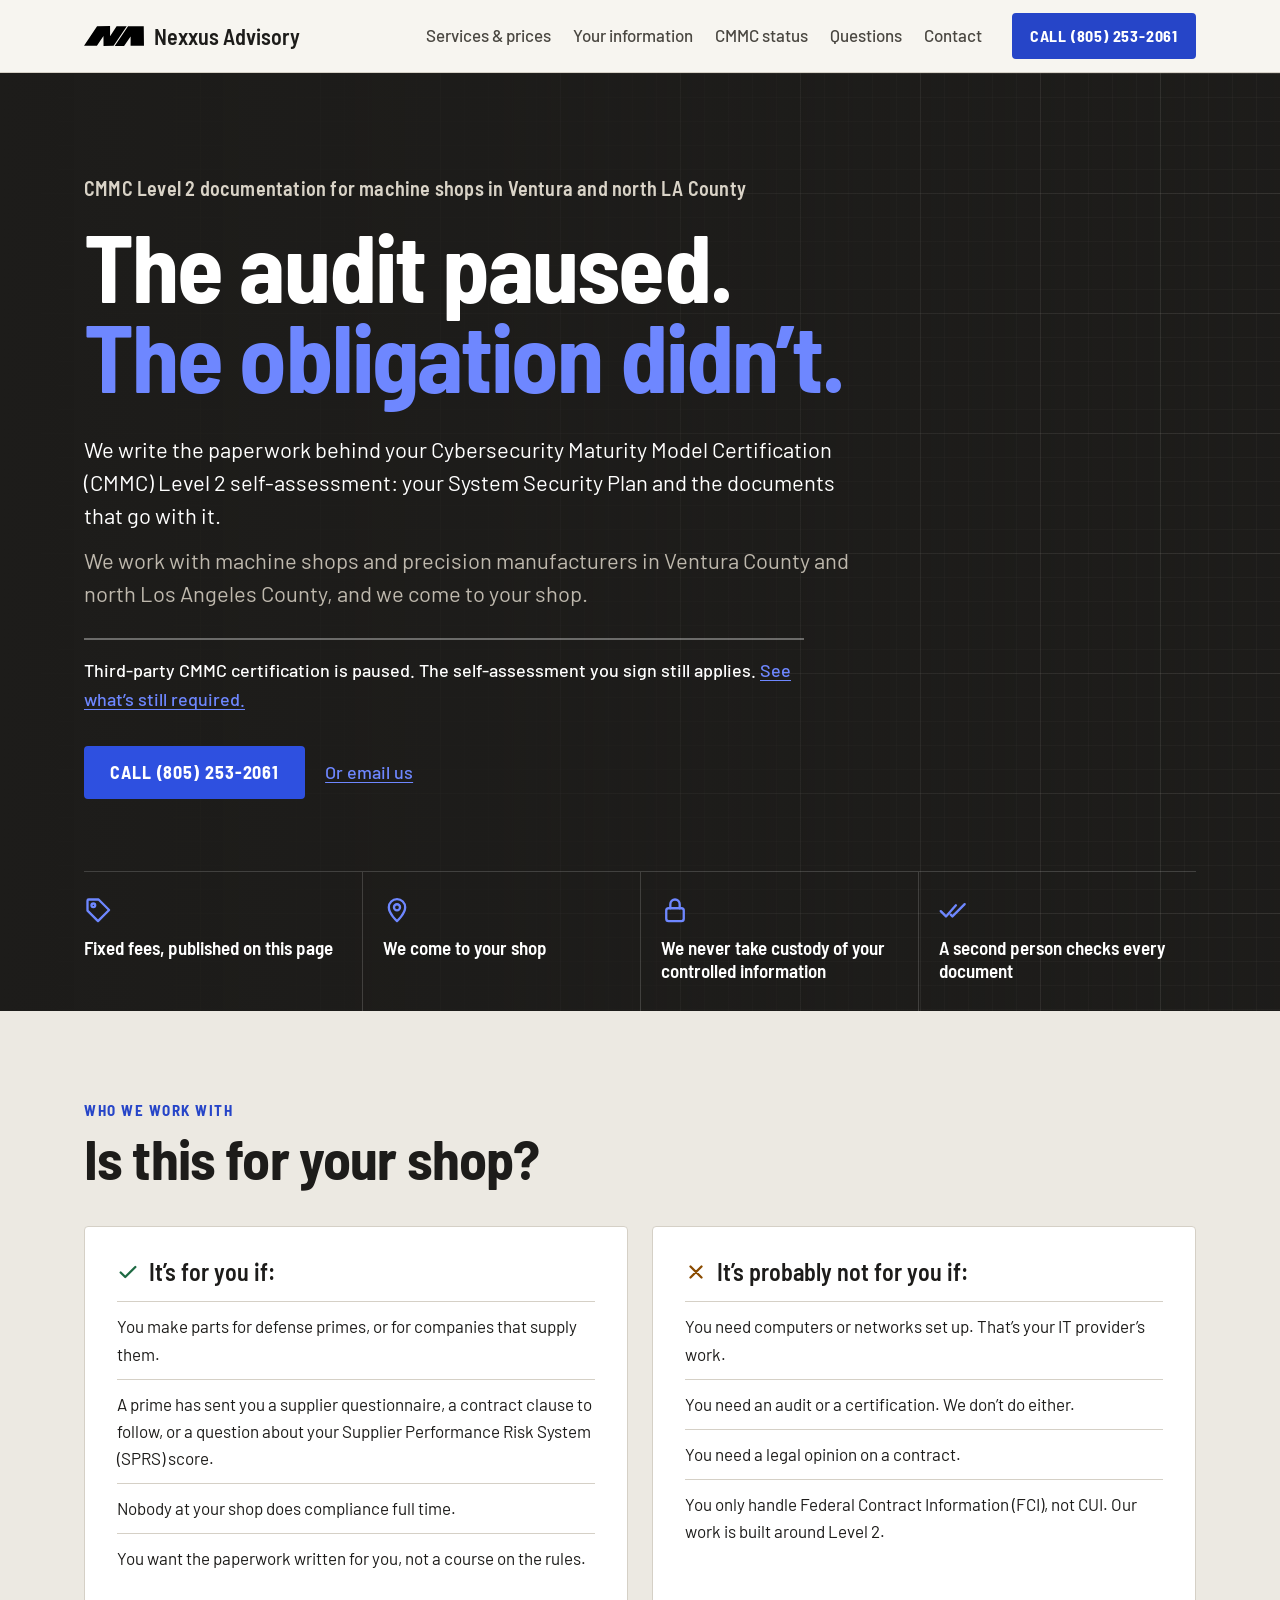
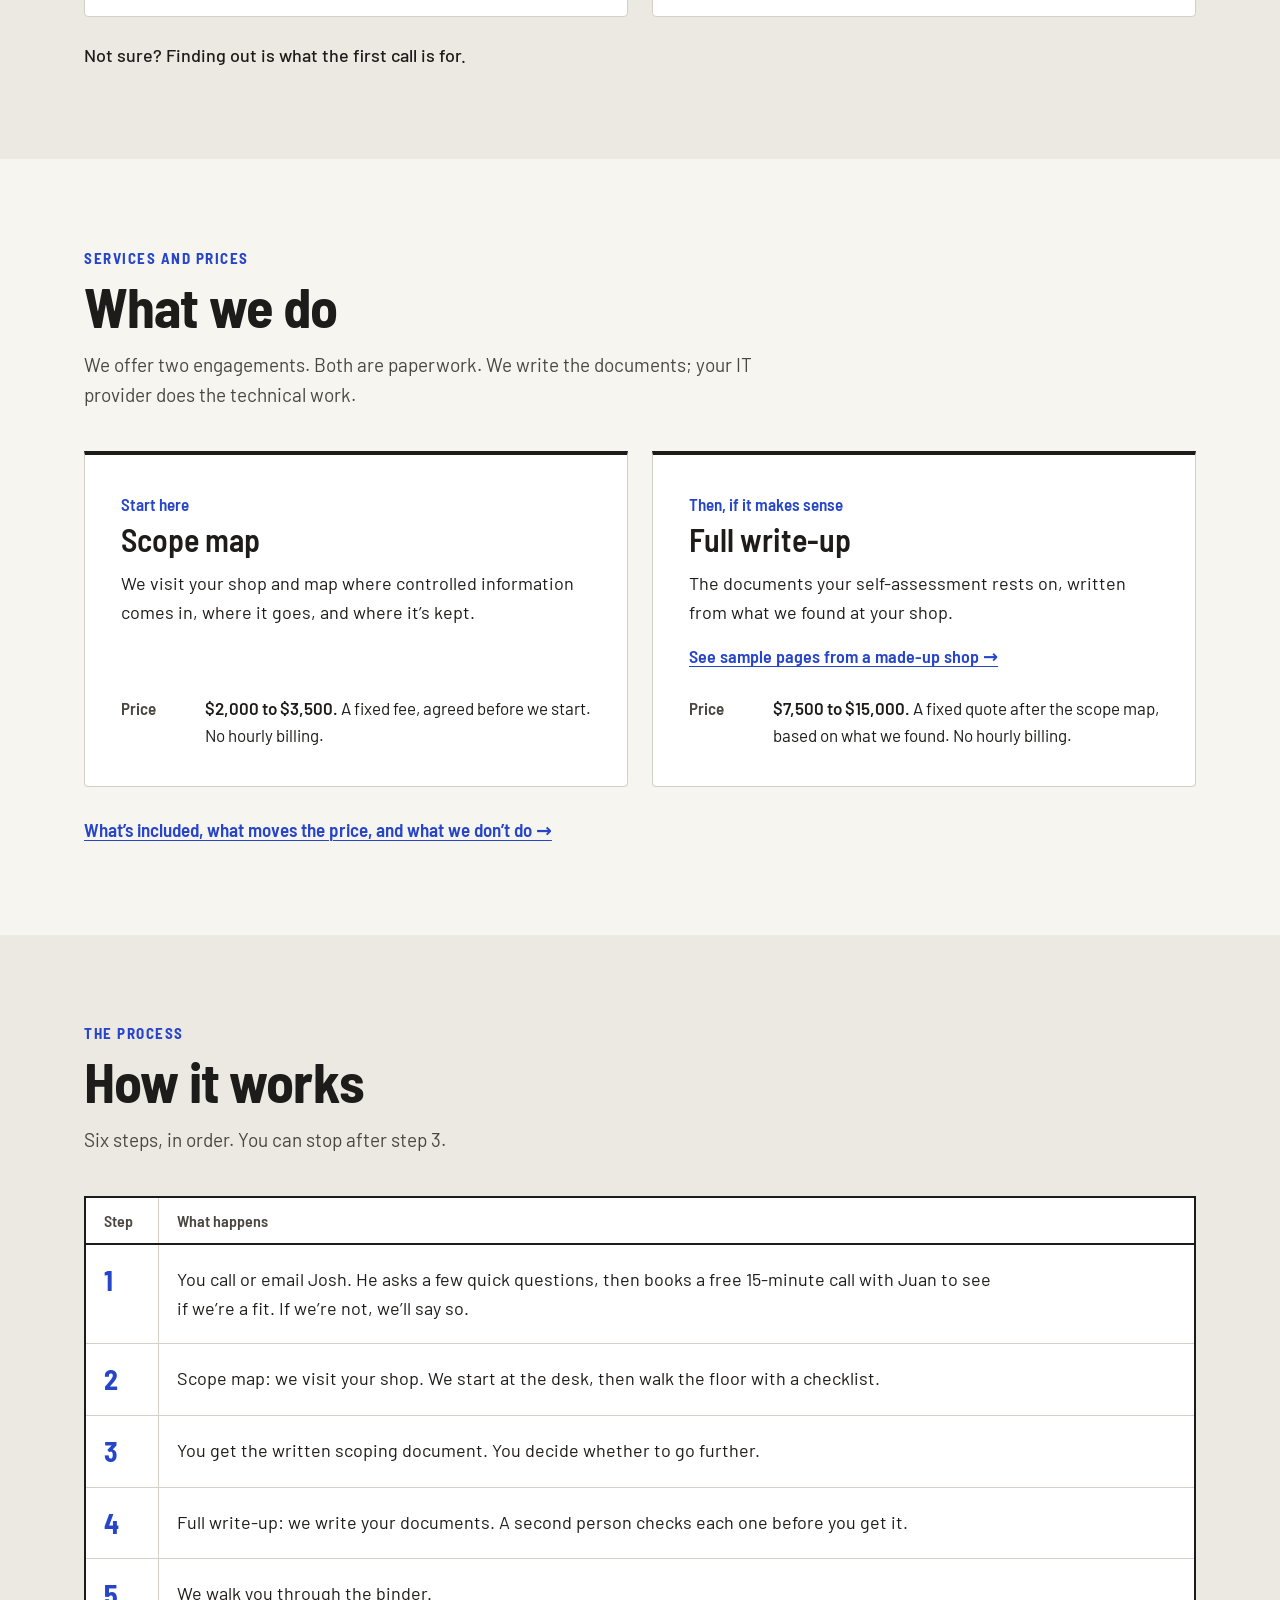
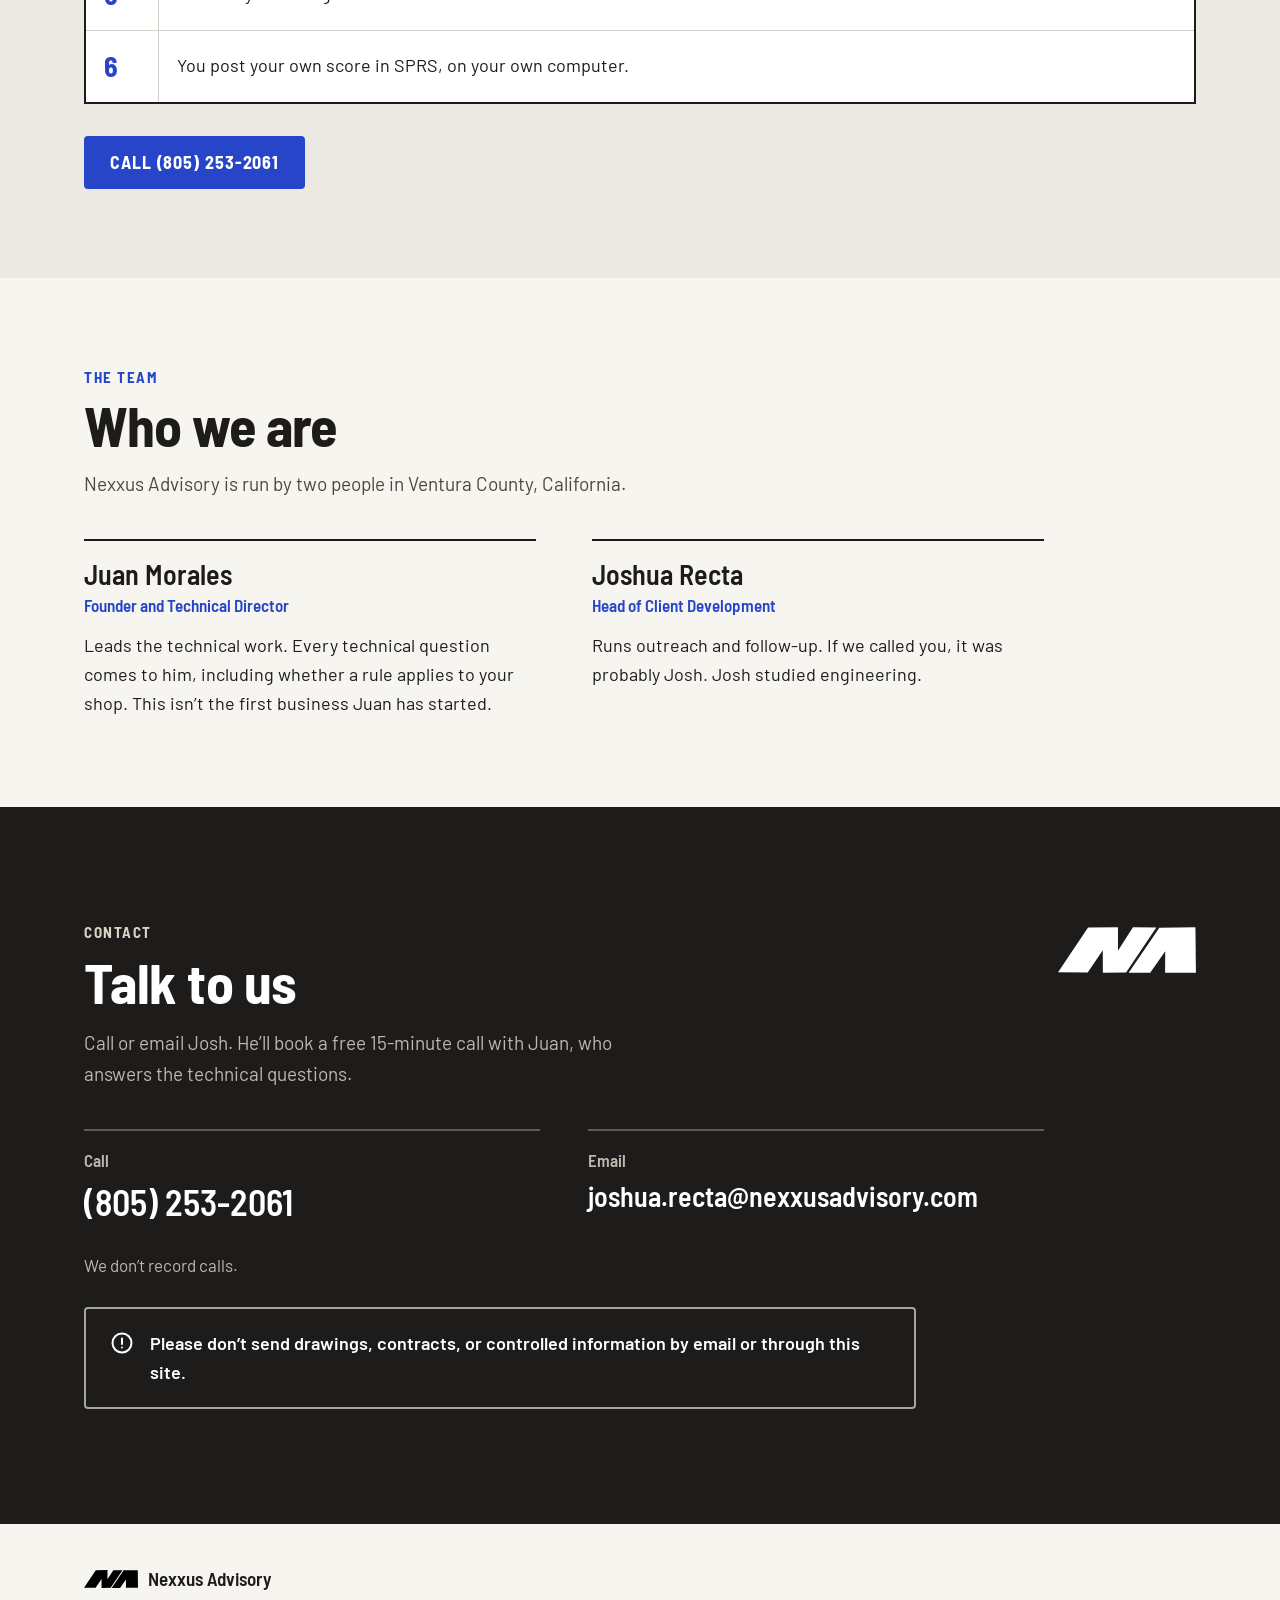
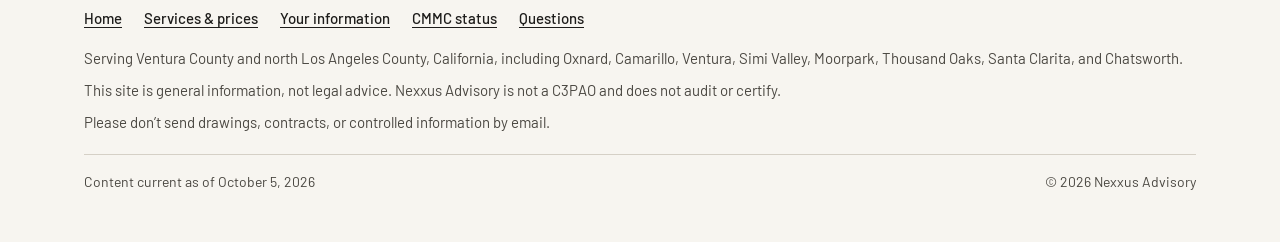
<file: index.html>
<!doctype html>
<html lang="en">
<head>
<meta charset="utf-8">
<meta name="viewport" content="width=device-width, initial-scale=1, viewport-fit=cover">
<title>CMMC Level 2 documentation for Ventura County machine shops | Nexxus Advisory</title>
<meta name="description" content="We write the System Security Plan and documents behind your CMMC Level 2 self-assessment, at your shop. For machine shops in Ventura and north LA County.">
<link rel="canonical" href="https://nexxusadvisory.com/">
<meta name="theme-color" content="#F7F5F0">
<meta property="og:type" content="website">
<meta property="og:site_name" content="Nexxus Advisory">
<meta property="og:url" content="https://nexxusadvisory.com/">
<meta property="og:title" content="The audit paused. The obligation didn’t.">
<meta property="og:description" content="We write the System Security Plan and documents behind your CMMC Level 2 self-assessment, at your shop. For machine shops in Ventura and north LA County.">
<meta property="og:image" content="https://nexxusadvisory.com/og-image.png">
<meta property="og:image:width" content="1200">
<meta property="og:image:height" content="630">
<meta property="og:image:alt" content="Nexxus Advisory: The audit paused. The obligation didn’t.">
<meta name="twitter:card" content="summary_large_image">
<link rel="icon" type="image/svg+xml" href="/favicon.svg">
<link rel="preload" href="/fonts/barlow-semi-condensed-latin-700-normal.woff2" as="font" type="font/woff2" crossorigin>
<link rel="preload" href="/fonts/barlow-latin-400-normal.woff2" as="font" type="font/woff2" crossorigin>
<link rel="stylesheet" href="/fonts.css">
<link rel="stylesheet" href="/styles.css">
<script type="application/ld+json">
{
  "@context": "https://schema.org",
  "@type": "ProfessionalService",
  "name": "Nexxus Advisory",
  "url": "https://nexxusadvisory.com/",
  "logo": "https://nexxusadvisory.com/logo.png",
  "telephone": "+1-805-253-2061",
  "email": "joshua.recta@nexxusadvisory.com",
  "description": "We write the System Security Plan and documents behind your CMMC Level 2 self-assessment, at your shop. For machine shops in Ventura and north LA County.",
  "priceRange": "$2,000–$15,000",
  "areaServed": [
    {
      "@type": "AdministrativeArea",
      "name": "Ventura County, California"
    },
    {
      "@type": "AdministrativeArea",
      "name": "Los Angeles County, California"
    },
    {
      "@type": "City",
      "name": "Oxnard, California"
    },
    {
      "@type": "City",
      "name": "Camarillo, California"
    },
    {
      "@type": "City",
      "name": "Ventura, California"
    },
    {
      "@type": "City",
      "name": "Simi Valley, California"
    },
    {
      "@type": "City",
      "name": "Moorpark, California"
    },
    {
      "@type": "City",
      "name": "Thousand Oaks, California"
    },
    {
      "@type": "City",
      "name": "Santa Clarita, California"
    },
    {
      "@type": "City",
      "name": "Chatsworth, California"
    }
  ],
  "knowsAbout": [
    "CMMC Level 2",
    "NIST SP 800-171",
    "System Security Plan",
    "Plan of action and milestones",
    "Supplier Performance Risk System"
  ],
  "employee": [
    {
      "@type": "Person",
      "name": "Juan Morales",
      "jobTitle": "Founder and Technical Director"
    },
    {
      "@type": "Person",
      "name": "Joshua Recta",
      "jobTitle": "Head of Client Development"
    }
  ],
  "hasOfferCatalog": {
    "@type": "OfferCatalog",
    "name": "CMMC Level 2 documentation",
    "itemListElement": [
      {
        "@type": "Offer",
        "itemOffered": {
          "@type": "Service",
          "name": "Scope map",
          "description": "We visit your shop and map where controlled information comes in, where it goes, and where it's kept, then give you a written scoping document."
        },
        "priceSpecification": {
          "@type": "PriceSpecification",
          "minPrice": 2000,
          "maxPrice": 3500,
          "priceCurrency": "USD"
        }
      },
      {
        "@type": "Offer",
        "itemOffered": {
          "@type": "Service",
          "name": "Full write-up",
          "description": "Your System Security Plan, score worksheet, plan of action and milestones, supporting policies, and an evidence binder, written from what we found at your shop."
        },
        "priceSpecification": {
          "@type": "PriceSpecification",
          "minPrice": 7500,
          "maxPrice": 15000,
          "priceCurrency": "USD"
        }
      }
    ]
  }
}
</script>
</head>
<body>

<a class="skip-link" href="#main">Skip to content</a>

<header class="site-header">
  <div class="wrap">
    <a class="brand" href="/" aria-label="Nexxus Advisory, home">
      <svg class="mark" viewBox="0 0 1924 638" aria-hidden="true" focusable="false"><path fill="#000" d="M1371 5 1045 3 836 328 836 1 419 6 1 629 414 632 624 323 626 637 949 634Z M1916 3 1413 9 985 636 1285 636 1495 338 1493 635 1923 635Z"></path></svg>
      <span>Nexxus Advisory</span>
    </a>
    <nav class="site-nav" aria-label="Pages">
      <ul>
        <li><a href="/services/">Services &amp; prices</a></li>
        <li><a href="/your-information/">Your information</a></li>
        <li><a href="/cmmc-status/">CMMC status</a></li>
        <li><a href="/questions/">Questions</a></li>
        <li><a href="#contact">Contact</a></li>
      </ul>
    </nav>
    <a class="btn btn-primary header-call" href="tel:+18052532061">Call (805) 253-2061</a>
    <details class="menu">
      <summary><svg viewBox="0 0 24 24" fill="none" stroke="currentColor" stroke-width="2" stroke-linecap="round" aria-hidden="true" focusable="false"><path class="menu-bars" d="M4 7h16M4 12h16M4 17h16"></path><path class="menu-x" d="M6 6l12 12M18 6L6 18"></path></svg><span>Menu</span></summary>
      <nav class="menu-panel" aria-label="Menu">
        <ul>
        <li><a href="/" aria-current="page">Home</a></li>
        <li><a href="/services/">Services &amp; prices</a></li>
        <li><a href="/your-information/">Your information</a></li>
        <li><a href="/cmmc-status/">CMMC status</a></li>
        <li><a href="/questions/">Questions</a></li>
        </ul>
      </nav>
    </details>
  </div>
</header>

<main id="main">

  <section class="hero" id="top" aria-labelledby="hero-title">
    <svg class="trace" viewBox="0 0 576 744" aria-hidden="true" focusable="false">
      <defs>
        <filter id="leak-soft" filterUnits="userSpaceOnUse" x="0" y="0" width="576" height="744"><feGaussianBlur stdDeviation="3"></feGaussianBlur></filter>
      </defs>
      <rect class="trace-shop" x="168" y="168" width="360" height="456" rx="4"></rect>
      <text class="trace-caps" x="180" y="190">YOUR SHOP</text>
      <g class="leak leak-1">
        <path class="leak-halo" filter="url(#leak-soft)" d="M312 240H576M288 216V144"></path>
        <circle class="leak-halo" filter="url(#leak-soft)" cx="528" cy="240" r="8"></circle>
        <circle class="leak-halo" filter="url(#leak-soft)" cx="288" cy="168" r="8"></circle>
        <path class="trace-grow" d="M312 240H576M288 216V144"></path>
      </g>
      <g class="leak leak-2">
        <path class="leak-halo" filter="url(#leak-soft)" d="M480 384H576"></path>
        <circle class="leak-halo" filter="url(#leak-soft)" cx="528" cy="384" r="8"></circle>
        <path class="trace-grow" d="M480 384H576"></path>
      </g>
      <g class="leak leak-3">
        <path class="leak-halo" filter="url(#leak-soft)" d="M480 528H576M432 552V576H576"></path>
        <circle class="leak-halo" filter="url(#leak-soft)" cx="528" cy="528" r="8"></circle>
        <circle class="leak-halo" filter="url(#leak-soft)" cx="528" cy="576" r="8"></circle>
        <path class="trace-grow" d="M480 528H576M432 552V576H576"></path>
      </g>
      <path class="trace-route" d="M408 96H264V384H432V528H120V24H408V96"></path>
      <path class="trace-pulse" d="M408 96H264V384H432V528H120V24H408V96"></path>
      <g class="trace-node">
        <rect x="360" y="72" width="96" height="48" rx="3"></rect>
        <rect x="216" y="216" width="96" height="48" rx="3"></rect>
        <rect x="216" y="360" width="96" height="48" rx="3"></rect>
        <rect x="384" y="360" width="96" height="48" rx="3"></rect>
        <rect x="384" y="504" width="96" height="48" rx="3"></rect>
        <rect x="216" y="504" width="96" height="48" rx="3"></rect>
      </g>
      <g class="trace-label">
        <text x="408" y="100.5">PRIME</text>
        <text x="264" y="244.5">OFFICE</text>
        <text x="264" y="388.5">FILE SERVER</text>
        <text x="432" y="388.5">CAM PC</text>
        <text x="432" y="532.5">SHOP FLOOR</text>
        <text x="264" y="532.5">QUALITY</text>
      </g>
      <g class="trace-via">
        <circle cx="264" cy="96" r="3.5"></circle>
        <circle cx="120" cy="528" r="3.5"></circle>
        <circle cx="120" cy="24" r="3.5"></circle>
        <circle cx="408" cy="24" r="3.5"></circle>
      </g>
      <g class="trace-exit">
        <circle cx="528" cy="240" r="3.5"></circle>
        <circle cx="528" cy="384" r="3.5"></circle>
        <circle cx="528" cy="528" r="3.5"></circle>
        <circle cx="528" cy="576" r="3.5"></circle>
        <circle cx="288" cy="168" r="3.5"></circle>
        <circle cx="288" cy="144" r="3.5"></circle>
      </g>
      <g class="note">
        <path class="note-line" d="M181 64H128M313 148H296M556 189V232M556 333V376M556 477V520M556 601V584"></path>
        <g class="note-balloon">
          <circle cx="192" cy="64" r="11"></circle><text x="192" y="68">4</text>
          <circle cx="324" cy="148" r="11"></circle><text x="324" y="152">3</text>
          <circle cx="556" cy="178" r="11"></circle><text x="556" y="182">2</text>
          <circle cx="556" cy="322" r="11"></circle><text x="556" y="326">1</text>
          <circle cx="556" cy="466" r="11"></circle><text x="556" y="470">6</text>
          <circle cx="556" cy="612" r="11"></circle><text x="556" y="616">5</text>
        </g>
        <path class="note-line" d="M168 630V672M528 630V672M168 664H310M386 664H528"></path>
        <path class="note-arrow" d="M168 664l9-3.5v7zM528 664l-9-3.5v7z"></path>
        <text class="note-text" x="348" y="668">SCOPE</text>
        <rect class="note-block" x="200" y="690" width="280" height="30"></rect>
        <svg class="note-mark" x="212" y="699" width="36" height="12" viewBox="0 0 1924 638"><path fill="#fff" d="M1371 5 1045 3 836 328 836 1 419 6 1 629 414 632 624 323 626 637 949 634Z M1916 3 1413 9 985 636 1285 636 1495 338 1493 635 1923 635Z"></path></svg>
        <text class="note-title" x="362" y="709.5">MAPPED BY NEXXUS ADVISORY</text>
      </g>
      <rect class="trace-hit" x="144" y="0" width="432" height="744"></rect>
    </svg>
    <div class="wrap">
      <h1 id="hero-title" class="hero-kicker">CMMC Level 2 documentation for machine shops in Ventura and north LA County</h1>
      <p class="hero-slogan"><span>The audit paused.</span> <span>The obligation didn’t.</span></p>
      <p class="lede">We write the paperwork behind your Cybersecurity Maturity Model Certification (CMMC) Level 2 self-assessment: your System Security Plan and the documents that go with it.</p>
      <p class="lede">We work with machine shops and precision manufacturers in Ventura County and north Los Angeles County, and we come to your shop.</p>
      <p class="hero-status">Third-party CMMC certification is paused. The self-assessment you sign still applies. <a href="/cmmc-status/">See what’s still required.</a></p>
      <div class="actions">
        <a class="btn btn-primary" href="tel:+18052532061">Call (805) 253-2061</a>
        <a class="text-link" href="mailto:joshua.recta@nexxusadvisory.com?subject=CMMC%20documentation">Or email us</a>
      </div>
      <ul class="facts" aria-label="At a glance">
        <li><a href="#services"><svg class="ico ico-tag" viewBox="0 0 24 24" fill="none" stroke="currentColor" stroke-width="2" stroke-linecap="round" stroke-linejoin="round" aria-hidden="true" focusable="false"><path d="M3 12.5V4a1 1 0 0 1 1-1h8.5l9 9-9.5 9.5z"></path><circle cx="8" cy="8" r="1.6"></circle></svg><span>Fixed fees, published on this page</span></a></li>
        <li><a href="#process"><svg class="ico ico-pin" viewBox="0 0 24 24" fill="none" stroke="currentColor" stroke-width="2" stroke-linecap="round" stroke-linejoin="round" aria-hidden="true" focusable="false"><path d="M12 21.5s-7-6.3-7-11.8a7 7 0 0 1 14 0c0 5.5-7 11.8-7 11.8z"></path><circle cx="12" cy="9.7" r="2.6"></circle></svg><span>We come to your shop</span></a></li>
        <li><a href="/your-information/"><svg class="ico ico-lock" viewBox="0 0 24 24" fill="none" stroke="currentColor" stroke-width="2" stroke-linecap="round" stroke-linejoin="round" aria-hidden="true" focusable="false"><rect x="4.5" y="10.5" width="15" height="11" rx="2"></rect><path class="shackle" d="M8 10.5V7a4 4 0 0 1 8 0v3.5"></path></svg><span>We never take custody of your controlled information</span></a></li>
        <li><a href="#process"><svg class="ico ico-check" viewBox="0 0 24 24" fill="none" stroke="currentColor" stroke-width="2" stroke-linecap="round" stroke-linejoin="round" aria-hidden="true" focusable="false"><path class="check-1" pathLength="1" d="M1.5 13l4.5 4.5L14.5 8"></path><path class="check-2" pathLength="1" d="M10 16l1.5 1.5L22 7"></path></svg><span>A second person checks every document</span></a></li>
      </ul>
    </div>
  </section>

  <section class="section section-alt" id="for-you" aria-labelledby="for-you-title">
    <div class="wrap">
      <div class="section-head">
        <p class="eyebrow">Who we work with</p>
        <h2 id="for-you-title">Is this for your shop?</h2>
      </div>
      <div class="fit">
        <div class="fit-col fit-yes">
          <h3><svg viewBox="0 0 24 24" fill="none" stroke="currentColor" stroke-width="2.5" stroke-linecap="round" stroke-linejoin="round" aria-hidden="true" focusable="false"><path d="M4 12.5l5 5L20 6.5"></path></svg>It’s for you if:</h3>
          <ul>
            <li>You make parts for defense primes, or for companies that supply them.</li>
            <li>A prime has sent you a supplier questionnaire, a contract clause to follow, or a question about your Supplier Performance Risk System (SPRS) score.</li>
            <li>Nobody at your shop does compliance full time.</li>
            <li>You want the paperwork written for you, not a course on the rules.</li>
          </ul>
        </div>
        <div class="fit-col fit-no">
          <h3><svg viewBox="0 0 24 24" fill="none" stroke="currentColor" stroke-width="2.5" stroke-linecap="round" stroke-linejoin="round" aria-hidden="true" focusable="false"><path d="M6 6l12 12M18 6L6 18"></path></svg>It’s probably not for you if:</h3>
          <ul>
            <li>You need computers or networks set up. That’s your IT provider’s work.</li>
            <li>You need an audit or a certification. We don’t do either.</li>
            <li>You need a legal opinion on a contract.</li>
            <li>You only handle Federal Contract Information (FCI), not CUI. Our work is built around Level 2.</li>
          </ul>
        </div>
      </div>
      <p class="fit-close">Not sure? Finding out is what the first call is for.</p>
    </div>
  </section>

  <section class="section" id="services" aria-labelledby="services-title">
    <div class="wrap">
      <div class="section-head">
        <p class="eyebrow">Services and prices</p>
        <h2 id="services-title">What we do</h2>
        <p>We offer two engagements. Both are paperwork. We write the documents; your IT provider does the technical work.</p>
      </div>
      <div class="services">
        <article class="service">
          <p class="service-when">Start here</p>
          <h3>Scope map</h3>
          <p class="service-what">We visit your shop and map where controlled information comes in, where it goes, and where it’s kept.</p>
          <dl class="service-terms">
            <dt>Price</dt>
            <dd><strong>$2,000 to $3,500.</strong> A fixed fee, agreed before we start. No hourly billing.</dd>
          </dl>
        </article>
        <article class="service">
          <p class="service-when">Then, if it makes sense</p>
          <h3>Full write-up</h3>
          <p class="service-what">The documents your self-assessment rests on, written from what we found at your shop.</p>
          <p class="service-sample"><a href="/sample-documents/">See sample pages from a made-up shop</a></p>
          <dl class="service-terms">
            <dt>Price</dt>
            <dd><strong>$7,500 to $15,000.</strong> A fixed quote after the scope map, based on what we found. No hourly billing.</dd>
          </dl>
        </article>
      </div>
      <p class="more-link"><a href="/services/">What’s included, what moves the price, and what we don’t do</a></p>
    </div>
  </section>

  <section class="section section-alt" id="process" aria-labelledby="process-title">
    <div class="wrap">
      <div class="section-head">
        <p class="eyebrow">The process</p>
        <h2 id="process-title">How it works</h2>
        <p>Six steps, in order. You can stop after step 3.</p>
      </div>
      <div class="traveler">
        <div class="traveler-head" aria-hidden="true">
          <span>Step</span>
          <span>What happens</span>
        </div>
        <ol class="ops">
          <li class="op"><p class="op-num"><span>Step</span> 1</p><p>You call or email Josh. He asks a few quick questions, then books a free 15-minute call with Juan to see if we’re a fit. If we’re not, we’ll say so.</p></li>
          <li class="op"><p class="op-num"><span>Step</span> 2</p><p>Scope map: we visit your shop. We start at the desk, then walk the floor with a checklist.</p></li>
          <li class="op"><p class="op-num"><span>Step</span> 3</p><p>You get the written scoping document. You decide whether to go further.</p></li>
          <li class="op"><p class="op-num"><span>Step</span> 4</p><p>Full write-up: we write your documents. A second person checks each one before you get it.</p></li>
          <li class="op"><p class="op-num"><span>Step</span> 5</p><p>We walk you through the binder.</p></li>
          <li class="op"><p class="op-num"><span>Step</span> 6</p><p>You post your own score in SPRS, on your own computer.</p></li>
        </ol>
      </div>
      <div class="actions">
        <a class="btn btn-primary" href="tel:+18052532061">Call (805) 253-2061</a>
      </div>
    </div>
  </section>

  <section class="section" id="about" aria-labelledby="about-title">
    <div class="wrap">
      <div class="section-head">
        <p class="eyebrow">The team</p>
        <h2 id="about-title">Who we are</h2>
        <p>Nexxus Advisory is run by two people in Ventura County, California.</p>
      </div>
      <div class="people">
        <div class="person">
          <h3>Juan Morales</h3>
          <p class="person-role">Founder and Technical Director</p>
          <p>Leads the technical work. Every technical question comes to him, including whether a rule applies to your shop. This isn’t the first business Juan has started.</p>
        </div>
        <div class="person">
          <h3>Joshua Recta</h3>
          <p class="person-role">Head of Client Development</p>
          <p>Runs outreach and follow-up. If we called you, it was probably Josh. Josh studied engineering.</p>
        </div>
      </div>
    </div>
  </section>

  <section class="contact" id="contact" aria-labelledby="contact-title">
    <div class="wrap">
      <svg class="mark mark-contact" viewBox="0 0 1924 638" aria-hidden="true" focusable="false"><path fill="#fff" d="M1371 5 1045 3 836 328 836 1 419 6 1 629 414 632 624 323 626 637 949 634Z M1916 3 1413 9 985 636 1285 636 1495 338 1493 635 1923 635Z"></path></svg>
      <p class="eyebrow">Contact</p>
      <h2 id="contact-title">Talk to us</h2>
      <p class="contact-sub">Call or email Josh. He’ll book a free 15-minute call with Juan, who answers the technical questions.</p>
      <div class="contact-grid">
        <div class="contact-item">
          <p class="contact-key">Call</p>
          <a href="tel:+18052532061">(805) 253-2061</a>
        </div>
        <div class="contact-item">
          <p class="contact-key">Email</p>
          <a class="email" href="mailto:joshua.recta@nexxusadvisory.com?subject=CMMC%20documentation">joshua.recta<wbr>@nexxusadvisory.com</a>
        </div>
      </div>
      <p class="contact-note">We don’t record calls.</p>
      <p class="warning"><svg viewBox="0 0 24 24" fill="none" stroke="currentColor" stroke-width="2" stroke-linecap="round" stroke-linejoin="round" aria-hidden="true" focusable="false"><circle cx="12" cy="12" r="9.5"></circle><path d="M12 7.5v5.5"></path><path d="M12 16.5v.01"></path></svg><span>Please don’t send drawings, contracts, or controlled information by email or through this site.</span></p>
    </div>
  </section>

</main>

<footer class="site-footer">
  <div class="wrap">
    <p class="footer-name"><svg class="mark" viewBox="0 0 1924 638" aria-hidden="true" focusable="false"><path fill="#000" d="M1371 5 1045 3 836 328 836 1 419 6 1 629 414 632 624 323 626 637 949 634Z M1916 3 1413 9 985 636 1285 636 1495 338 1493 635 1923 635Z"></path></svg><span>Nexxus Advisory</span></p>
    <ul class="footer-nav" aria-label="Pages">
      <li><a href="/">Home</a></li>
      <li><a href="/services/">Services &amp; prices</a></li>
      <li><a href="/your-information/">Your information</a></li>
      <li><a href="/cmmc-status/">CMMC status</a></li>
      <li><a href="/questions/">Questions</a></li>
    </ul>
    <p>Serving Ventura County and north Los Angeles County, California, including Oxnard, Camarillo, Ventura, Simi Valley, Moorpark, Thousand Oaks, Santa Clarita, and Chatsworth.</p>
    <p>This site is general information, not legal advice. Nexxus Advisory is not a C3PAO and does not audit or certify.</p>
    <p>Please don’t send drawings, contracts, or controlled information by email.</p>
    <div class="footer-meta">
      <span>Content current as of <time datetime="2026-10-05">October 5, 2026</time></span>
      <span>© 2026 Nexxus Advisory</span>
    </div>
  </div>
</footer>

<aside class="callbar" aria-label="Call Josh">
  <a class="btn btn-primary" href="tel:+18052532061">Call (805) 253-2061</a>
</aside>

</body>
</html>
</file>
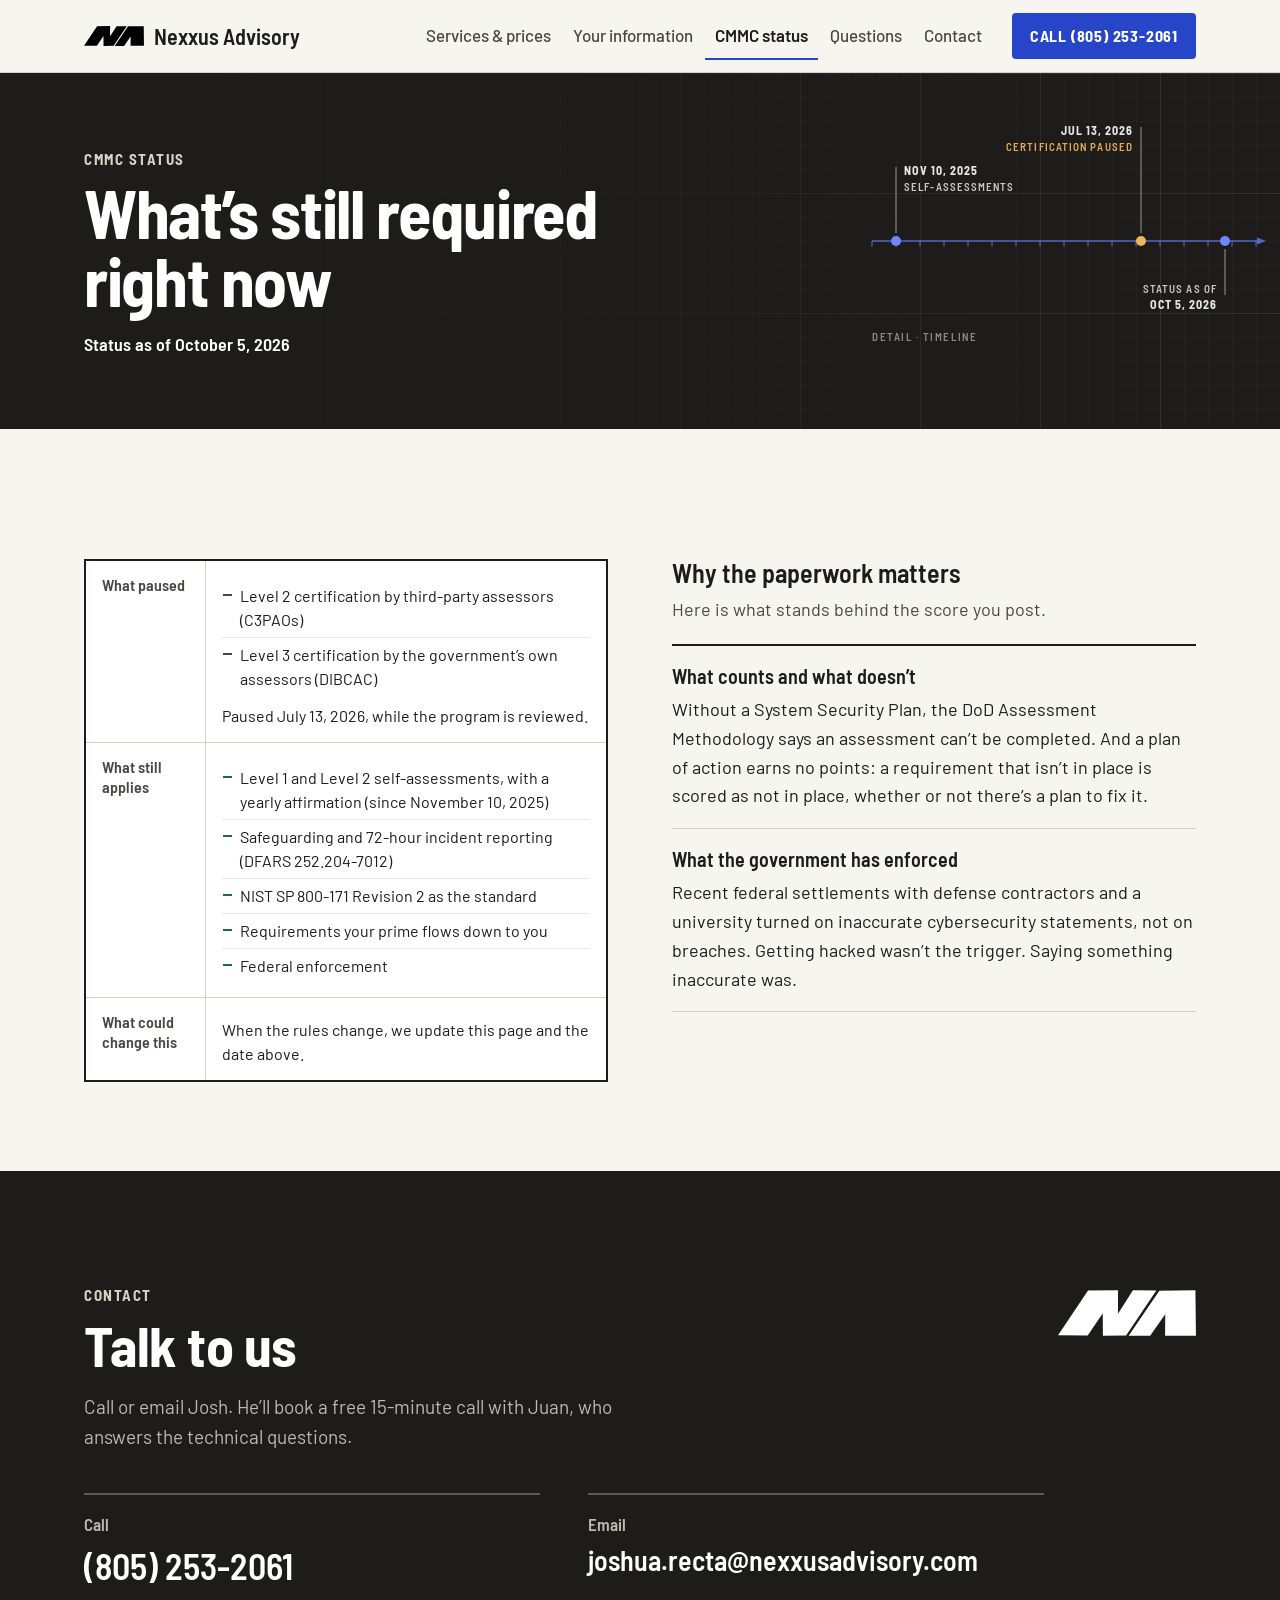
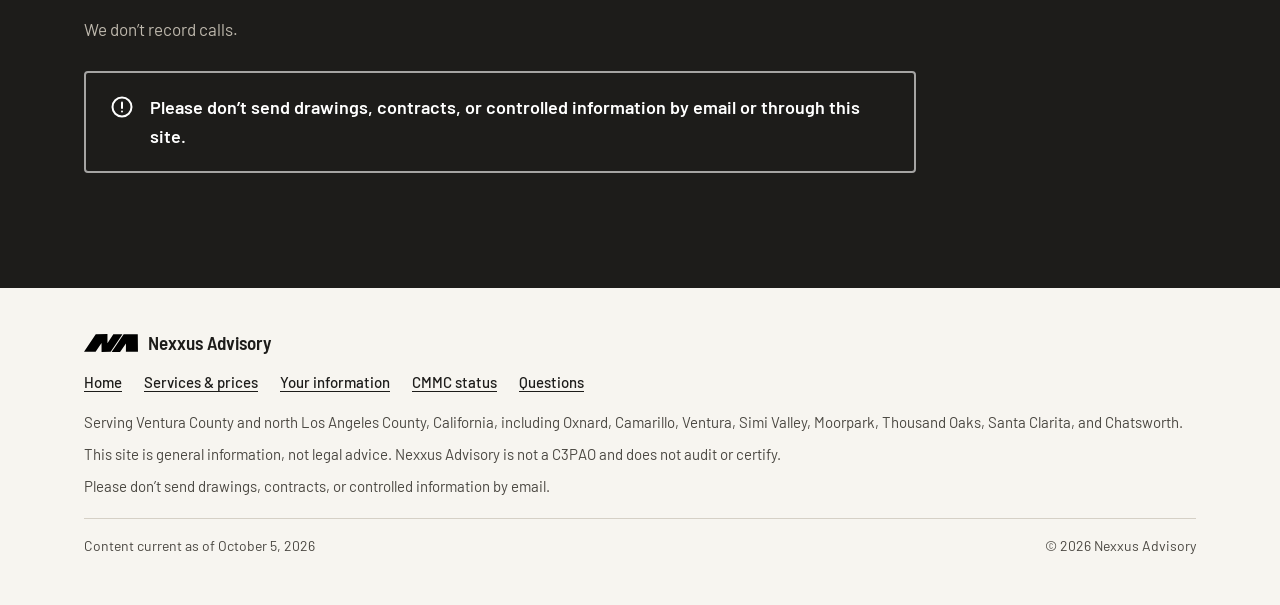
<file: cmmc-status/index.html>
<!doctype html>
<html lang="en">
<head>
<meta charset="utf-8">
<meta name="viewport" content="width=device-width, initial-scale=1, viewport-fit=cover">
<title>CMMC status: what’s still required right now | Nexxus Advisory</title>
<meta name="description" content="Third-party CMMC certification is paused. Self-assessments, safeguarding under DFARS 252.204-7012, and what your prime flows down still apply. Status as of October 5, 2026.">
<link rel="canonical" href="https://nexxusadvisory.com/cmmc-status/">
<meta name="theme-color" content="#F7F5F0">
<meta property="og:type" content="website">
<meta property="og:site_name" content="Nexxus Advisory">
<meta property="og:url" content="https://nexxusadvisory.com/cmmc-status/">
<meta property="og:title" content="CMMC status: what’s still required right now">
<meta property="og:description" content="Third-party CMMC certification is paused. Self-assessments, safeguarding under DFARS 252.204-7012, and what your prime flows down still apply. Status as of October 5, 2026.">
<meta property="og:image" content="https://nexxusadvisory.com/og-image.png">
<meta property="og:image:width" content="1200">
<meta property="og:image:height" content="630">
<meta property="og:image:alt" content="Nexxus Advisory: The audit paused. The obligation didn’t.">
<meta name="twitter:card" content="summary_large_image">
<link rel="icon" type="image/svg+xml" href="/favicon.svg">
<link rel="preload" href="/fonts/barlow-semi-condensed-latin-700-normal.woff2" as="font" type="font/woff2" crossorigin>
<link rel="preload" href="/fonts/barlow-latin-400-normal.woff2" as="font" type="font/woff2" crossorigin>
<link rel="stylesheet" href="/fonts.css">
<link rel="stylesheet" href="/styles.css">
</head>
<body>

<a class="skip-link" href="#main">Skip to content</a>

<header class="site-header">
  <div class="wrap">
    <a class="brand" href="/" aria-label="Nexxus Advisory, home">
      <svg class="mark" viewBox="0 0 1924 638" aria-hidden="true" focusable="false"><path fill="#000" d="M1371 5 1045 3 836 328 836 1 419 6 1 629 414 632 624 323 626 637 949 634Z M1916 3 1413 9 985 636 1285 636 1495 338 1493 635 1923 635Z"></path></svg>
      <span>Nexxus Advisory</span>
    </a>
    <nav class="site-nav" aria-label="Pages">
      <ul>
        <li><a href="/services/">Services &amp; prices</a></li>
        <li><a href="/your-information/">Your information</a></li>
        <li><a href="/cmmc-status/" aria-current="page">CMMC status</a></li>
        <li><a href="/questions/">Questions</a></li>
        <li><a href="#contact">Contact</a></li>
      </ul>
    </nav>
    <a class="btn btn-primary header-call" href="tel:+18052532061">Call (805) 253-2061</a>
    <details class="menu">
      <summary><svg viewBox="0 0 24 24" fill="none" stroke="currentColor" stroke-width="2" stroke-linecap="round" aria-hidden="true" focusable="false"><path class="menu-bars" d="M4 7h16M4 12h16M4 17h16"></path><path class="menu-x" d="M6 6l12 12M18 6L6 18"></path></svg><span>Menu</span></summary>
      <nav class="menu-panel" aria-label="Menu">
        <ul>
        <li><a href="/">Home</a></li>
        <li><a href="/services/">Services &amp; prices</a></li>
        <li><a href="/your-information/">Your information</a></li>
        <li><a href="/cmmc-status/" aria-current="page">CMMC status</a></li>
        <li><a href="/questions/">Questions</a></li>
        </ul>
      </nav>
    </details>
  </div>
</header>

<main id="main">

  <section class="hero page-hero" aria-labelledby="page-title">
    <svg class="detail" viewBox="0 0 432 264" aria-hidden="true" focusable="false">
      <path class="trace-route" d="M24 144H410"></path>
      <path class="trace-arrow" d="M418 144l-9-3.5v7z"></path>
      <path class="detail-tick" d="M24 144V150M48 144V150M72 144V150M96 144V150M120 144V150M144 144V150M168 144V150M192 144V150M216 144V150M240 144V150M264 144V150M288 144V150M312 144V150M336 144V150M360 144V150M384 144V150M408 144V150"></path>
      <path class="note-line" d="M48 136V70M293 136V30M377 152V198"></path>
      <circle class="detail-dot" cx="48" cy="144" r="5"></circle>
      <circle class="detail-dot-hold" cx="293" cy="144" r="5"></circle>
      <circle class="detail-dot" cx="377" cy="144" r="5"></circle>
      <text class="detail-date" x="56" y="78">NOV 10, 2025</text>
      <text class="detail-what" x="56" y="94">SELF-ASSESSMENTS</text>
      <text class="detail-date detail-end" x="285" y="38">JUL 13, 2026</text>
      <text class="detail-what detail-hold detail-end" x="285" y="54">CERTIFICATION PAUSED</text>
      <text class="detail-what detail-end" x="369" y="196">STATUS AS OF</text>
      <text class="detail-date detail-end" x="369" y="212">OCT 5, 2026</text>
      <text class="trace-caps" x="24" y="244">DETAIL · TIMELINE</text>
    </svg>
    <div class="wrap">
      <p class="eyebrow">CMMC status</p>
      <h1 id="page-title">What’s still required right now</h1>
      <p class="date-line">Status as of <time datetime="2026-10-05">October 5, 2026</time></p>
    </div>
  </section>

  <section class="section" id="status" aria-label="Status details">
    <div class="wrap">
      <div class="status-grid">
        <div class="notice">
          <div class="notice-row">
            <h2 class="notice-key">What paused</h2>
            <div class="notice-val">
              <ul>
                <li>Level 2 certification by third-party assessors (C3PAOs)</li>
                <li>Level 3 certification by the government’s own assessors (DIBCAC)</li>
              </ul>
              <p>Paused July 13, 2026, while the program is reviewed.</p>
            </div>
          </div>
          <div class="notice-row">
            <h2 class="notice-key">What still applies</h2>
            <div class="notice-val">
              <ul class="applies">
                <li>Level 1 and Level 2 self-assessments, with a yearly affirmation (since November 10, 2025)</li>
                <li>Safeguarding and 72-hour incident reporting (DFARS 252.204-7012)</li>
                <li>NIST SP 800-171 Revision 2 as the standard</li>
                <li>Requirements your prime flows down to you</li>
                <li>Federal enforcement</li>
              </ul>
            </div>
          </div>
          <div class="notice-row">
            <h2 class="notice-key">What could change this</h2>
            <div class="notice-val">
              <p>When the rules change, we update this page and the date above.</p>
            </div>
          </div>
        </div>

        <div class="matters">
          <h2>Why the paperwork matters</h2>
          <p>Here is what stands behind the score you post.</p>
          <div class="matters-list">
            <div class="matters-item">
              <h3>What counts and what doesn’t</h3>
              <p>Without a System Security Plan, the DoD Assessment Methodology says an assessment can’t be completed. And a plan of action earns no points: a requirement that isn’t in place is scored as not in place, whether or not there’s a plan to fix it.</p>
            </div>
            <div class="matters-item">
              <h3>What the government has enforced</h3>
              <p>Recent federal settlements with defense contractors and a university turned on inaccurate cybersecurity statements, not on breaches. Getting hacked wasn’t the trigger. Saying something inaccurate was.</p>
            </div>
          </div>
        </div>
      </div>
    </div>
  </section>

  <section class="contact" id="contact" aria-labelledby="contact-title">
    <div class="wrap">
      <svg class="mark mark-contact" viewBox="0 0 1924 638" aria-hidden="true" focusable="false"><path fill="#fff" d="M1371 5 1045 3 836 328 836 1 419 6 1 629 414 632 624 323 626 637 949 634Z M1916 3 1413 9 985 636 1285 636 1495 338 1493 635 1923 635Z"></path></svg>
      <p class="eyebrow">Contact</p>
      <h2 id="contact-title">Talk to us</h2>
      <p class="contact-sub">Call or email Josh. He’ll book a free 15-minute call with Juan, who answers the technical questions.</p>
      <div class="contact-grid">
        <div class="contact-item">
          <p class="contact-key">Call</p>
          <a href="tel:+18052532061">(805) 253-2061</a>
        </div>
        <div class="contact-item">
          <p class="contact-key">Email</p>
          <a class="email" href="mailto:joshua.recta@nexxusadvisory.com?subject=CMMC%20documentation">joshua.recta<wbr>@nexxusadvisory.com</a>
        </div>
      </div>
      <p class="contact-note">We don’t record calls.</p>
      <p class="warning"><svg viewBox="0 0 24 24" fill="none" stroke="currentColor" stroke-width="2" stroke-linecap="round" stroke-linejoin="round" aria-hidden="true" focusable="false"><circle cx="12" cy="12" r="9.5"></circle><path d="M12 7.5v5.5"></path><path d="M12 16.5v.01"></path></svg><span>Please don’t send drawings, contracts, or controlled information by email or through this site.</span></p>
    </div>
  </section>

</main>

<footer class="site-footer">
  <div class="wrap">
    <p class="footer-name"><svg class="mark" viewBox="0 0 1924 638" aria-hidden="true" focusable="false"><path fill="#000" d="M1371 5 1045 3 836 328 836 1 419 6 1 629 414 632 624 323 626 637 949 634Z M1916 3 1413 9 985 636 1285 636 1495 338 1493 635 1923 635Z"></path></svg><span>Nexxus Advisory</span></p>
    <ul class="footer-nav" aria-label="Pages">
      <li><a href="/">Home</a></li>
      <li><a href="/services/">Services &amp; prices</a></li>
      <li><a href="/your-information/">Your information</a></li>
      <li><a href="/cmmc-status/">CMMC status</a></li>
      <li><a href="/questions/">Questions</a></li>
    </ul>
    <p>Serving Ventura County and north Los Angeles County, California, including Oxnard, Camarillo, Ventura, Simi Valley, Moorpark, Thousand Oaks, Santa Clarita, and Chatsworth.</p>
    <p>This site is general information, not legal advice. Nexxus Advisory is not a C3PAO and does not audit or certify.</p>
    <p>Please don’t send drawings, contracts, or controlled information by email.</p>
    <div class="footer-meta">
      <span>Content current as of <time datetime="2026-10-05">October 5, 2026</time></span>
      <span>© 2026 Nexxus Advisory</span>
    </div>
  </div>
</footer>

<aside class="callbar" aria-label="Call Josh">
  <a class="btn btn-primary" href="tel:+18052532061">Call (805) 253-2061</a>
</aside>

</body>
</html>
</file>
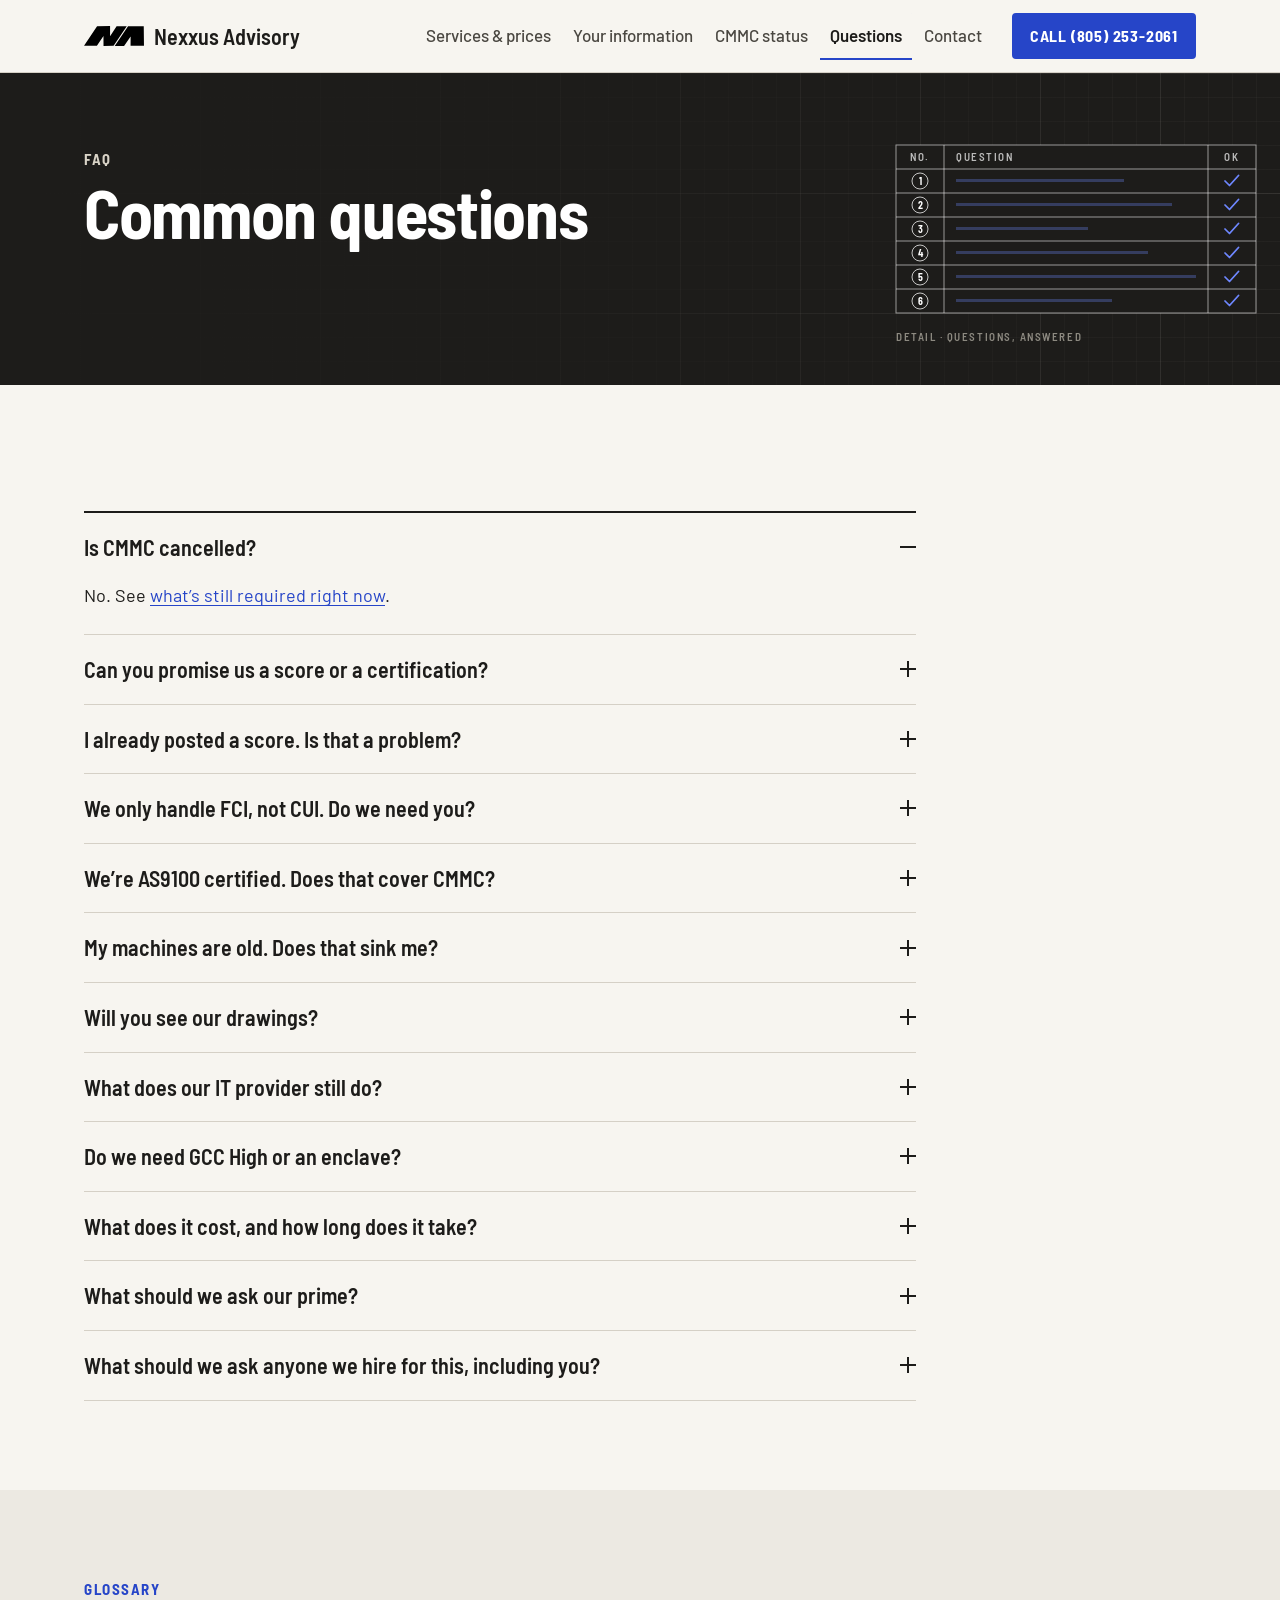
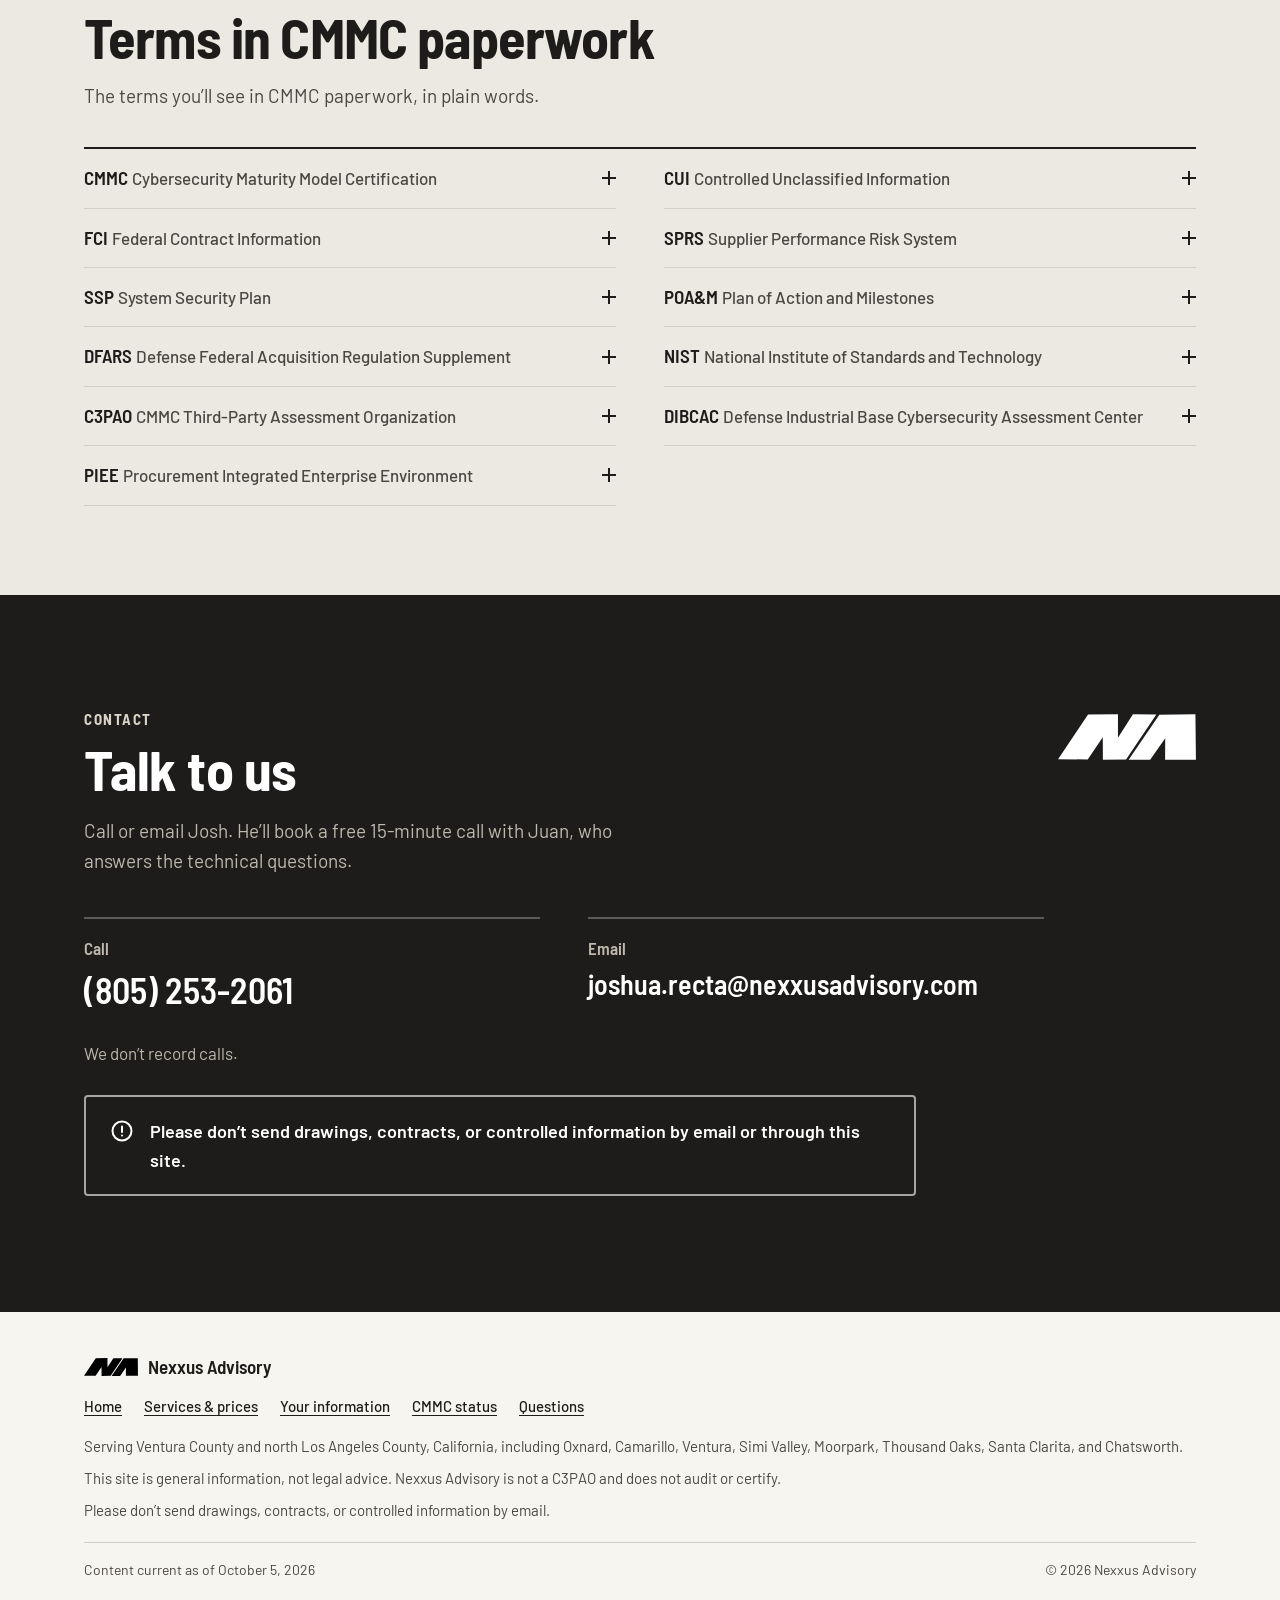
<file: questions/index.html>
<!doctype html>
<html lang="en">
<head>
<meta charset="utf-8">
<meta name="viewport" content="width=device-width, initial-scale=1, viewport-fit=cover">
<title>CMMC questions from machine shops | Nexxus Advisory</title>
<meta name="description" content="Plain answers on CMMC Level 2 for machine shops: cost, AS9100, GCC High, old machines, what to ask your prime, and a glossary of terms.">
<link rel="canonical" href="https://nexxusadvisory.com/questions/">
<meta name="theme-color" content="#F7F5F0">
<meta property="og:type" content="website">
<meta property="og:site_name" content="Nexxus Advisory">
<meta property="og:url" content="https://nexxusadvisory.com/questions/">
<meta property="og:title" content="CMMC questions from machine shops | Nexxus Advisory">
<meta property="og:description" content="Plain answers on CMMC Level 2 for machine shops: cost, AS9100, GCC High, old machines, what to ask your prime, and a glossary of terms.">
<meta property="og:image" content="https://nexxusadvisory.com/og-image.png">
<meta property="og:image:width" content="1200">
<meta property="og:image:height" content="630">
<meta property="og:image:alt" content="Nexxus Advisory: The audit paused. The obligation didn’t.">
<meta name="twitter:card" content="summary_large_image">
<link rel="icon" type="image/svg+xml" href="/favicon.svg">
<link rel="preload" href="/fonts/barlow-semi-condensed-latin-700-normal.woff2" as="font" type="font/woff2" crossorigin>
<link rel="preload" href="/fonts/barlow-latin-400-normal.woff2" as="font" type="font/woff2" crossorigin>
<link rel="stylesheet" href="/fonts.css">
<link rel="stylesheet" href="/styles.css">
</head>
<body>

<a class="skip-link" href="#main">Skip to content</a>

<header class="site-header">
  <div class="wrap">
    <a class="brand" href="/" aria-label="Nexxus Advisory, home">
      <svg class="mark" viewBox="0 0 1924 638" aria-hidden="true" focusable="false"><path fill="#000" d="M1371 5 1045 3 836 328 836 1 419 6 1 629 414 632 624 323 626 637 949 634Z M1916 3 1413 9 985 636 1285 636 1495 338 1493 635 1923 635Z"></path></svg>
      <span>Nexxus Advisory</span>
    </a>
    <nav class="site-nav" aria-label="Pages">
      <ul>
        <li><a href="/services/">Services &amp; prices</a></li>
        <li><a href="/your-information/">Your information</a></li>
        <li><a href="/cmmc-status/">CMMC status</a></li>
        <li><a href="/questions/" aria-current="page">Questions</a></li>
        <li><a href="#contact">Contact</a></li>
      </ul>
    </nav>
    <a class="btn btn-primary header-call" href="tel:+18052532061">Call (805) 253-2061</a>
    <details class="menu">
      <summary><svg viewBox="0 0 24 24" fill="none" stroke="currentColor" stroke-width="2" stroke-linecap="round" aria-hidden="true" focusable="false"><path class="menu-bars" d="M4 7h16M4 12h16M4 17h16"></path><path class="menu-x" d="M6 6l12 12M18 6L6 18"></path></svg><span>Menu</span></summary>
      <nav class="menu-panel" aria-label="Menu">
        <ul>
        <li><a href="/">Home</a></li>
        <li><a href="/services/">Services &amp; prices</a></li>
        <li><a href="/your-information/">Your information</a></li>
        <li><a href="/cmmc-status/">CMMC status</a></li>
        <li><a href="/questions/" aria-current="page">Questions</a></li>
        </ul>
      </nav>
    </details>
  </div>
</header>

<main id="main">

  <section class="hero page-hero" aria-labelledby="page-title">
    <svg class="detail" viewBox="0 0 432 264" aria-hidden="true" focusable="false">
      <rect class="note-block" x="48" y="48" width="360" height="168"></rect>
      <path class="note-line" d="M48 72H408M96 48V216M360 48V216M48 96H408M48 120H408M48 144H408M48 168H408M48 192H408"></path>
      <text class="note-text" x="72" y="64">NO.</text>
      <text class="note-text detail-start" x="108" y="64">QUESTION</text>
      <text class="note-text" x="384" y="64">OK</text>
      <g class="note-balloon note-balloon-sm">
        <circle cx="72" cy="84" r="8"></circle><text x="72" y="87.5">1</text>
        <circle cx="72" cy="108" r="8"></circle><text x="72" y="111.5">2</text>
        <circle cx="72" cy="132" r="8"></circle><text x="72" y="135.5">3</text>
        <circle cx="72" cy="156" r="8"></circle><text x="72" y="159.5">4</text>
        <circle cx="72" cy="180" r="8"></circle><text x="72" y="183.5">5</text>
        <circle cx="72" cy="204" r="8"></circle><text x="72" y="207.5">6</text>
      </g>
      <g class="detail-bar">
        <rect x="108" y="82" width="168" height="3"></rect>
        <rect x="108" y="106" width="216" height="3"></rect>
        <rect x="108" y="130" width="132" height="3"></rect>
        <rect x="108" y="154" width="192" height="3"></rect>
        <rect x="108" y="178" width="240" height="3"></rect>
        <rect x="108" y="202" width="156" height="3"></rect>
      </g>
      <path class="detail-check" d="M377 84l4.5 4.5 9-10M377 108l4.5 4.5 9-10M377 132l4.5 4.5 9-10M377 156l4.5 4.5 9-10M377 180l4.5 4.5 9-10M377 204l4.5 4.5 9-10"></path>
      <text class="trace-caps" x="48" y="244">DETAIL · QUESTIONS, ANSWERED</text>
    </svg>
    <div class="wrap">
      <p class="eyebrow">FAQ</p>
      <h1 id="page-title">Common questions</h1>
    </div>
  </section>

  <section class="section" id="questions" aria-label="Questions and answers">
    <div class="wrap">
      <div class="faq">
        <details open>
          <summary>Is CMMC cancelled?</summary>
          <div class="faq-answer"><p>No. See <a href="/cmmc-status/">what’s still required right now</a>.</p></div>
        </details>
        <details>
          <summary>Can you promise us a score or a certification?</summary>
          <div class="faq-answer"><p>No. We don’t predict results, and we don’t certify anyone. Our fee never depends on your score.</p></div>
        </details>
        <details>
          <summary>I already posted a score. Is that a problem?</summary>
          <div class="faq-answer"><p>Not necessarily. If you’re not sure your posted score matches your documents, it’s worth checking. We’ll show you the posted score next to what your documents support. If they don’t match, we’ll suggest you talk with your attorney.</p></div>
        </details>
        <details>
          <summary>We only handle FCI, not CUI. Do we need you?</summary>
          <div class="faq-answer"><p>Probably not. Our work is built around Level 2. One thing worth knowing either way: at Level 1, a plan of action isn’t allowed at any time. All 15 requirements need to be met before the yearly affirmation is signed.</p></div>
        </details>
        <details>
          <summary>We’re AS9100 certified. Does that cover CMMC?</summary>
          <div class="faq-answer"><p>No. AS9100 is a quality management standard: it shows how you control the quality of your work. CMMC Level 2 is about protecting controlled unclassified information, measured against the 110 requirements in NIST SP 800-171. One doesn’t count toward the other.</p><p>What AS9100 does give you is the habit of written procedures, document control and records. Documentation you already have is one of the things that can bring the price down: <a href="/services/#price">see what moves the price</a>.</p></div>
        </details>
        <details>
          <summary>My machines are old. Does that sink me?</summary>
          <div class="faq-answer"><p>No. Equipment that can’t meet a requirement, like an older machine controller, can be documented as an enduring exception: isolated, and described in your System Security Plan with its mitigations. Age alone isn’t a barrier.</p></div>
        </details>
        <details>
          <summary>Will you see our drawings?</summary>
          <div class="faq-answer"><p>No. We look at where information goes, not at the information itself. We don’t open, copy, or take drawings or files.</p></div>
        </details>
        <details>
          <summary>What does our IT provider still do?</summary>
          <div class="faq-answer"><p>All the technical work: installing, setting up, and running your systems. The plan of action we write gives them a list of what’s left to do.</p></div>
        </details>
        <details>
          <summary>Do we need GCC High or an enclave?</summary>
          <div class="faq-answer"><p>That’s a decision for you and your IT provider. GCC High is Microsoft’s government cloud. An enclave keeps defense work on a separate, smaller set of computers.</p><p>The right choice depends on where your controlled information actually goes, and the scope map shows exactly that. Whichever setup you choose, we document it. We don’t sell either one.</p></div>
        </details>
        <details>
          <summary>What does it cost, and how long does it take?</summary>
          <div class="faq-answer"><p>The 15-minute call with Juan is free. The scope map is $2,000 to $3,500, and the full write-up is $7,500 to $15,000. Both are fixed fees; <a href="/services/#price">here’s what moves the price</a>. The site visit takes two to four hours, and we agree on a schedule for the rest before we start.</p></div>
        </details>
        <details>
          <summary>What should we ask our prime?</summary>
          <div class="faq-answer"><p>These questions settle most of what you need to know:</p><ul><li>Which cybersecurity clauses are in our contracts and purchase orders?</li><li>Will you send us controlled unclassified information (CUI), and how will it be marked?</li><li>Which CMMC level will you require of us, and by when?</li><li>Is any of the technical data export-controlled (ITAR or EAR)?</li><li>How will drawings reach us: by email, through a portal, or some other way?</li></ul><p>Bring the answers to the first call.</p></div>
        </details>
        <details>
          <summary>What should we ask anyone we hire for this, including you?</summary>
          <div class="faq-answer"><ul class="qa-list"><li><strong>Will you take our drawings or files?</strong> We don’t.</li><li><strong>Will you need our SPRS or PIEE logins?</strong> We don’t.</li><li><strong>Do you promise a score or a certification?</strong> We don’t, and no one can honestly promise either.</li><li><strong>Is the price fixed, and what’s included?</strong> Ours is fixed and published on our <a href="/services/">services and prices page</a>.</li><li><strong>Do you also sell IT services, software or licenses?</strong> We don’t.</li><li><strong>Who checks the documents before we get them?</strong> A second person checks every one.</li><li><strong>Could you also be the one who certifies us later?</strong> Under the CMMC rule, anyone who helped prepare you can’t take part in your Level 2 certification assessment for three years. We don’t certify anyone.</li></ul></div>
        </details>
      </div>
    </div>
  </section>

  <section class="section section-alt" id="terms" aria-labelledby="terms-title">
    <div class="wrap">
      <div class="section-head">
        <p class="eyebrow">Glossary</p>
        <h2 id="terms-title">Terms in CMMC paperwork</h2>
        <p>The terms you’ll see in CMMC paperwork, in plain words.</p>
      </div>
      <div class="glossary">
        <details>
          <summary><span class="g-name"><span class="g-term">CMMC</span> <span class="g-full">Cybersecurity Maturity Model Certification</span></span></summary>
          <p>The Defense Department program that checks whether contractors and subcontractors have put required cybersecurity requirements in place. <a href="https://www.ecfr.gov/current/title-32/subtitle-A/chapter-I/subchapter-G/part-170/subpart-A/section-170.1">32 CFR 170.1</a></p>
        </details>
        <details>
          <summary><span class="g-name"><span class="g-term">CUI</span> <span class="g-full">Controlled Unclassified Information</span></span></summary>
          <p>Information the government creates or has, or that someone creates or has for the government, that must be handled with safeguarding or sharing controls. It isn’t classified. <a href="https://www.ecfr.gov/current/title-32/subtitle-B/chapter-XX/part-2002/subpart-A/section-2002.4">32 CFR 2002.4(h)</a></p>
        </details>
        <details>
          <summary><span class="g-name"><span class="g-term">FCI</span> <span class="g-full">Federal Contract Information</span></span></summary>
          <p>Information made for or given by the government under a contract, not meant for the public. It doesn’t include public information or simple payment details. <a href="https://www.ecfr.gov/current/title-48/chapter-1/subchapter-A/part-4/subpart-4.19/section-4.1901">48 CFR 4.1901</a></p>
        </details>
        <details>
          <summary><span class="g-name"><span class="g-term">SPRS</span> <span class="g-full">Supplier Performance Risk System</span></span></summary>
          <p>The Defense Department’s system for supplier performance information, where your summary self-assessment score is posted. <a href="https://www.sprs.csd.disa.mil/">SPRS</a></p>
        </details>
        <details>
          <summary><span class="g-name"><span class="g-term">SSP</span> <span class="g-full">System Security Plan</span></span></summary>
          <p>The formal document that gives an overview of the security requirements for your information system. <a href="https://www.ecfr.gov/current/title-32/subtitle-A/chapter-I/subchapter-G/part-170/subpart-A/section-170.4">32 CFR 170.4</a></p>
        </details>
        <details>
          <summary><span class="g-name"><span class="g-term">POA&amp;M</span> <span class="g-full">Plan of Action and Milestones</span></span></summary>
          <p>A document listing the tasks still to do, what they need, the milestones, and planned completion dates. <a href="https://www.ecfr.gov/current/title-32/subtitle-A/chapter-I/subchapter-G/part-170/subpart-A/section-170.4">32 CFR 170.4</a></p>
        </details>
        <details>
          <summary><span class="g-name"><span class="g-term">DFARS</span> <span class="g-full">Defense Federal Acquisition Regulation Supplement</span></span></summary>
          <p>The Defense Department’s additions to the federal buying rules. Its clauses, like 252.204-7012, go into defense contracts. <a href="https://www.acquisition.gov/dfars">acquisition.gov</a></p>
        </details>
        <details>
          <summary><span class="g-name"><span class="g-term">NIST</span> <span class="g-full">National Institute of Standards and Technology</span></span></summary>
          <p>The federal agency that publishes SP 800-171, the standard your score is measured against. <a href="https://www.nist.gov/">nist.gov</a></p>
        </details>
        <details>
          <summary><span class="g-name"><span class="g-term">C3PAO</span> <span class="g-full">CMMC Third-Party Assessment Organization</span></span></summary>
          <p>A firm authorized or accredited to conduct Level 2 certification assessments. <a href="https://www.ecfr.gov/current/title-32/subtitle-A/chapter-I/subchapter-G/part-170/subpart-A/section-170.4">32 CFR 170.4</a></p>
        </details>
        <details>
          <summary><span class="g-name"><span class="g-term">DIBCAC</span> <span class="g-full">Defense Industrial Base Cybersecurity Assessment Center</span></span></summary>
          <p>The government’s own assessment team, part of the Defense Contract Management Agency. <a href="https://www.ecfr.gov/current/title-32/subtitle-A/chapter-I/subchapter-G/part-170/subpart-A/section-170.4">32 CFR 170.4</a></p>
        </details>
        <details>
          <summary><span class="g-name"><span class="g-term">PIEE</span> <span class="g-full">Procurement Integrated Enterprise Environment</span></span></summary>
          <p>The Defense Department portal you log in through to reach SPRS. <a href="https://www.sprs.csd.disa.mil/">SPRS</a></p>
        </details>
      </div>
    </div>
  </section>

  <section class="contact" id="contact" aria-labelledby="contact-title">
    <div class="wrap">
      <svg class="mark mark-contact" viewBox="0 0 1924 638" aria-hidden="true" focusable="false"><path fill="#fff" d="M1371 5 1045 3 836 328 836 1 419 6 1 629 414 632 624 323 626 637 949 634Z M1916 3 1413 9 985 636 1285 636 1495 338 1493 635 1923 635Z"></path></svg>
      <p class="eyebrow">Contact</p>
      <h2 id="contact-title">Talk to us</h2>
      <p class="contact-sub">Call or email Josh. He’ll book a free 15-minute call with Juan, who answers the technical questions.</p>
      <div class="contact-grid">
        <div class="contact-item">
          <p class="contact-key">Call</p>
          <a href="tel:+18052532061">(805) 253-2061</a>
        </div>
        <div class="contact-item">
          <p class="contact-key">Email</p>
          <a class="email" href="mailto:joshua.recta@nexxusadvisory.com?subject=CMMC%20documentation">joshua.recta<wbr>@nexxusadvisory.com</a>
        </div>
      </div>
      <p class="contact-note">We don’t record calls.</p>
      <p class="warning"><svg viewBox="0 0 24 24" fill="none" stroke="currentColor" stroke-width="2" stroke-linecap="round" stroke-linejoin="round" aria-hidden="true" focusable="false"><circle cx="12" cy="12" r="9.5"></circle><path d="M12 7.5v5.5"></path><path d="M12 16.5v.01"></path></svg><span>Please don’t send drawings, contracts, or controlled information by email or through this site.</span></p>
    </div>
  </section>

</main>

<footer class="site-footer">
  <div class="wrap">
    <p class="footer-name"><svg class="mark" viewBox="0 0 1924 638" aria-hidden="true" focusable="false"><path fill="#000" d="M1371 5 1045 3 836 328 836 1 419 6 1 629 414 632 624 323 626 637 949 634Z M1916 3 1413 9 985 636 1285 636 1495 338 1493 635 1923 635Z"></path></svg><span>Nexxus Advisory</span></p>
    <ul class="footer-nav" aria-label="Pages">
      <li><a href="/">Home</a></li>
      <li><a href="/services/">Services &amp; prices</a></li>
      <li><a href="/your-information/">Your information</a></li>
      <li><a href="/cmmc-status/">CMMC status</a></li>
      <li><a href="/questions/">Questions</a></li>
    </ul>
    <p>Serving Ventura County and north Los Angeles County, California, including Oxnard, Camarillo, Ventura, Simi Valley, Moorpark, Thousand Oaks, Santa Clarita, and Chatsworth.</p>
    <p>This site is general information, not legal advice. Nexxus Advisory is not a C3PAO and does not audit or certify.</p>
    <p>Please don’t send drawings, contracts, or controlled information by email.</p>
    <div class="footer-meta">
      <span>Content current as of <time datetime="2026-10-05">October 5, 2026</time></span>
      <span>© 2026 Nexxus Advisory</span>
    </div>
  </div>
</footer>

<aside class="callbar" aria-label="Call Josh">
  <a class="btn btn-primary" href="tel:+18052532061">Call (805) 253-2061</a>
</aside>

</body>
</html>
</file>
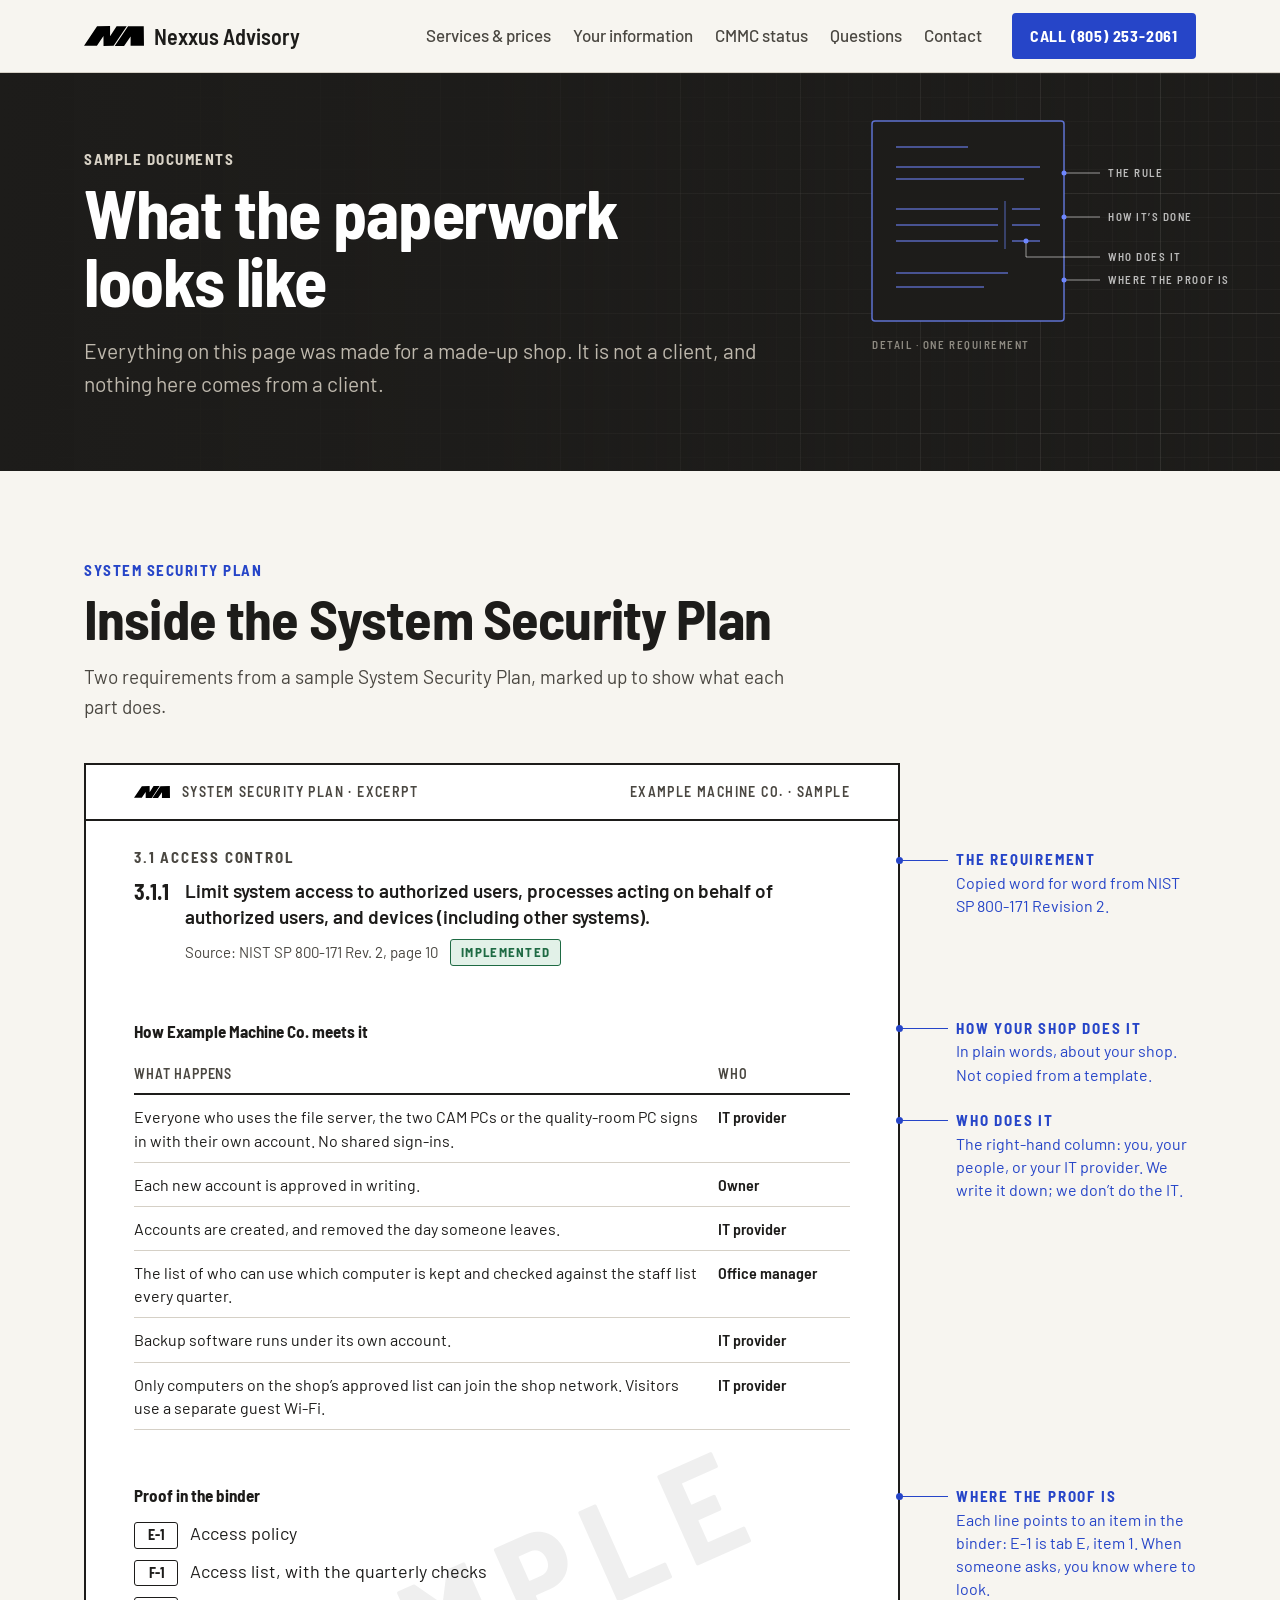
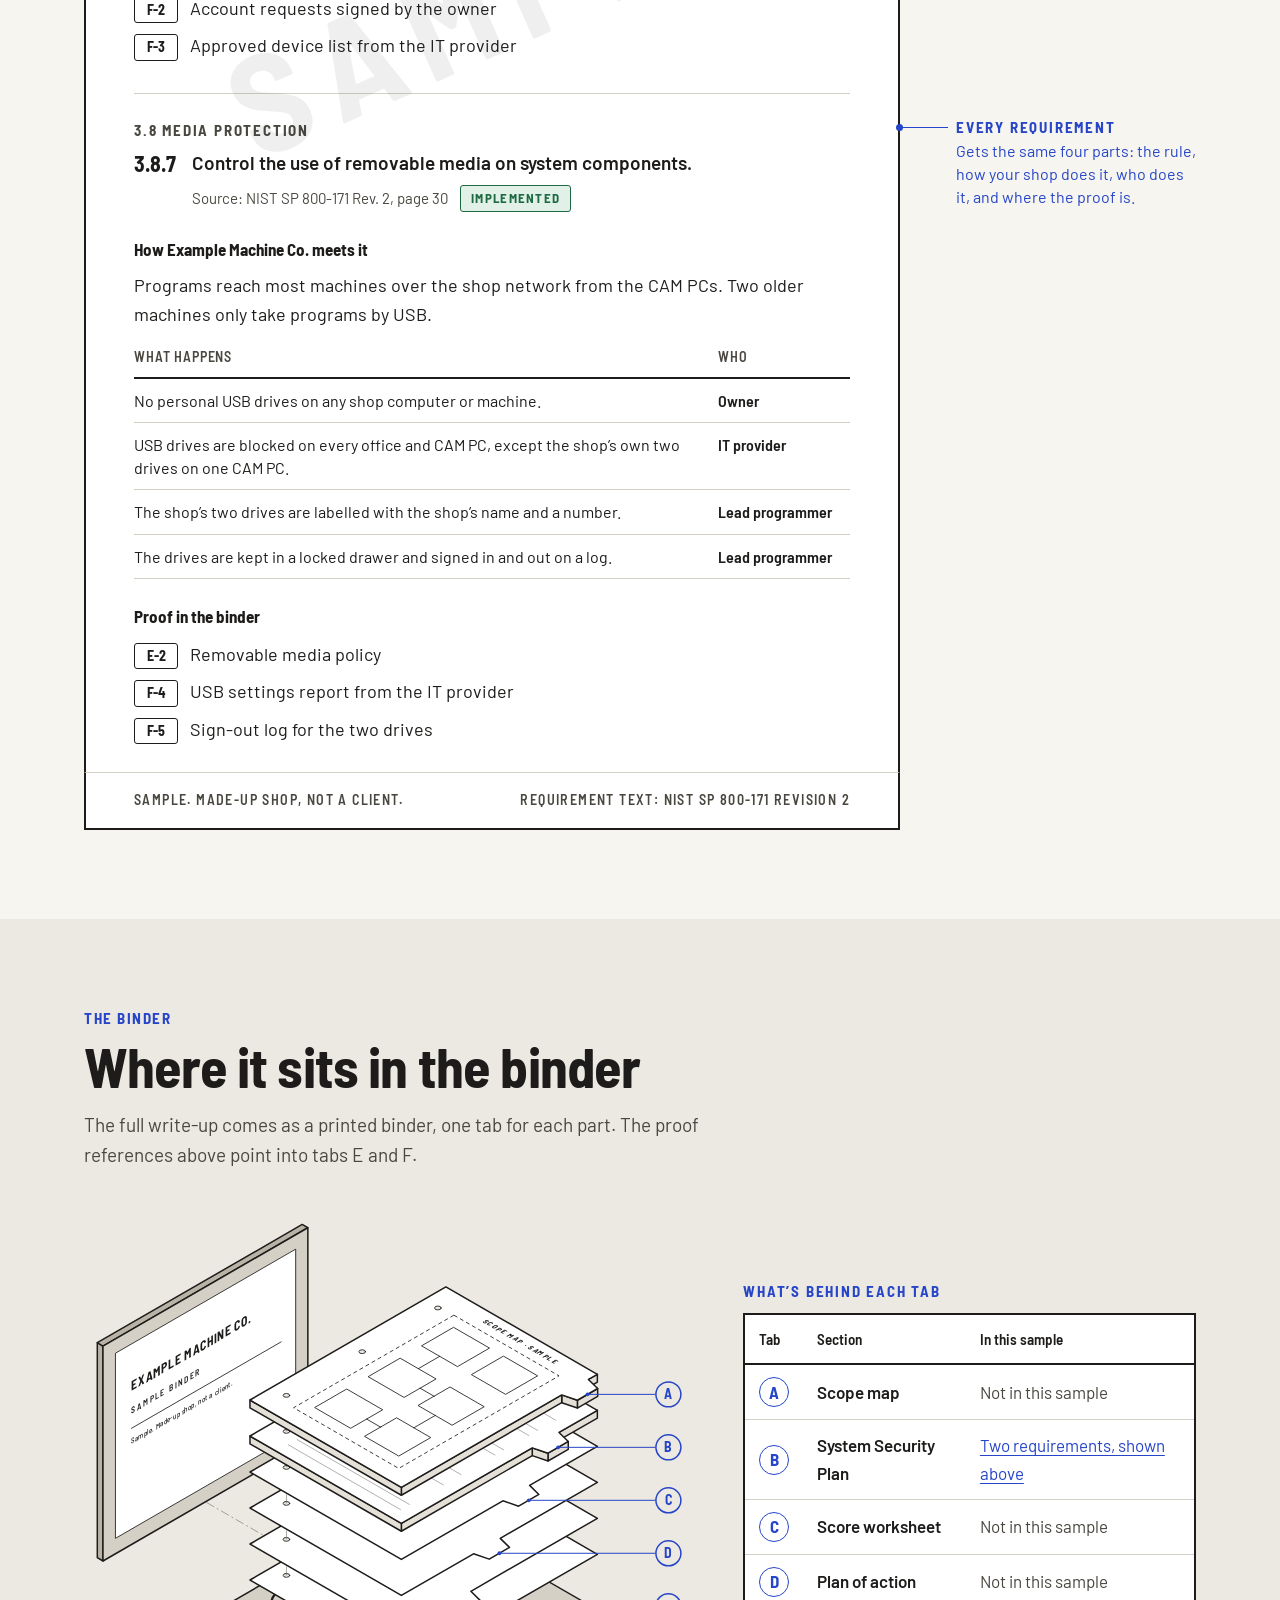
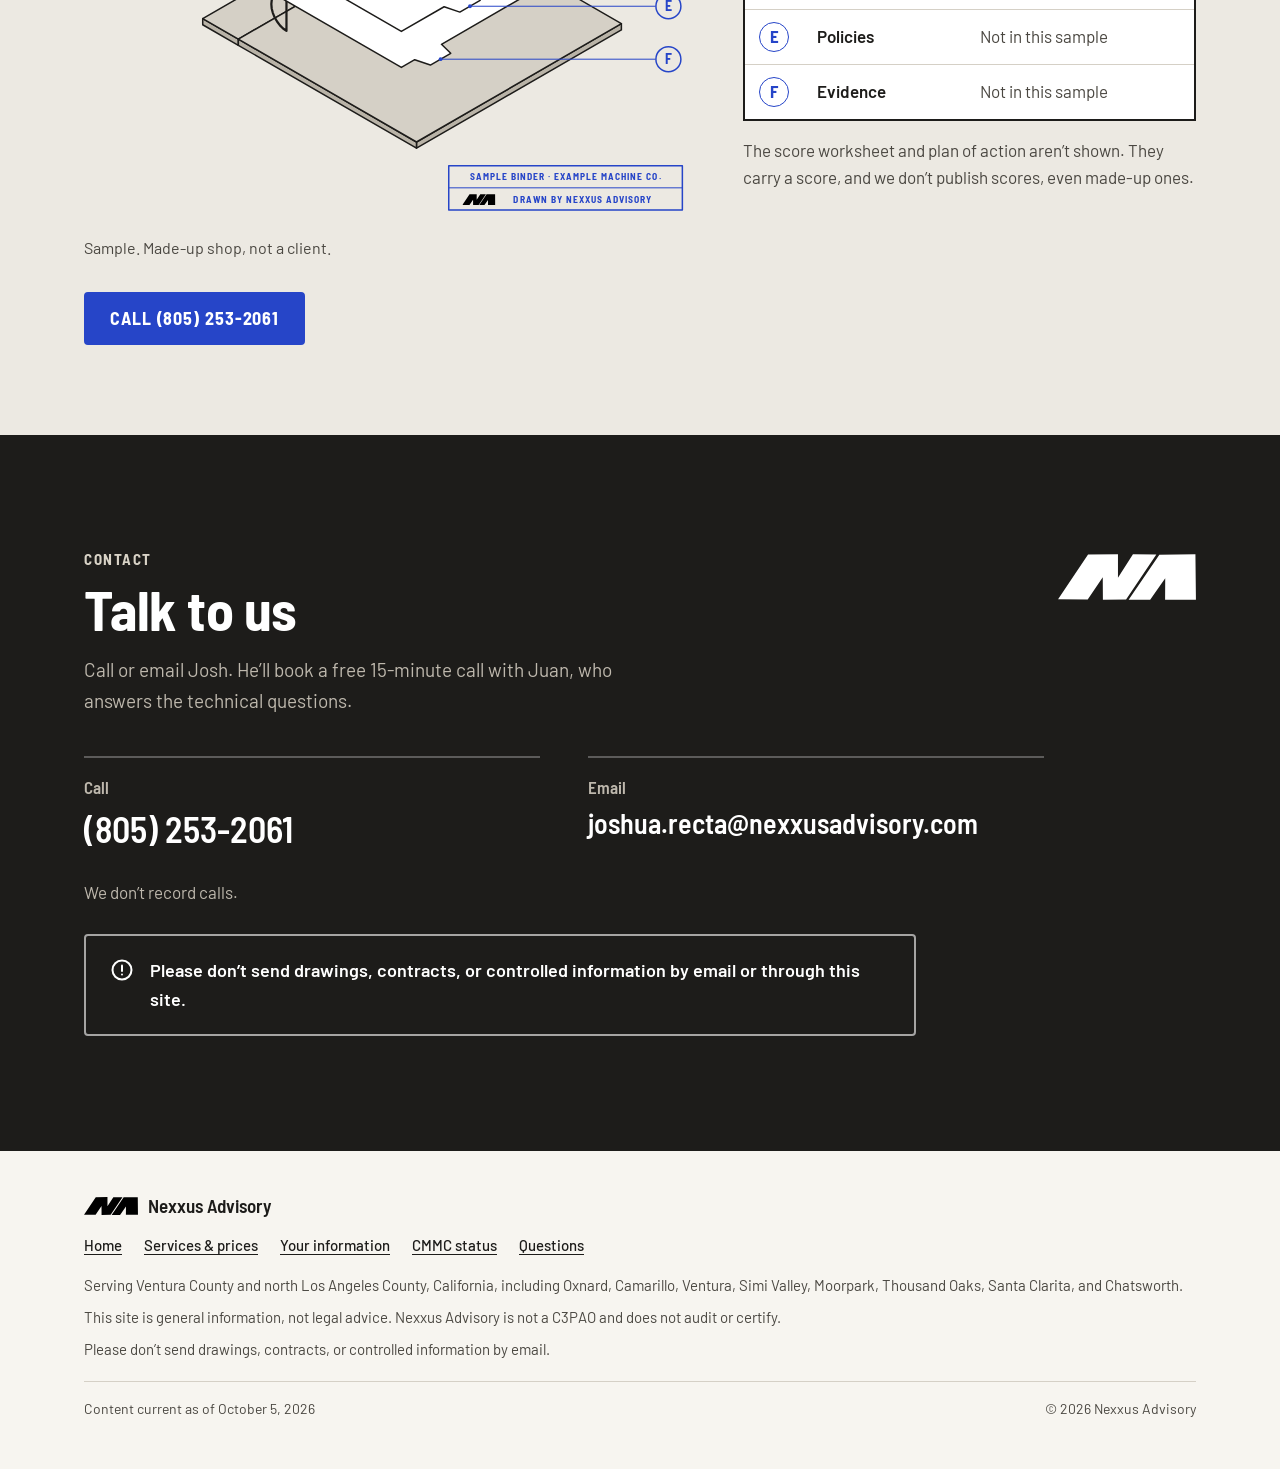
<file: sample-documents/index.html>
<!doctype html>
<html lang="en">
<head>
<meta charset="utf-8">
<meta name="viewport" content="width=device-width, initial-scale=1, viewport-fit=cover">
<title>Sample documents: what the paperwork looks like | Nexxus Advisory</title>
<meta name="description" content="Two requirements from a sample System Security Plan for a made-up machine shop, marked up to show what each part does. Not a client.">
<link rel="canonical" href="https://nexxusadvisory.com/sample-documents/">
<meta name="theme-color" content="#F7F5F0">
<meta property="og:type" content="website">
<meta property="og:site_name" content="Nexxus Advisory">
<meta property="og:url" content="https://nexxusadvisory.com/sample-documents/">
<meta property="og:title" content="Sample documents | Nexxus Advisory">
<meta property="og:description" content="Two requirements from a sample System Security Plan for a made-up machine shop, marked up to show what each part does. Not a client.">
<meta property="og:image" content="https://nexxusadvisory.com/og-image.png">
<meta property="og:image:width" content="1200">
<meta property="og:image:height" content="630">
<meta property="og:image:alt" content="Nexxus Advisory: The audit paused. The obligation didn’t.">
<meta name="twitter:card" content="summary_large_image">
<link rel="icon" type="image/svg+xml" href="/favicon.svg">
<link rel="preload" href="/fonts/barlow-semi-condensed-latin-700-normal.woff2" as="font" type="font/woff2" crossorigin>
<link rel="preload" href="/fonts/barlow-latin-400-normal.woff2" as="font" type="font/woff2" crossorigin>
<link rel="stylesheet" href="/fonts.css">
<link rel="stylesheet" href="/styles.css">
</head>
<body>

<a class="skip-link" href="#main">Skip to content</a>

<header class="site-header">
  <div class="wrap">
    <a class="brand" href="/" aria-label="Nexxus Advisory, home">
      <svg class="mark" viewBox="0 0 1924 638" aria-hidden="true" focusable="false"><path fill="#000" d="M1371 5 1045 3 836 328 836 1 419 6 1 629 414 632 624 323 626 637 949 634Z M1916 3 1413 9 985 636 1285 636 1495 338 1493 635 1923 635Z"></path></svg>
      <span>Nexxus Advisory</span>
    </a>
    <nav class="site-nav" aria-label="Pages">
      <ul>
        <li><a href="/services/">Services &amp; prices</a></li>
        <li><a href="/your-information/">Your information</a></li>
        <li><a href="/cmmc-status/">CMMC status</a></li>
        <li><a href="/questions/">Questions</a></li>
        <li><a href="#contact">Contact</a></li>
      </ul>
    </nav>
    <a class="btn btn-primary header-call" href="tel:+18052532061">Call (805) 253-2061</a>
    <details class="menu">
      <summary><svg viewBox="0 0 24 24" fill="none" stroke="currentColor" stroke-width="2" stroke-linecap="round" aria-hidden="true" focusable="false"><path class="menu-bars" d="M4 7h16M4 12h16M4 17h16"></path><path class="menu-x" d="M6 6l12 12M18 6L6 18"></path></svg><span>Menu</span></summary>
      <nav class="menu-panel" aria-label="Menu">
        <ul>
        <li><a href="/">Home</a></li>
        <li><a href="/services/">Services &amp; prices</a></li>
        <li><a href="/your-information/">Your information</a></li>
        <li><a href="/cmmc-status/">CMMC status</a></li>
        <li><a href="/questions/">Questions</a></li>
        </ul>
      </nav>
    </details>
  </div>
</header>

<main id="main">

  <section class="hero page-hero" aria-labelledby="page-title">
    <svg class="detail" viewBox="0 0 432 264" aria-hidden="true" focusable="false">
      <g class="trace-node"><rect x="24" y="24" width="192" height="200" rx="3"></rect></g>
      <path class="trace-route" d="M48 50H120M48 70H192M48 82H176M48 112H150M164 112H192M48 128H150M164 128H192M48 144H150M164 144H192M48 176H160M48 190H136"></path>
      <path class="detail-tick" d="M157 104V152"></path>
      <path class="note-line" d="M216 76H252M216 120H252M178 144V160H252M216 183H252"></path>
      <circle class="detail-dot" cx="216" cy="76" r="2.5"></circle>
      <circle class="detail-dot" cx="216" cy="120" r="2.5"></circle>
      <circle class="detail-dot" cx="178" cy="144" r="2.5"></circle>
      <circle class="detail-dot" cx="216" cy="183" r="2.5"></circle>
      <text class="note-text detail-start" x="260" y="80">THE RULE</text>
      <text class="note-text detail-start" x="260" y="124">HOW IT’S DONE</text>
      <text class="note-text detail-start" x="260" y="164">WHO DOES IT</text>
      <text class="note-text detail-start" x="260" y="187">WHERE THE PROOF IS</text>
      <text class="trace-caps" x="24" y="252">DETAIL · ONE REQUIREMENT</text>
    </svg>
    <div class="wrap">
      <p class="eyebrow">Sample documents</p>
      <h1 id="page-title">What the paperwork looks like</h1>
      <p class="page-intro">Everything on this page was made for a made-up shop. It is not a client, and nothing here comes from a client.</p>
    </div>
  </section>

  <section class="section" id="excerpt" aria-labelledby="excerpt-title">
    <div class="wrap">
      <div class="section-head">
        <p class="eyebrow">System Security Plan</p>
        <h2 id="excerpt-title">Inside the System Security Plan</h2>
        <p>Two requirements from a sample System Security Plan, marked up to show what each part does.</p>
      </div>

      <article class="ssp" aria-label="Excerpt: two requirements from a sample System Security Plan">
        <div class="ssp-part">
          <div class="ssp-body ssp-head">
            <p><svg class="mark mark-doc" viewBox="0 0 1924 638" aria-hidden="true" focusable="false"><path fill="#000" d="M1371 5 1045 3 836 328 836 1 419 6 1 629 414 632 624 323 626 637 949 634Z M1916 3 1413 9 985 636 1285 636 1495 338 1493 635 1923 635Z"></path></svg>System Security Plan · Excerpt</p>
            <p>Example Machine Co. · Sample</p>
          </div>
        </div>

        <div class="ssp-part">
          <div class="ssp-note" role="note"><div class="ssp-note-in"><p class="ssp-note-t">The requirement</p><p>Copied word for word from NIST SP 800-171 Revision 2.</p></div></div>
          <div class="ssp-body">
            <h3 class="ssp-family">3.1 Access control</h3>
            <div class="req">
              <p class="req-id">3.1.1</p>
              <p class="req-text">Limit system access to authorized users, processes acting on behalf of authorized users, and devices (including other systems).</p>
              <p class="req-meta">Source: NIST SP 800-171 Rev. 2, page 10 <span class="req-status">Implemented</span></p>
            </div>
          </div>
        </div>

        <div class="ssp-part">
          <div class="ssp-notes">
            <div class="ssp-note" role="note"><div class="ssp-note-in"><p class="ssp-note-t">How your shop does it</p><p>In plain words, about your shop. Not copied from a template.</p></div></div>
            <div class="ssp-note" role="note"><div class="ssp-note-in"><p class="ssp-note-t">Who does it</p><p>The right-hand column: you, your people, or your IT provider. We write it down; we don’t do the IT.</p></div></div>
          </div>
          <div class="ssp-body">
            <p class="ssp-label">How Example Machine Co. meets it</p>
            <table class="ssp-table">
              <thead><tr><th scope="col">What happens</th><th scope="col">Who</th></tr></thead>
              <tbody>
                <tr><td>Everyone who uses the file server, the two CAM PCs or the quality-room PC signs in with their own account. No shared sign-ins.</td><td>IT provider</td></tr>
                <tr><td>Each new account is approved in writing.</td><td>Owner</td></tr>
                <tr><td>Accounts are created, and removed the day someone leaves.</td><td>IT provider</td></tr>
                <tr><td>The list of who can use which computer is kept and checked against the staff list every quarter.</td><td>Office manager</td></tr>
                <tr><td>Backup software runs under its own account.</td><td>IT provider</td></tr>
                <tr><td>Only computers on the shop’s approved list can join the shop network. Visitors use a separate guest Wi-Fi.</td><td>IT provider</td></tr>
              </tbody>
            </table>
          </div>
        </div>

        <div class="ssp-part">
          <div class="ssp-note" role="note"><div class="ssp-note-in"><p class="ssp-note-t">Where the proof is</p><p>Each line points to an item in the binder: E-1 is tab E, item 1. When someone asks, you know where to look.</p></div></div>
          <div class="ssp-body">
            <p class="ssp-label">Proof in the binder</p>
            <ul class="ssp-proof">
              <li><span class="ref">E-1</span> Access policy</li>
              <li><span class="ref">F-1</span> Access list, with the quarterly checks</li>
              <li><span class="ref">F-2</span> Account requests signed by the owner</li>
              <li><span class="ref">F-3</span> Approved device list from the IT provider</li>
            </ul>
          </div>
        </div>

        <div class="ssp-part">
          <div class="ssp-note" role="note"><div class="ssp-note-in"><p class="ssp-note-t">Every requirement</p><p>Gets the same four parts: the rule, how your shop does it, who does it, and where the proof is.</p></div></div>
          <div class="ssp-body ssp-next">
            <h3 class="ssp-family">3.8 Media protection</h3>
            <div class="req">
              <p class="req-id">3.8.7</p>
              <p class="req-text">Control the use of removable media on system components.</p>
              <p class="req-meta">Source: NIST SP 800-171 Rev. 2, page 30 <span class="req-status">Implemented</span></p>
            </div>
            <p class="ssp-label">How Example Machine Co. meets it</p>
            <p class="ssp-text">Programs reach most machines over the shop network from the CAM PCs. Two older machines only take programs by USB.</p>
            <table class="ssp-table">
              <thead><tr><th scope="col">What happens</th><th scope="col">Who</th></tr></thead>
              <tbody>
                <tr><td>No personal USB drives on any shop computer or machine.</td><td>Owner</td></tr>
                <tr><td>USB drives are blocked on every office and CAM PC, except the shop’s own two drives on one CAM PC.</td><td>IT provider</td></tr>
                <tr><td>The shop’s two drives are labelled with the shop’s name and a number.</td><td>Lead programmer</td></tr>
                <tr><td>The drives are kept in a locked drawer and signed in and out on a log.</td><td>Lead programmer</td></tr>
              </tbody>
            </table>
            <p class="ssp-label">Proof in the binder</p>
            <ul class="ssp-proof">
              <li><span class="ref">E-2</span> Removable media policy</li>
              <li><span class="ref">F-4</span> USB settings report from the IT provider</li>
              <li><span class="ref">F-5</span> Sign-out log for the two drives</li>
            </ul>
          </div>
        </div>

        <div class="ssp-part">
          <div class="ssp-body ssp-foot">
            <p>Sample. Made-up shop, not a client.</p>
            <p>Requirement text: NIST SP 800-171 Revision 2</p>
          </div>
        </div>
      </article>
    </div>
  </section>

  <section class="section section-alt" id="binder" aria-labelledby="binder-heading">
    <div class="wrap">
      <div class="section-head">
        <p class="eyebrow">The binder</p>
        <h2 id="binder-heading">Where it sits in the binder</h2>
        <p>The full write-up comes as a printed binder, one tab for each part. The proof references above point into tabs E and F.</p>
      </div>
      <div class="binder-layout">
        <figure class="binder-fig">
        <svg class="binder" viewBox="-489 -426 832 833" role="img" aria-labelledby="binder-title">
          <title id="binder-title">Drawing of the sample binder taken apart: the cover, and six tabbed sections, A to F, lifted off the rings. The top section shows a small scope map.</title>
          <polygon class="bd-board-side" points="-463.2,50.4 -463.2,-242.2 -470.9,-246.7 -470.9,45.9"></polygon>
          <polygon class="bd-board-side" points="-463.2,-242.2 -184.3,-403.2 -192,-407.7 -470.9,-246.7"></polygon>
          <polygon class="bd-board" points="-184.3,-110.6 -463.2,50.4 -463.2,-242.2 -184.3,-403.2"></polygon>
          <polygon class="bd-sheet bd-fine" points="-201.3,-121.8 -446.2,19.6 -446.2,-232.4 -201.3,-373.8"></polygon>
          <text class="bd-t bd-t7" transform="matrix(24.249,-14.000,0.000,28.000,-424.352,-180.600)" font-size="0.66" letter-spacing="0.03">EXAMPLE MACHINE CO.</text>
          <text class="bd-t bd-t6" transform="matrix(24.249,-14.000,0.000,28.000,-424.352,-149.800)" font-size="0.44" letter-spacing="0.08">SAMPLE BINDER</text>
          <line class="bd-fine-line" x1="-424.4" y1="-130.2" x2="-220.7" y2="-247.8"></line>
          <text class="bd-t bd-t5" transform="matrix(24.249,-14.000,0.000,28.000,-424.352,-109.200)" font-size="0.38" letter-spacing="0">Sample. Made-up shop, not a client.</text>
          <line class="bd-centre" x1="-322.5" y1="-29.4" x2="-187.9" y2="48.3"></line>
          <polygon class="bd-board-side" points="0,-4.2 -278.9,156.8 -278.9,165.2 0,4.2"></polygon>
          <polygon class="bd-board-side" points="-278.9,156.8 -327.4,128.8 -327.4,137.2 -278.9,165.2"></polygon>
          <polygon class="bd-board" points="-48.5,-32.2 0,-4.2 -278.9,156.8 -327.4,128.8"></polygon>
          <polygon class="bd-board-side" points="242.5,135.8 -36.4,296.8 -36.4,305.2 242.5,144.2"></polygon>
          <polygon class="bd-board-side" points="-36.4,296.8 -278.9,156.8 -278.9,165.2 -36.4,305.2"></polygon>
          <polygon class="bd-board" points="0,-4.2 242.5,135.8 -36.4,296.8 -278.9,156.8"></polygon>
          <path class="bd-ring" d="M-7.3,26.6 L-7.3,-22.4 L-11.9,-24.4 L-16.2,-25.1 L-20.1,-24.5 L-23.4,-22.5 L-25.8,-19.3 L-27.4,-15 L-27.9,-9.8 L-27.4,-4 L-25.8,2 L-23.4,8.1 L-20.1,13.8 L-16.2,19 L-11.9,23.3 L-7.3,26.6"></path>
          <path class="bd-ring" d="M-110.3,86.1 L-110.3,37.1 L-114.9,35.1 L-119.3,34.4 L-123.2,35 L-126.4,37 L-128.9,40.2 L-130.4,44.5 L-130.9,49.7 L-130.4,55.5 L-128.9,61.5 L-126.4,67.6 L-123.2,73.3 L-119.3,78.5 L-114.9,82.8 L-110.3,86.1"></path>
          <path class="bd-ring" d="M-213.4,145.6 L-213.4,96.6 L-218,94.6 L-222.3,93.9 L-226.2,94.5 L-229.5,96.5 L-232,99.7 L-233.5,104 L-234,109.2 L-233.5,115 L-232,121 L-229.5,127.1 L-226.2,132.8 L-222.3,138 L-218,142.3 L-213.4,145.6"></path>
          <line class="bd-centre" x1="-7.3" y1="-22.4" x2="-7.3" y2="-49"></line>
          <line class="bd-centre" x1="-110.3" y1="37.1" x2="-110.3" y2="10.5"></line>
          <line class="bd-centre" x1="-213.4" y1="96.6" x2="-213.4" y2="70"></line>
          <polygon class="bd-sheet" points="3.6,-77.7 209.8,41.3 -2.4,163.8 10.2,176.1 -17.5,192.1 -38.8,184.8 -57,195.3 -263.1,76.3"></polygon>
          <line class="bd-sub" x1="-67.9" y1="42" x2="9.7" y2="86.8"></line>
          <ellipse class="bd-hole" cx="-7.3" cy="-49" rx="4.5" ry="2.6"></ellipse>
          <ellipse class="bd-hole" cx="-110.3" cy="10.5" rx="4.5" ry="2.6"></ellipse>
          <ellipse class="bd-hole" cx="-213.4" cy="70" rx="4.5" ry="2.6"></ellipse>
          <line class="bd-centre" x1="-7.3" y1="-49" x2="-7.3" y2="-98"></line>
          <line class="bd-centre" x1="-110.3" y1="10.5" x2="-110.3" y2="-38.5"></line>
          <line class="bd-centre" x1="-213.4" y1="70" x2="-213.4" y2="21"></line>
          <polygon class="bd-sheet" points="3.6,-126.7 209.8,-7.7 37.6,91.7 50.2,104 22.6,120 1.2,112.7 -57,146.3 -263.1,27.3"></polygon>
          <line class="bd-sub" x1="-67.9" y1="-7" x2="9.7" y2="37.8"></line>
          <ellipse class="bd-hole" cx="-7.3" cy="-98" rx="4.5" ry="2.6"></ellipse>
          <ellipse class="bd-hole" cx="-110.3" cy="-38.5" rx="4.5" ry="2.6"></ellipse>
          <ellipse class="bd-hole" cx="-213.4" cy="21" rx="4.5" ry="2.6"></ellipse>
          <line class="bd-centre" x1="-7.3" y1="-98" x2="-7.3" y2="-147"></line>
          <line class="bd-centre" x1="-110.3" y1="-38.5" x2="-110.3" y2="-87.5"></line>
          <line class="bd-centre" x1="-213.4" y1="21" x2="-213.4" y2="-28"></line>
          <polygon class="bd-sheet" points="3.6,-175.7 209.8,-56.7 77.6,19.6 90.2,31.9 62.6,47.9 41.2,40.6 -57,97.3 -263.1,-21.7"></polygon>
          <line class="bd-sub" x1="-67.9" y1="-56" x2="9.7" y2="-11.2"></line>
          <ellipse class="bd-hole" cx="-7.3" cy="-147" rx="4.5" ry="2.6"></ellipse>
          <ellipse class="bd-hole" cx="-110.3" cy="-87.5" rx="4.5" ry="2.6"></ellipse>
          <ellipse class="bd-hole" cx="-213.4" cy="-28" rx="4.5" ry="2.6"></ellipse>
          <line class="bd-centre" x1="-7.3" y1="-147" x2="-7.3" y2="-196"></line>
          <line class="bd-centre" x1="-110.3" y1="-87.5" x2="-110.3" y2="-136.5"></line>
          <line class="bd-centre" x1="-213.4" y1="-28" x2="-213.4" y2="-77"></line>
          <polygon class="bd-sheet" points="3.6,-224.7 209.8,-105.7 117.6,-52.5 130.2,-40.2 102.6,-24.2 81.2,-31.5 -57,48.3 -263.1,-70.7"></polygon>
          <line class="bd-sub" x1="-67.9" y1="-105" x2="9.7" y2="-60.2"></line>
          <ellipse class="bd-hole" cx="-7.3" cy="-196" rx="4.5" ry="2.6"></ellipse>
          <ellipse class="bd-hole" cx="-110.3" cy="-136.5" rx="4.5" ry="2.6"></ellipse>
          <ellipse class="bd-hole" cx="-213.4" cy="-77" rx="4.5" ry="2.6"></ellipse>
          <line class="bd-centre" x1="-7.3" y1="-196" x2="-7.3" y2="-234.4"></line>
          <line class="bd-centre" x1="-110.3" y1="-136.5" x2="-110.3" y2="-174.9"></line>
          <line class="bd-centre" x1="-213.4" y1="-77" x2="-213.4" y2="-115.4"></line>
          <polygon class="bd-side" points="209.8,-154.7 157.6,-124.6 157.6,-114 209.8,-144.1"></polygon>
          <polygon class="bd-side" points="170.2,-112.3 142.6,-96.3 142.6,-85.7 170.2,-101.6"></polygon>
          <polygon class="bd-side" points="142.6,-96.3 121.2,-103.6 121.2,-93 142.6,-85.7"></polygon>
          <polygon class="bd-side" points="121.2,-103.6 -57,-0.7 -57,9.9 121.2,-93"></polygon>
          <polygon class="bd-side" points="-57,-0.7 -263.1,-119.7 -263.1,-109.1 -57,9.9"></polygon>
          <polygon class="bd-sheet" points="3.6,-273.7 209.8,-154.7 157.6,-124.6 170.2,-112.3 142.6,-96.3 121.2,-103.6 -57,-0.7 -263.1,-119.7"></polygon>
          <line class="bd-sub bd-subhead" x1="17" y1="-239.4" x2="72.7" y2="-207.2"></line>
          <line class="bd-sub" x1="0" y1="-229.6" x2="152.8" y2="-141.4"></line>
          <line class="bd-sub" x1="-12.1" y1="-222.6" x2="109.1" y2="-152.6"></line>
          <line class="bd-sub" x1="-24.2" y1="-215.6" x2="128.5" y2="-127.4"></line>
          <line class="bd-sub" x1="-36.4" y1="-208.6" x2="116.4" y2="-120.4"></line>
          <line class="bd-sub bd-subhead" x1="-58.2" y1="-196" x2="-2.4" y2="-163.8"></line>
          <line class="bd-sub" x1="-70.3" y1="-189" x2="82.4" y2="-100.8"></line>
          <line class="bd-sub" x1="-82.4" y1="-182" x2="70.3" y2="-93.8"></line>
          <line class="bd-sub" x1="-94.6" y1="-175" x2="26.7" y2="-105"></line>
          <line class="bd-sub bd-subhead" x1="-116.4" y1="-162.4" x2="-60.6" y2="-130.2"></line>
          <line class="bd-sub" x1="-128.5" y1="-155.4" x2="24.2" y2="-67.2"></line>
          <line class="bd-sub" x1="-140.6" y1="-148.4" x2="-19.4" y2="-78.4"></line>
          <line class="bd-sub" x1="-152.8" y1="-141.4" x2="0" y2="-53.2"></line>
          <line class="bd-sub bd-subhead" x1="-174.6" y1="-128.8" x2="-118.8" y2="-96.6"></line>
          <line class="bd-sub" x1="-186.7" y1="-121.8" x2="-65.5" y2="-51.8"></line>
          <line class="bd-sub" x1="-198.8" y1="-114.8" x2="-46.1" y2="-26.6"></line>
          <line class="bd-sub" x1="-211" y1="-107.8" x2="-58.2" y2="-19.6"></line>
          <ellipse class="bd-hole" cx="-7.3" cy="-245" rx="4.5" ry="2.6"></ellipse>
          <ellipse class="bd-hole" cx="-110.3" cy="-185.5" rx="4.5" ry="2.6"></ellipse>
          <ellipse class="bd-hole" cx="-213.4" cy="-126" rx="4.5" ry="2.6"></ellipse>
          <line class="bd-centre" x1="-7.3" y1="-245" x2="-7.3" y2="-283.4"></line>
          <line class="bd-centre" x1="-110.3" y1="-185.5" x2="-110.3" y2="-223.9"></line>
          <line class="bd-centre" x1="-213.4" y1="-126" x2="-213.4" y2="-164.4"></line>
          <polygon class="bd-side" points="209.8,-203.7 197.6,-196.7 197.6,-186.1 209.8,-193.1"></polygon>
          <polygon class="bd-side" points="210.2,-184.4 182.6,-168.4 182.6,-157.8 210.2,-173.7"></polygon>
          <polygon class="bd-side" points="182.6,-168.4 161.3,-175.7 161.3,-165.1 182.6,-157.8"></polygon>
          <polygon class="bd-side" points="161.3,-175.7 -57,-49.7 -57,-39.1 161.3,-165.1"></polygon>
          <polygon class="bd-side" points="-57,-49.7 -263.1,-168.7 -263.1,-158.1 -57,-39.1"></polygon>
          <polygon class="bd-sheet" points="3.6,-322.7 209.8,-203.7 197.6,-196.7 210.2,-184.4 182.6,-168.4 161.3,-175.7 -57,-49.7 -263.1,-168.7"></polygon>
          <path class="bd-dash" d="M14.5,-284.2 L157.6,-201.6 L-60.6,-75.6 L-203.7,-158.2 Z"></path>
          <polygon class="bd-sheet bd-fine" points="14.5,-267.4 63,-239.4 19.4,-214.2 -29.1,-242.2"></polygon>
          <polygon class="bd-sheet bd-fine" points="82.4,-228.2 128.5,-201.6 84.9,-176.4 38.8,-203"></polygon>
          <polygon class="bd-sheet bd-fine" points="-58.2,-225.4 -9.7,-197.4 -53.3,-172.2 -101.8,-200.2"></polygon>
          <polygon class="bd-sheet bd-fine" points="9.7,-186.2 55.8,-159.6 12.1,-134.4 -33.9,-161"></polygon>
          <polygon class="bd-sheet bd-fine" points="-130.9,-183.4 -82.4,-155.4 -126.1,-130.2 -174.6,-158.2"></polygon>
          <polygon class="bd-sheet bd-fine" points="-63,-144.2 -17,-117.6 -60.6,-92.4 -106.7,-119"></polygon>
          <line class="bd-fine-line" x1="-4.8" y1="-228.2" x2="-33.9" y2="-211.4"></line>
          <line class="bd-fine-line" x1="-31.5" y1="-184.8" x2="-12.1" y2="-173.6"></line>
          <line class="bd-fine-line" x1="-10.9" y1="-147.7" x2="-40" y2="-130.9"></line>
          <line class="bd-fine-line" x1="-84.9" y1="-131.6" x2="-104.3" y2="-142.8"></line>
          <text class="bd-t bd-t7" transform="matrix(24.249,14.000,-24.249,14.000,52.135,-275.100)" font-size="0.36" letter-spacing="0.06">SCOPE MAP · SAMPLE</text>
          <ellipse class="bd-hole" cx="-7.3" cy="-294" rx="4.5" ry="2.6"></ellipse>
          <ellipse class="bd-hole" cx="-110.3" cy="-234.5" rx="4.5" ry="2.6"></ellipse>
          <ellipse class="bd-hole" cx="-213.4" cy="-175" rx="4.5" ry="2.6"></ellipse>
          <circle class="bd-note-dot" cx="196.4" cy="-176.4" r="2.6"></circle>
          <line class="bd-note-line" x1="196.4" y1="-176.4" x2="288.5" y2="-176.4"></line>
          <circle class="bd-balloon" cx="306.5" cy="-176.4" r="17"></circle>
          <text class="bd-balloon-t" x="306.5" y="-169.6" font-size="19">A</text>
          <circle class="bd-note-dot" cx="156.4" cy="-104.3" r="2.6"></circle>
          <line class="bd-note-line" x1="156.4" y1="-104.3" x2="288.5" y2="-104.3"></line>
          <circle class="bd-balloon" cx="306.5" cy="-104.3" r="17"></circle>
          <text class="bd-balloon-t" x="306.5" y="-97.5" font-size="19">B</text>
          <circle class="bd-note-dot" cx="116.4" cy="-32.2" r="2.6"></circle>
          <line class="bd-note-line" x1="116.4" y1="-32.2" x2="288.5" y2="-32.2"></line>
          <circle class="bd-balloon" cx="306.5" cy="-32.2" r="17"></circle>
          <text class="bd-balloon-t" x="306.5" y="-25.4" font-size="19">C</text>
          <circle class="bd-note-dot" cx="76.4" cy="39.9" r="2.6"></circle>
          <line class="bd-note-line" x1="76.4" y1="39.9" x2="288.5" y2="39.9"></line>
          <circle class="bd-balloon" cx="306.5" cy="39.9" r="17"></circle>
          <text class="bd-balloon-t" x="306.5" y="46.7" font-size="19">D</text>
          <circle class="bd-note-dot" cx="36.4" cy="112" r="2.6"></circle>
          <line class="bd-note-line" x1="36.4" y1="112" x2="288.5" y2="112"></line>
          <circle class="bd-balloon" cx="306.5" cy="112" r="17"></circle>
          <text class="bd-balloon-t" x="306.5" y="118.8" font-size="19">E</text>
          <circle class="bd-note-dot" cx="-3.6" cy="184.1" r="2.6"></circle>
          <line class="bd-note-line" x1="-3.6" y1="184.1" x2="288.5" y2="184.1"></line>
          <circle class="bd-balloon" cx="306.5" cy="184.1" r="17"></circle>
          <text class="bd-balloon-t" x="306.5" y="190.9" font-size="19">F</text>
          <rect class="bd-tb" x="7.5" y="329.2" width="318" height="60"></rect>
          <line class="bd-note-line" x1="7.5" y1="359.2" x2="325.5" y2="359.2"></line>
          <text class="bd-tb-t" x="166.5" y="349.2" font-size="13" letter-spacing="1.4">SAMPLE BINDER · EXAMPLE MACHINE CO.</text>
          <svg class="bd-tb-mark" x="26" y="367.7" width="45" height="15" viewBox="0 0 1924 638"><path fill="#000" d="M1371 5 1045 3 836 328 836 1 419 6 1 629 414 632 624 323 626 637 949 634Z M1916 3 1413 9 985 636 1285 636 1495 338 1493 635 1923 635Z"></path></svg>
          <text class="bd-tb-t" x="190" y="379.2" font-size="13" letter-spacing="1.4">DRAWN BY NEXXUS ADVISORY</text>
        </svg>
          <figcaption>Sample. Made-up shop, not a client.</figcaption>
        </figure>
        <div>
          <table class="parts">
            <caption>What’s behind each tab</caption>
            <thead><tr><th scope="col">Tab</th><th scope="col">Section</th><th scope="col">In this sample</th></tr></thead>
            <tbody>
              <tr><td><span class="tab-letter">A</span></td><th scope="row">Scope map</th><td class="no">Not in this sample</td></tr>
              <tr><td><span class="tab-letter">B</span></td><th scope="row">System Security Plan</th><td><a href="#excerpt">Two requirements, shown above</a></td></tr>
              <tr><td><span class="tab-letter">C</span></td><th scope="row">Score worksheet</th><td class="no">Not in this sample</td></tr>
              <tr><td><span class="tab-letter">D</span></td><th scope="row">Plan of action</th><td class="no">Not in this sample</td></tr>
              <tr><td><span class="tab-letter">E</span></td><th scope="row">Policies</th><td class="no">Not in this sample</td></tr>
              <tr><td><span class="tab-letter">F</span></td><th scope="row">Evidence</th><td class="no">Not in this sample</td></tr>
            </tbody>
          </table>
          <p class="parts-note">The score worksheet and plan of action aren’t shown. They carry a score, and we don’t publish scores, even made-up ones.</p>
        </div>
      </div>
      <div class="actions">
        <a class="btn btn-primary" href="tel:+18052532061">Call (805) 253-2061</a>
      </div>
    </div>
  </section>

  <section class="contact" id="contact" aria-labelledby="contact-title">
    <div class="wrap">
      <svg class="mark mark-contact" viewBox="0 0 1924 638" aria-hidden="true" focusable="false"><path fill="#fff" d="M1371 5 1045 3 836 328 836 1 419 6 1 629 414 632 624 323 626 637 949 634Z M1916 3 1413 9 985 636 1285 636 1495 338 1493 635 1923 635Z"></path></svg>
      <p class="eyebrow">Contact</p>
      <h2 id="contact-title">Talk to us</h2>
      <p class="contact-sub">Call or email Josh. He’ll book a free 15-minute call with Juan, who answers the technical questions.</p>
      <div class="contact-grid">
        <div class="contact-item">
          <p class="contact-key">Call</p>
          <a href="tel:+18052532061">(805) 253-2061</a>
        </div>
        <div class="contact-item">
          <p class="contact-key">Email</p>
          <a class="email" href="mailto:joshua.recta@nexxusadvisory.com?subject=CMMC%20documentation">joshua.recta<wbr>@nexxusadvisory.com</a>
        </div>
      </div>
      <p class="contact-note">We don’t record calls.</p>
      <p class="warning"><svg viewBox="0 0 24 24" fill="none" stroke="currentColor" stroke-width="2" stroke-linecap="round" stroke-linejoin="round" aria-hidden="true" focusable="false"><circle cx="12" cy="12" r="9.5"></circle><path d="M12 7.5v5.5"></path><path d="M12 16.5v.01"></path></svg><span>Please don’t send drawings, contracts, or controlled information by email or through this site.</span></p>
    </div>
  </section>

</main>

<footer class="site-footer">
  <div class="wrap">
    <p class="footer-name"><svg class="mark" viewBox="0 0 1924 638" aria-hidden="true" focusable="false"><path fill="#000" d="M1371 5 1045 3 836 328 836 1 419 6 1 629 414 632 624 323 626 637 949 634Z M1916 3 1413 9 985 636 1285 636 1495 338 1493 635 1923 635Z"></path></svg><span>Nexxus Advisory</span></p>
    <ul class="footer-nav" aria-label="Pages">
      <li><a href="/">Home</a></li>
      <li><a href="/services/">Services &amp; prices</a></li>
      <li><a href="/your-information/">Your information</a></li>
      <li><a href="/cmmc-status/">CMMC status</a></li>
      <li><a href="/questions/">Questions</a></li>
    </ul>
    <p>Serving Ventura County and north Los Angeles County, California, including Oxnard, Camarillo, Ventura, Simi Valley, Moorpark, Thousand Oaks, Santa Clarita, and Chatsworth.</p>
    <p>This site is general information, not legal advice. Nexxus Advisory is not a C3PAO and does not audit or certify.</p>
    <p>Please don’t send drawings, contracts, or controlled information by email.</p>
    <div class="footer-meta">
      <span>Content current as of <time datetime="2026-10-05">October 5, 2026</time></span>
      <span>© 2026 Nexxus Advisory</span>
    </div>
  </div>
</footer>

<aside class="callbar" aria-label="Call Josh">
  <a class="btn btn-primary" href="tel:+18052532061">Call (805) 253-2061</a>
</aside>

</body>
</html>
</file>
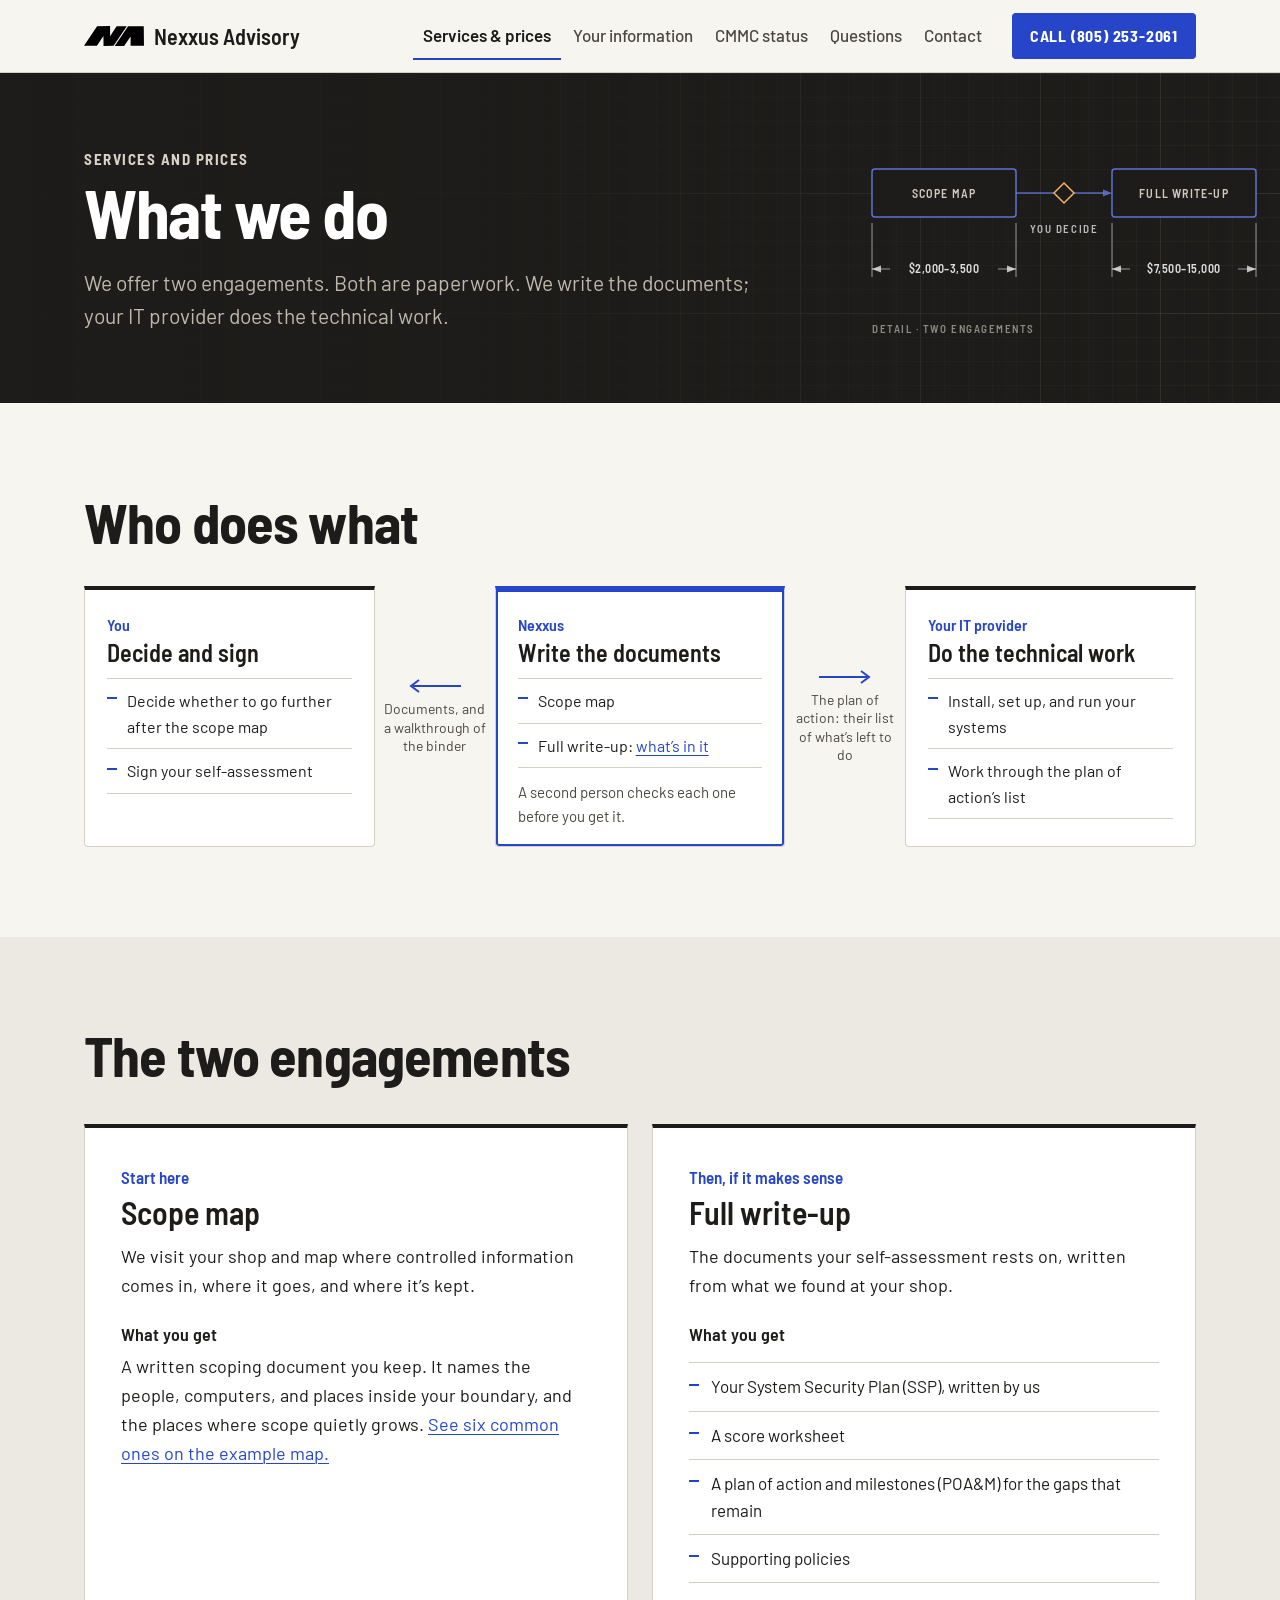
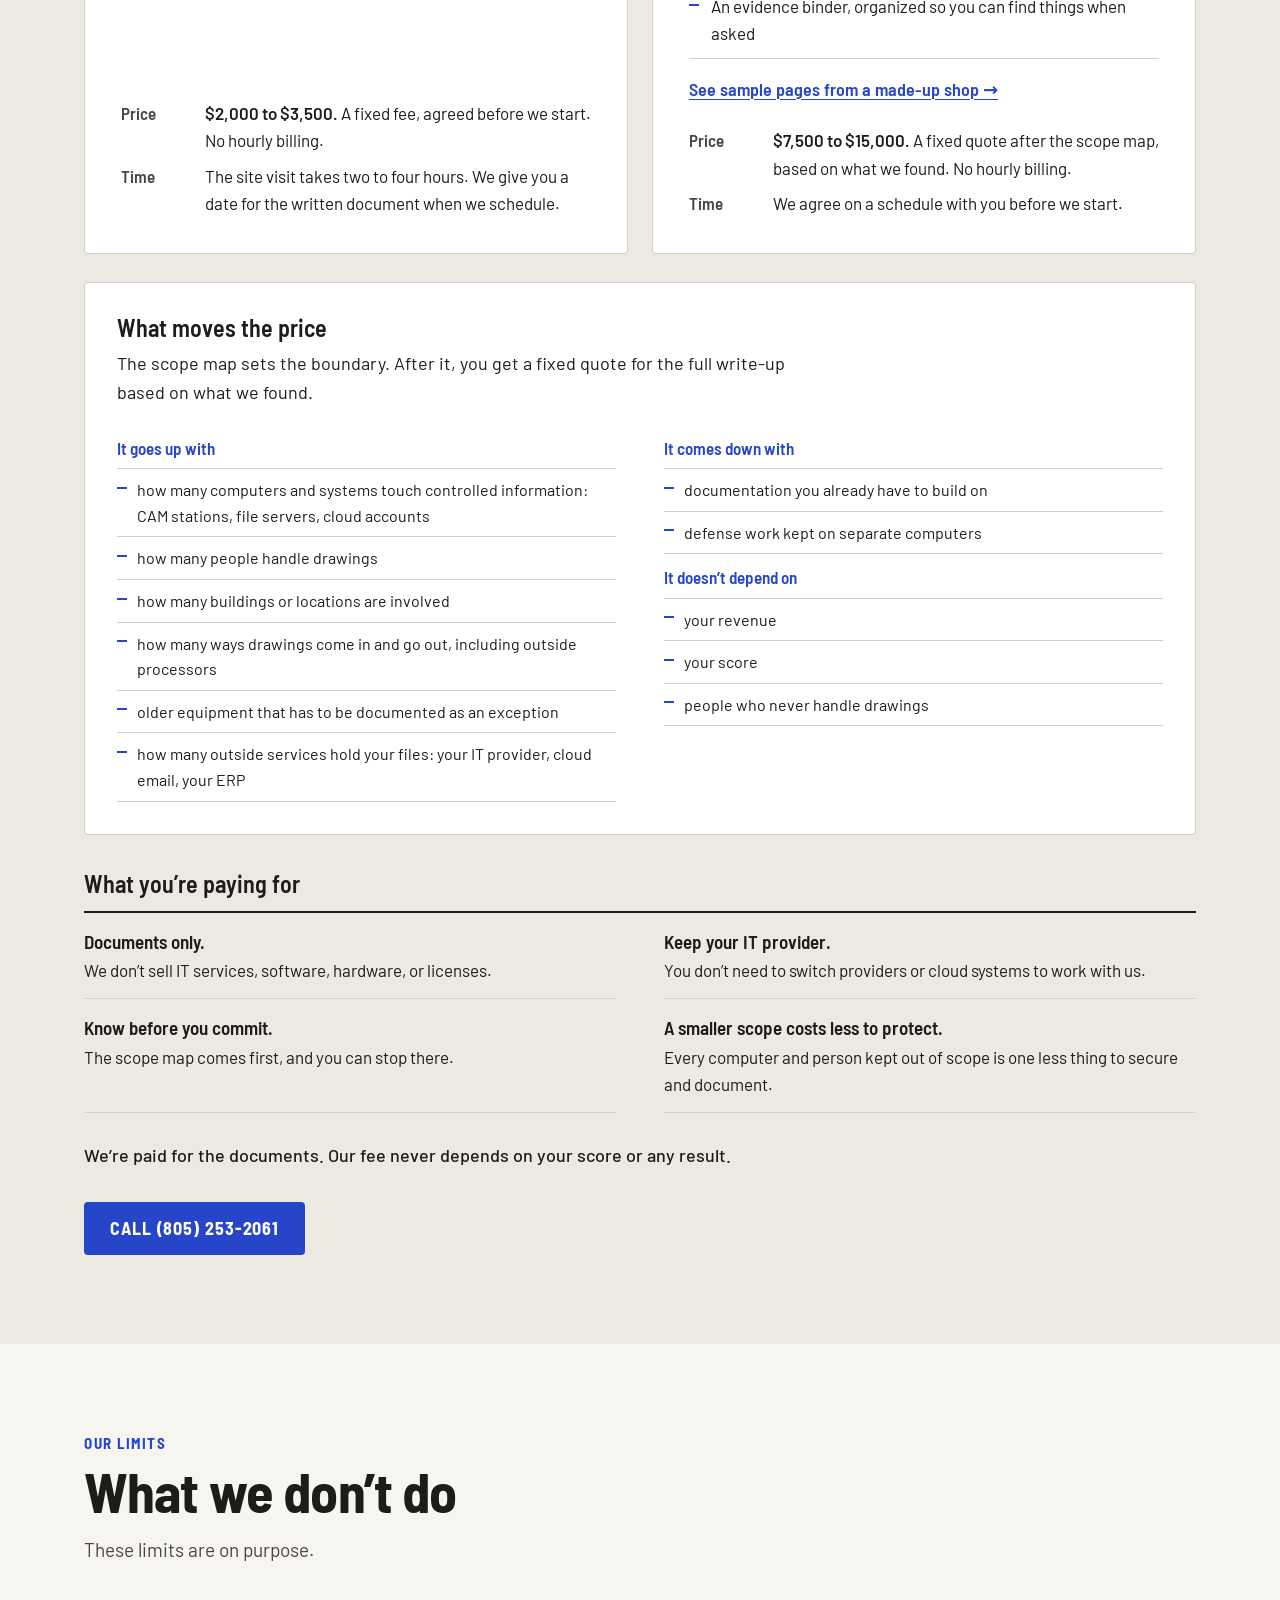
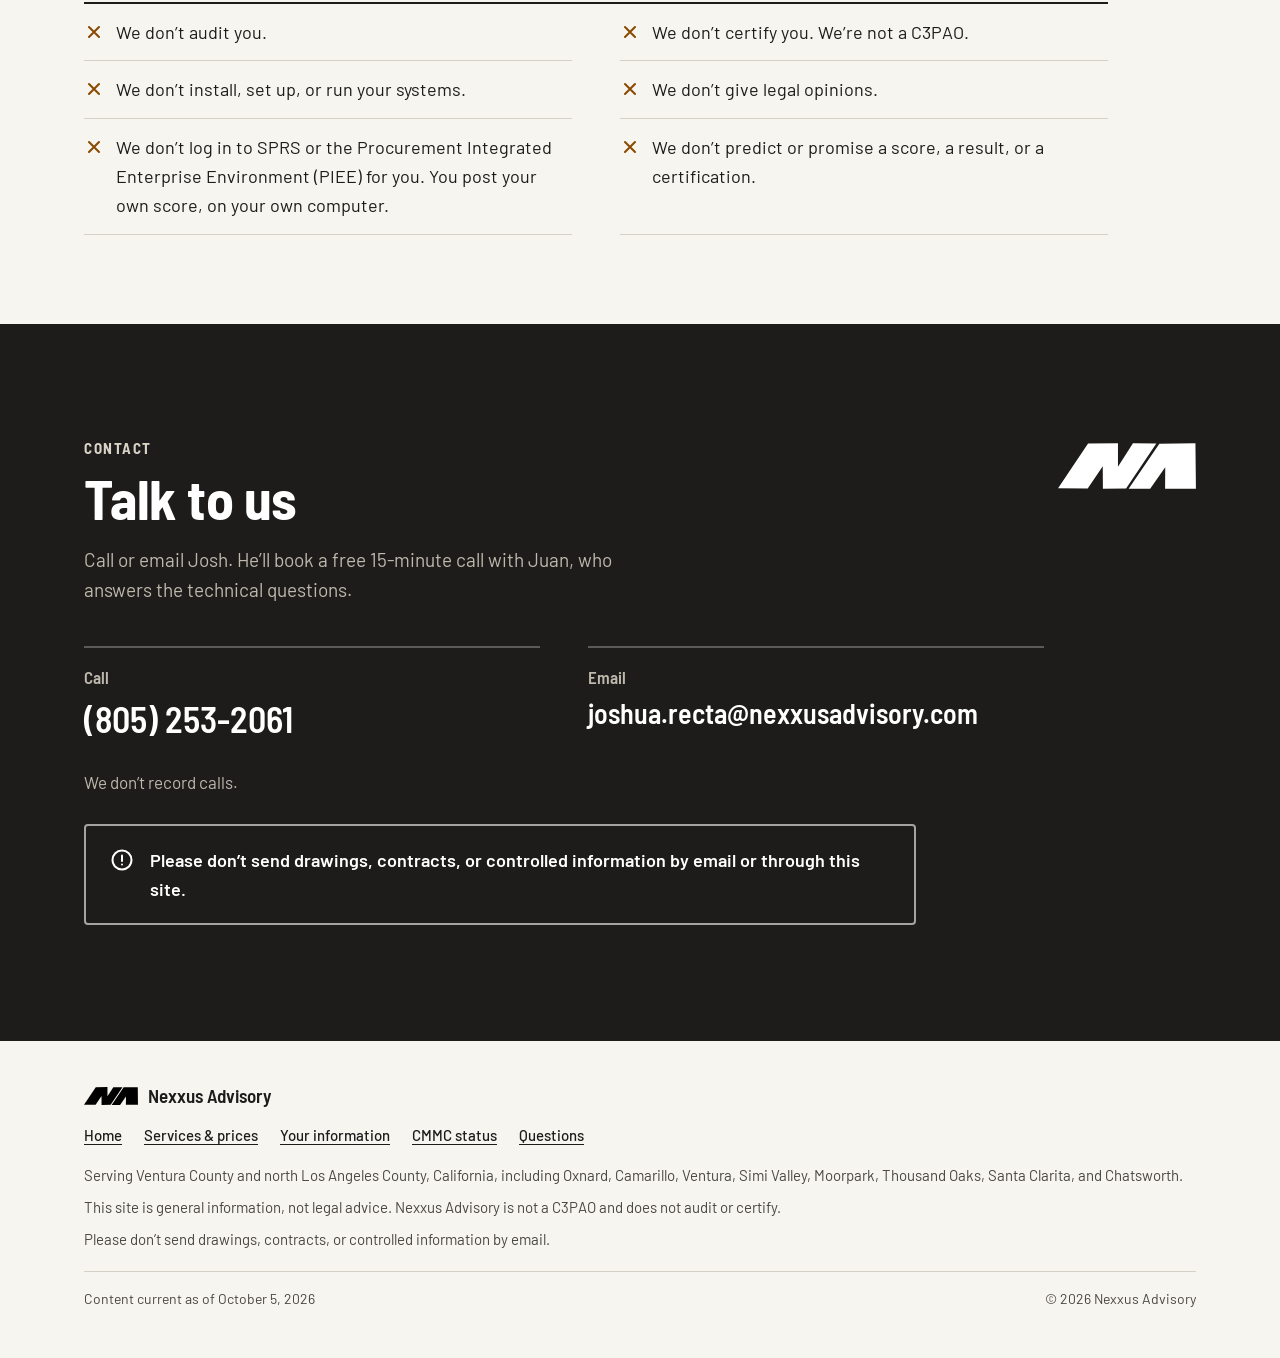
<file: services/index.html>
<!doctype html>
<html lang="en">
<head>
<meta charset="utf-8">
<meta name="viewport" content="width=device-width, initial-scale=1, viewport-fit=cover">
<title>CMMC documentation services and prices | Nexxus Advisory</title>
<meta name="description" content="Scope map $2,000 to $3,500 and full write-up $7,500 to $15,000, both fixed fees. What’s included, what moves the price, and what we don’t do.">
<link rel="canonical" href="https://nexxusadvisory.com/services/">
<meta name="theme-color" content="#F7F5F0">
<meta property="og:type" content="website">
<meta property="og:site_name" content="Nexxus Advisory">
<meta property="og:url" content="https://nexxusadvisory.com/services/">
<meta property="og:title" content="Services and prices | Nexxus Advisory">
<meta property="og:description" content="Scope map $2,000 to $3,500 and full write-up $7,500 to $15,000, both fixed fees. What’s included, what moves the price, and what we don’t do.">
<meta property="og:image" content="https://nexxusadvisory.com/og-image.png">
<meta property="og:image:width" content="1200">
<meta property="og:image:height" content="630">
<meta property="og:image:alt" content="Nexxus Advisory: The audit paused. The obligation didn’t.">
<meta name="twitter:card" content="summary_large_image">
<link rel="icon" type="image/svg+xml" href="/favicon.svg">
<link rel="preload" href="/fonts/barlow-semi-condensed-latin-700-normal.woff2" as="font" type="font/woff2" crossorigin>
<link rel="preload" href="/fonts/barlow-latin-400-normal.woff2" as="font" type="font/woff2" crossorigin>
<link rel="stylesheet" href="/fonts.css">
<link rel="stylesheet" href="/styles.css">
</head>
<body>

<a class="skip-link" href="#main">Skip to content</a>

<header class="site-header">
  <div class="wrap">
    <a class="brand" href="/" aria-label="Nexxus Advisory, home">
      <svg class="mark" viewBox="0 0 1924 638" aria-hidden="true" focusable="false"><path fill="#000" d="M1371 5 1045 3 836 328 836 1 419 6 1 629 414 632 624 323 626 637 949 634Z M1916 3 1413 9 985 636 1285 636 1495 338 1493 635 1923 635Z"></path></svg>
      <span>Nexxus Advisory</span>
    </a>
    <nav class="site-nav" aria-label="Pages">
      <ul>
        <li><a href="/services/" aria-current="page">Services &amp; prices</a></li>
        <li><a href="/your-information/">Your information</a></li>
        <li><a href="/cmmc-status/">CMMC status</a></li>
        <li><a href="/questions/">Questions</a></li>
        <li><a href="#contact">Contact</a></li>
      </ul>
    </nav>
    <a class="btn btn-primary header-call" href="tel:+18052532061">Call (805) 253-2061</a>
    <details class="menu">
      <summary><svg viewBox="0 0 24 24" fill="none" stroke="currentColor" stroke-width="2" stroke-linecap="round" aria-hidden="true" focusable="false"><path class="menu-bars" d="M4 7h16M4 12h16M4 17h16"></path><path class="menu-x" d="M6 6l12 12M18 6L6 18"></path></svg><span>Menu</span></summary>
      <nav class="menu-panel" aria-label="Menu">
        <ul>
        <li><a href="/">Home</a></li>
        <li><a href="/services/" aria-current="page">Services &amp; prices</a></li>
        <li><a href="/your-information/">Your information</a></li>
        <li><a href="/cmmc-status/">CMMC status</a></li>
        <li><a href="/questions/">Questions</a></li>
        </ul>
      </nav>
    </details>
  </div>
</header>

<main id="main">

  <section class="hero page-hero" aria-labelledby="page-title">
    <svg class="detail" viewBox="0 0 432 264" aria-hidden="true" focusable="false">
      <path class="trace-route" d="M168 96H206M226 96H256"></path>
      <path class="trace-arrow" d="M264 96l-9-3.5v7z"></path>
      <path class="trace-hold" d="M216 86l10 10-10 10-10-10z"></path>
      <text class="note-text" x="216" y="136">YOU DECIDE</text>
      <g class="trace-node">
        <rect x="24" y="72" width="144" height="48" rx="3"></rect>
        <rect x="264" y="72" width="144" height="48" rx="3"></rect>
      </g>
      <g class="trace-label">
        <text x="96" y="100.5">SCOPE MAP</text>
        <text x="336" y="100.5">FULL WRITE-UP</text>
      </g>
      <path class="note-line" d="M24 126V180M168 126V180M264 126V180M408 126V180M24 172H42M150 172H168M264 172H282M390 172H408"></path>
      <path class="note-arrow" d="M24 172l9-3.5v7zM168 172l-9-3.5v7zM264 172l9-3.5v7zM408 172l-9-3.5v7z"></path>
      <text class="note-dim" x="96" y="176">$2,000–3,500</text>
      <text class="note-dim" x="336" y="176">$7,500–15,000</text>
      <text class="trace-caps" x="24" y="236">DETAIL · TWO ENGAGEMENTS</text>
    </svg>
    <div class="wrap">
      <p class="eyebrow">Services and prices</p>
      <h1 id="page-title">What we do</h1>
      <p class="page-intro">We offer two engagements. Both are paperwork. We write the documents; your IT provider does the technical work.</p>
    </div>
  </section>

  <section class="section" id="who-does-what" aria-labelledby="roles-title">
    <div class="wrap">
      <div class="section-head">
        <h2 id="roles-title">Who does what</h2>
      </div>
      <div class="roles" role="group" aria-label="Who does what">
        <div class="role">
          <p class="role-who">You</p>
          <h3>Decide and sign</h3>
          <ul>
            <li>Decide whether to go further after the scope map</li>
            <li>Sign your self-assessment</li>
          </ul>
        </div>
        <div class="hand hand-left"><svg viewBox="0 0 56 16" aria-hidden="true" focusable="false"><path d="M2 8H50" stroke="currentColor" stroke-width="2"></path><path d="M44 2L52 8L44 14" fill="none" stroke="currentColor" stroke-width="2"></path></svg><span>Documents, and a walkthrough of the binder</span></div>
        <div class="role role-us">
          <p class="role-who">Nexxus</p>
          <h3>Write the documents</h3>
          <ul>
            <li>Scope map</li>
            <li>Full write-up: <a href="#write-up">what’s in it</a></li>
          </ul>
          <p class="role-note">A second person checks each one before you get it.</p>
        </div>
        <div class="hand"><svg viewBox="0 0 56 16" aria-hidden="true" focusable="false"><path d="M2 8H50" stroke="currentColor" stroke-width="2"></path><path d="M44 2L52 8L44 14" fill="none" stroke="currentColor" stroke-width="2"></path></svg><span>The plan of action: their list of what’s left to do</span></div>
        <div class="role">
          <p class="role-who">Your IT provider</p>
          <h3>Do the technical work</h3>
          <ul>
            <li>Install, set up, and run your systems</li>
            <li>Work through the plan of action’s list</li>
          </ul>
        </div>
      </div>
    </div>
  </section>

  <section class="section section-alt" id="engagements" aria-labelledby="engagements-title">
    <div class="wrap">
      <div class="section-head">
        <h2 id="engagements-title">The two engagements</h2>
      </div>
      <div class="services">
        <article class="service">
          <p class="service-when">Start here</p>
          <h3>Scope map</h3>
          <p class="service-what">We visit your shop and map where controlled information comes in, where it goes, and where it’s kept.</p>
          <p class="service-get">What you get</p>
          <p>A written scoping document you keep. It names the people, computers, and places inside your boundary, and the places where scope quietly grows. <a href="/your-information/#scope-growers">See six common ones on the example map.</a></p>
          <dl class="service-terms">
            <dt>Price</dt>
            <dd><strong>$2,000 to $3,500.</strong> A fixed fee, agreed before we start. No hourly billing.</dd>
            <dt>Time</dt>
            <dd>The site visit takes two to four hours. We give you a date for the written document when we schedule.</dd>
          </dl>
        </article>
        <article class="service" id="write-up">
          <p class="service-when">Then, if it makes sense</p>
          <h3>Full write-up</h3>
          <p class="service-what">The documents your self-assessment rests on, written from what we found at your shop.</p>
          <p class="service-get">What you get</p>
          <ul>
            <li>Your System Security Plan (SSP), written by us</li>
            <li>A score worksheet</li>
            <li>A plan of action and milestones (POA&amp;M) for the gaps that remain</li>
            <li>Supporting policies</li>
            <li>An evidence binder, organized so you can find things when asked</li>
          </ul>
          <p class="service-sample"><a href="/sample-documents/">See sample pages from a made-up shop</a></p>
          <dl class="service-terms">
            <dt>Price</dt>
            <dd><strong>$7,500 to $15,000.</strong> A fixed quote after the scope map, based on what we found. No hourly billing.</dd>
            <dt>Time</dt>
            <dd>We agree on a schedule with you before we start.</dd>
          </dl>
        </article>
      </div>
      <div class="moves" id="price">
        <h3>What moves the price</h3>
        <p>The scope map sets the boundary. After it, you get a fixed quote for the full write-up based on what we found.</p>
        <div class="moves-cols">
          <div>
            <p class="moves-key">It goes up with</p>
            <ul>
              <li>how many computers and systems touch controlled information: CAM stations, file servers, cloud accounts</li>
              <li>how many people handle drawings</li>
              <li>how many buildings or locations are involved</li>
              <li>how many ways drawings come in and go out, including outside processors</li>
              <li>older equipment that has to be documented as an exception</li>
              <li>how many outside services hold your files: your IT provider, cloud email, your ERP</li>
            </ul>
          </div>
          <div>
            <p class="moves-key">It comes down with</p>
            <ul>
              <li>documentation you already have to build on</li>
              <li>defense work kept on separate computers</li>
            </ul>
            <p class="moves-key">It doesn’t depend on</p>
            <ul>
              <li>your revenue</li>
              <li>your score</li>
              <li>people who never handle drawings</li>
            </ul>
          </div>
        </div>
      </div>
      <div class="paying" id="paying-for">
        <h3>What you’re paying for</h3>
        <ul class="paying-list">
          <li><strong>Documents only.</strong> We don’t sell IT services, software, hardware, or licenses.</li>
          <li><strong>Keep your IT provider.</strong> You don’t need to switch providers or cloud systems to work with us.</li>
          <li><strong>Know before you commit.</strong> The scope map comes first, and you can stop there.</li>
          <li><strong>A smaller scope costs less to protect.</strong> Every computer and person kept out of scope is one less thing to secure and document.</li>
        </ul>
      </div>
      <p class="terms-note">We’re paid for the documents. Our fee never depends on your score or any result.</p>
      <div class="actions">
        <a class="btn btn-primary" href="tel:+18052532061">Call (805) 253-2061</a>
      </div>
    </div>
  </section>

  <section class="section" id="limits" aria-labelledby="limits-title">
    <div class="wrap">
      <div class="section-head">
        <p class="eyebrow">Our limits</p>
        <h2 id="limits-title">What we don’t do</h2>
        <p>These limits are on purpose.</p>
      </div>
      <ul class="limits">
        <li><svg viewBox="0 0 24 24" fill="none" stroke="currentColor" stroke-width="2.5" stroke-linecap="round" aria-hidden="true" focusable="false"><path d="M6 6l12 12M18 6L6 18"></path></svg><span>We don’t audit you.</span></li>
        <li><svg viewBox="0 0 24 24" fill="none" stroke="currentColor" stroke-width="2.5" stroke-linecap="round" aria-hidden="true" focusable="false"><path d="M6 6l12 12M18 6L6 18"></path></svg><span>We don’t certify you. We’re not a C3PAO.</span></li>
        <li><svg viewBox="0 0 24 24" fill="none" stroke="currentColor" stroke-width="2.5" stroke-linecap="round" aria-hidden="true" focusable="false"><path d="M6 6l12 12M18 6L6 18"></path></svg><span>We don’t install, set up, or run your systems.</span></li>
        <li><svg viewBox="0 0 24 24" fill="none" stroke="currentColor" stroke-width="2.5" stroke-linecap="round" aria-hidden="true" focusable="false"><path d="M6 6l12 12M18 6L6 18"></path></svg><span>We don’t give legal opinions.</span></li>
        <li><svg viewBox="0 0 24 24" fill="none" stroke="currentColor" stroke-width="2.5" stroke-linecap="round" aria-hidden="true" focusable="false"><path d="M6 6l12 12M18 6L6 18"></path></svg><span>We don’t log in to SPRS or the Procurement Integrated Enterprise Environment (PIEE) for you. You post your own score, on your own computer.</span></li>
        <li><svg viewBox="0 0 24 24" fill="none" stroke="currentColor" stroke-width="2.5" stroke-linecap="round" aria-hidden="true" focusable="false"><path d="M6 6l12 12M18 6L6 18"></path></svg><span>We don’t predict or promise a score, a result, or a certification.</span></li>
      </ul>
    </div>
  </section>

  <section class="contact" id="contact" aria-labelledby="contact-title">
    <div class="wrap">
      <svg class="mark mark-contact" viewBox="0 0 1924 638" aria-hidden="true" focusable="false"><path fill="#fff" d="M1371 5 1045 3 836 328 836 1 419 6 1 629 414 632 624 323 626 637 949 634Z M1916 3 1413 9 985 636 1285 636 1495 338 1493 635 1923 635Z"></path></svg>
      <p class="eyebrow">Contact</p>
      <h2 id="contact-title">Talk to us</h2>
      <p class="contact-sub">Call or email Josh. He’ll book a free 15-minute call with Juan, who answers the technical questions.</p>
      <div class="contact-grid">
        <div class="contact-item">
          <p class="contact-key">Call</p>
          <a href="tel:+18052532061">(805) 253-2061</a>
        </div>
        <div class="contact-item">
          <p class="contact-key">Email</p>
          <a class="email" href="mailto:joshua.recta@nexxusadvisory.com?subject=CMMC%20documentation">joshua.recta<wbr>@nexxusadvisory.com</a>
        </div>
      </div>
      <p class="contact-note">We don’t record calls.</p>
      <p class="warning"><svg viewBox="0 0 24 24" fill="none" stroke="currentColor" stroke-width="2" stroke-linecap="round" stroke-linejoin="round" aria-hidden="true" focusable="false"><circle cx="12" cy="12" r="9.5"></circle><path d="M12 7.5v5.5"></path><path d="M12 16.5v.01"></path></svg><span>Please don’t send drawings, contracts, or controlled information by email or through this site.</span></p>
    </div>
  </section>

</main>

<footer class="site-footer">
  <div class="wrap">
    <p class="footer-name"><svg class="mark" viewBox="0 0 1924 638" aria-hidden="true" focusable="false"><path fill="#000" d="M1371 5 1045 3 836 328 836 1 419 6 1 629 414 632 624 323 626 637 949 634Z M1916 3 1413 9 985 636 1285 636 1495 338 1493 635 1923 635Z"></path></svg><span>Nexxus Advisory</span></p>
    <ul class="footer-nav" aria-label="Pages">
      <li><a href="/">Home</a></li>
      <li><a href="/services/">Services &amp; prices</a></li>
      <li><a href="/your-information/">Your information</a></li>
      <li><a href="/cmmc-status/">CMMC status</a></li>
      <li><a href="/questions/">Questions</a></li>
    </ul>
    <p>Serving Ventura County and north Los Angeles County, California, including Oxnard, Camarillo, Ventura, Simi Valley, Moorpark, Thousand Oaks, Santa Clarita, and Chatsworth.</p>
    <p>This site is general information, not legal advice. Nexxus Advisory is not a C3PAO and does not audit or certify.</p>
    <p>Please don’t send drawings, contracts, or controlled information by email.</p>
    <div class="footer-meta">
      <span>Content current as of <time datetime="2026-10-05">October 5, 2026</time></span>
      <span>© 2026 Nexxus Advisory</span>
    </div>
  </div>
</footer>

<aside class="callbar" aria-label="Call Josh">
  <a class="btn btn-primary" href="tel:+18052532061">Call (805) 253-2061</a>
</aside>

</body>
</html>
</file>
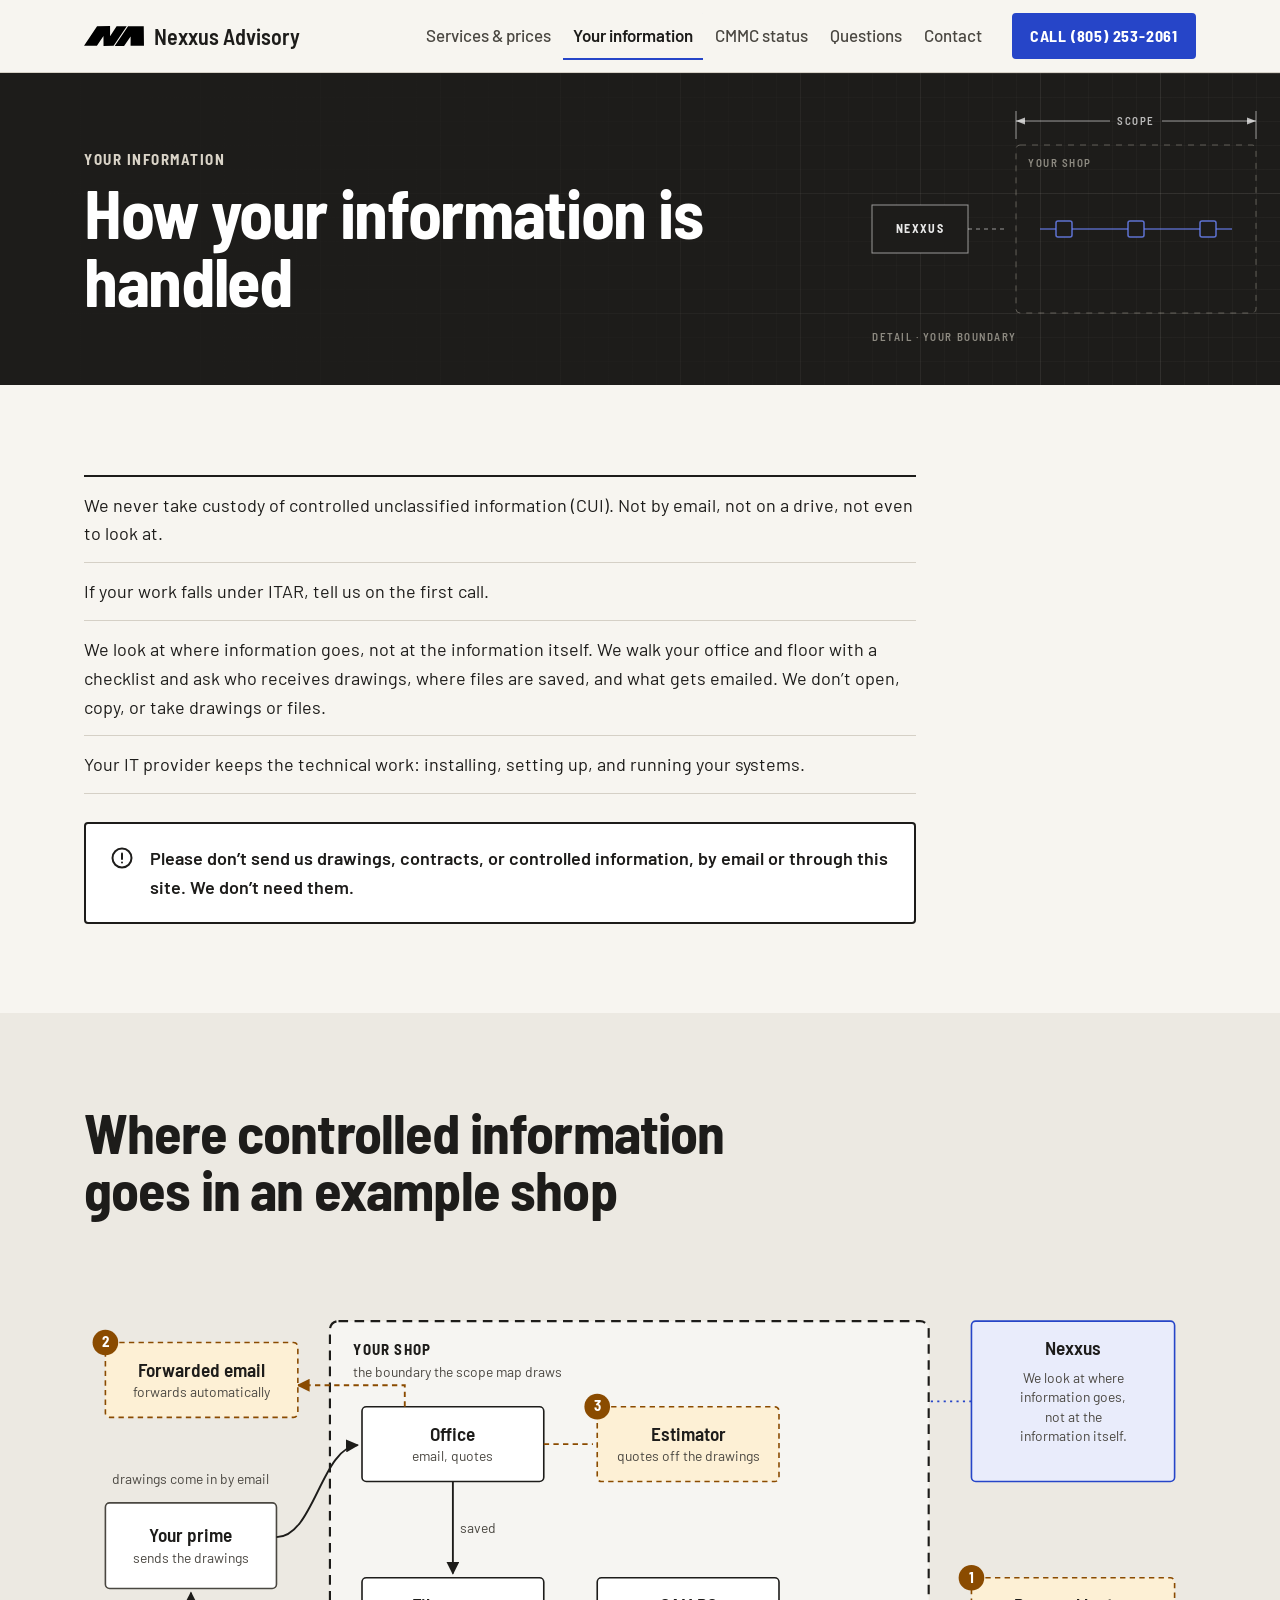
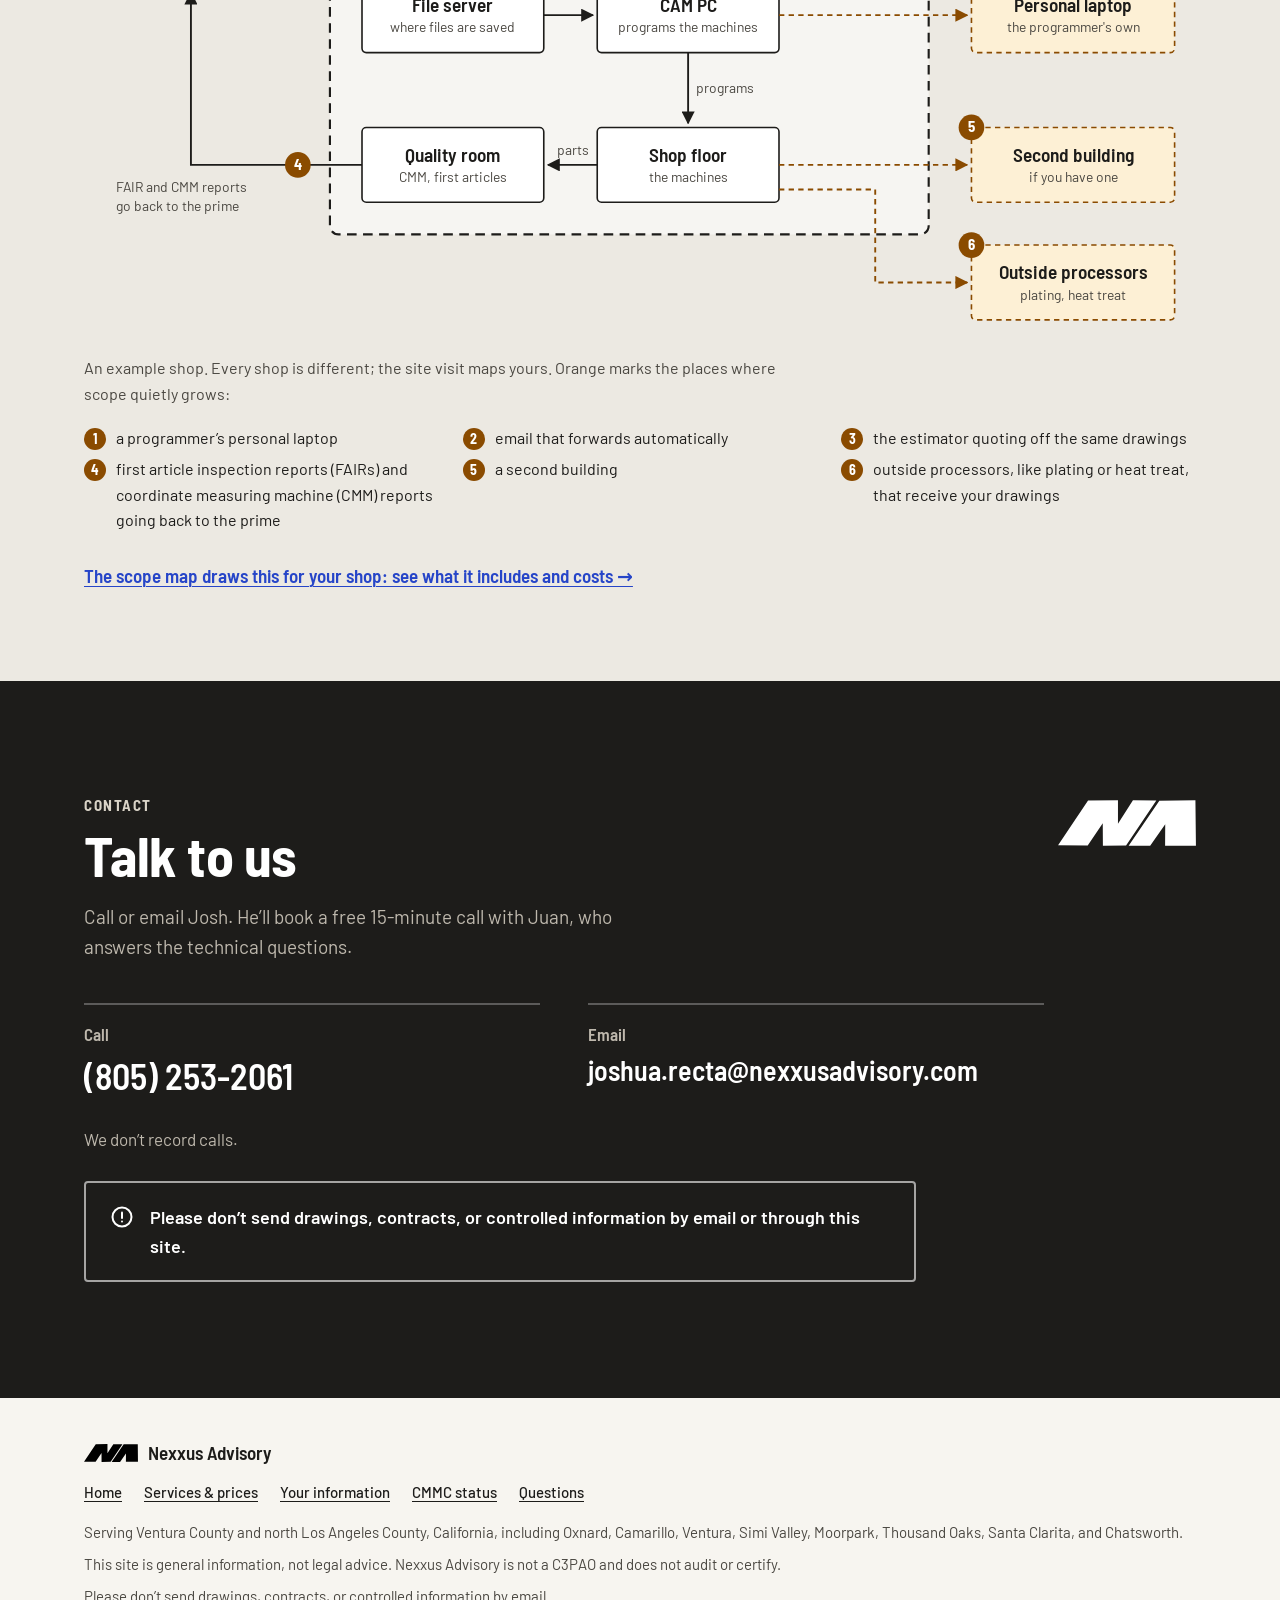
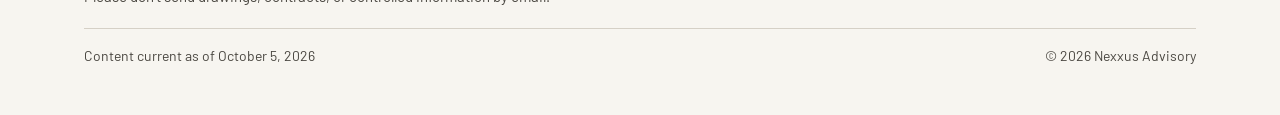
<file: your-information/index.html>
<!doctype html>
<html lang="en">
<head>
<meta charset="utf-8">
<meta name="viewport" content="width=device-width, initial-scale=1, viewport-fit=cover">
<title>How your information is handled | Nexxus Advisory</title>
<meta name="description" content="We never take custody of controlled unclassified information. We map where it goes in your shop, not the information itself.">
<link rel="canonical" href="https://nexxusadvisory.com/your-information/">
<meta name="theme-color" content="#F7F5F0">
<meta property="og:type" content="website">
<meta property="og:site_name" content="Nexxus Advisory">
<meta property="og:url" content="https://nexxusadvisory.com/your-information/">
<meta property="og:title" content="How your information is handled | Nexxus Advisory">
<meta property="og:description" content="We never take custody of controlled unclassified information. We map where it goes in your shop, not the information itself.">
<meta property="og:image" content="https://nexxusadvisory.com/og-image.png">
<meta property="og:image:width" content="1200">
<meta property="og:image:height" content="630">
<meta property="og:image:alt" content="Nexxus Advisory: The audit paused. The obligation didn’t.">
<meta name="twitter:card" content="summary_large_image">
<link rel="icon" type="image/svg+xml" href="/favicon.svg">
<link rel="preload" href="/fonts/barlow-semi-condensed-latin-700-normal.woff2" as="font" type="font/woff2" crossorigin>
<link rel="preload" href="/fonts/barlow-latin-400-normal.woff2" as="font" type="font/woff2" crossorigin>
<link rel="stylesheet" href="/fonts.css">
<link rel="stylesheet" href="/styles.css">
</head>
<body>

<a class="skip-link" href="#main">Skip to content</a>

<header class="site-header">
  <div class="wrap">
    <a class="brand" href="/" aria-label="Nexxus Advisory, home">
      <svg class="mark" viewBox="0 0 1924 638" aria-hidden="true" focusable="false"><path fill="#000" d="M1371 5 1045 3 836 328 836 1 419 6 1 629 414 632 624 323 626 637 949 634Z M1916 3 1413 9 985 636 1285 636 1495 338 1493 635 1923 635Z"></path></svg>
      <span>Nexxus Advisory</span>
    </a>
    <nav class="site-nav" aria-label="Pages">
      <ul>
        <li><a href="/services/">Services &amp; prices</a></li>
        <li><a href="/your-information/" aria-current="page">Your information</a></li>
        <li><a href="/cmmc-status/">CMMC status</a></li>
        <li><a href="/questions/">Questions</a></li>
        <li><a href="#contact">Contact</a></li>
      </ul>
    </nav>
    <a class="btn btn-primary header-call" href="tel:+18052532061">Call (805) 253-2061</a>
    <details class="menu">
      <summary><svg viewBox="0 0 24 24" fill="none" stroke="currentColor" stroke-width="2" stroke-linecap="round" aria-hidden="true" focusable="false"><path class="menu-bars" d="M4 7h16M4 12h16M4 17h16"></path><path class="menu-x" d="M6 6l12 12M18 6L6 18"></path></svg><span>Menu</span></summary>
      <nav class="menu-panel" aria-label="Menu">
        <ul>
        <li><a href="/">Home</a></li>
        <li><a href="/services/">Services &amp; prices</a></li>
        <li><a href="/your-information/" aria-current="page">Your information</a></li>
        <li><a href="/cmmc-status/">CMMC status</a></li>
        <li><a href="/questions/">Questions</a></li>
        </ul>
      </nav>
    </details>
  </div>
</header>

<main id="main">

  <section class="hero page-hero" aria-labelledby="page-title">
    <svg class="detail" viewBox="0 0 432 264" aria-hidden="true" focusable="false">
      <rect class="trace-shop" x="168" y="48" width="240" height="168" rx="4"></rect>
      <text class="trace-caps" x="180" y="70">YOUR SHOP</text>
      <path class="trace-route" d="M192 132H384"></path>
      <g class="trace-node">
        <rect x="208" y="124" width="16" height="16" rx="2"></rect>
        <rect x="280" y="124" width="16" height="16" rx="2"></rect>
        <rect x="352" y="124" width="16" height="16" rx="2"></rect>
      </g>
      <rect class="note-block" x="24" y="108" width="96" height="48"></rect>
      <text class="note-title" x="72" y="136">NEXXUS</text>
      <path class="note-line note-gap" d="M120 132H160"></path>
      <path class="note-line" d="M168 42V14M408 42V14M168 24H262M314 24H408"></path>
      <path class="note-arrow" d="M168 24l9-3.5v7zM408 24l-9-3.5v7z"></path>
      <text class="note-text" x="288" y="28">SCOPE</text>
      <text class="trace-caps" x="24" y="244">DETAIL · YOUR BOUNDARY</text>
    </svg>
    <div class="wrap">
      <p class="eyebrow">Your information</p>
      <h1 id="page-title">How your information is handled</h1>
    </div>
  </section>

  <section class="section" id="handling" aria-label="How we handle it">
    <div class="wrap">
      <ul class="handling handling-top">
        <li>We never take custody of controlled unclassified information (CUI). Not by email, not on a drive, not even to look at.</li>
        <li>If your work falls under ITAR, tell us on the first call.</li>
        <li>We look at where information goes, not at the information itself. We walk your office and floor with a checklist and ask who receives drawings, where files are saved, and what gets emailed. We don’t open, copy, or take drawings or files.</li>
        <li>Your IT provider keeps the technical work: installing, setting up, and running your systems.</li>
      </ul>
      <p class="warning"><svg viewBox="0 0 24 24" fill="none" stroke="currentColor" stroke-width="2" stroke-linecap="round" stroke-linejoin="round" aria-hidden="true" focusable="false"><circle cx="12" cy="12" r="9.5"></circle><path d="M12 7.5v5.5"></path><path d="M12 16.5v.01"></path></svg><span>Please don’t send us drawings, contracts, or controlled information, by email or through this site. We don’t need them.</span></p>
    </div>
  </section>

  <section class="section section-alt" id="map" aria-labelledby="map-title">
    <div class="wrap">
      <div class="section-head">
        <h2 id="map-title">Where controlled information goes in an example shop</h2>
      </div>
      <figure class="figure flow-map" id="scope-growers">
        <svg class="dg dg-wide" viewBox="0 0 1040 640" role="img" aria-labelledby="flow-title flow-desc">
        <title id="flow-title">Where controlled information goes in an example shop</title>
        <desc id="flow-desc">Drawings come in from the prime by email to the office, are saved on the file server, go to the CAM programming PC, then to the machines on the floor and the quality room. First article and CMM reports go back to the prime. Six places where scope quietly grows are marked: email that forwards automatically, the estimator quoting off the same drawings, a programmer's personal laptop, the reports going back to the prime, a second building, and outside processors such as plating or heat treat that receive your drawings. Nexxus sits outside the shop: we look at where information goes, not at the information itself.</desc>
        <defs>
        <marker id="ah-ink" viewBox="0 0 10 10" refX="9" refY="5" markerWidth="7" markerHeight="7" orient="auto-start-reverse"><path d="M0 0L10 5L0 10z" class="ah-ink"/></marker>
        <marker id="ah-hold" viewBox="0 0 10 10" refX="9" refY="5" markerWidth="7" markerHeight="7" orient="auto-start-reverse"><path d="M0 0L10 5L0 10z" class="ah-hold"/></marker>
        </defs>
        <rect class="boundary" x="230" y="60" width="560" height="480" rx="8"/>
        <text class="t-caps" x="252" y="92" text-anchor="start">YOUR SHOP</text>
        <text class="t-small" x="252" y="112" text-anchor="start">the boundary the scope map draws</text>
        <rect class="node-out" x="20" y="230" width="160" height="80" rx="4"/>
        <text class="t-strong" x="100.0" y="267.0" text-anchor="middle">Your prime</text>
        <text class="t-small" x="100.0" y="286.0" text-anchor="middle">sends the drawings</text>
        <rect class="node" x="260" y="140" width="170" height="70" rx="4"/>
        <text class="t-strong" x="345.0" y="172.0" text-anchor="middle">Office</text>
        <text class="t-small" x="345.0" y="191.0" text-anchor="middle">email, quotes</text>
        <rect class="node" x="260" y="300" width="170" height="70" rx="4"/>
        <text class="t-strong" x="345.0" y="332.0" text-anchor="middle">File server</text>
        <text class="t-small" x="345.0" y="351.0" text-anchor="middle">where files are saved</text>
        <rect class="node" x="480" y="300" width="170" height="70" rx="4"/>
        <text class="t-strong" x="565.0" y="332.0" text-anchor="middle">CAM PC</text>
        <text class="t-small" x="565.0" y="351.0" text-anchor="middle">programs the machines</text>
        <rect class="node" x="480" y="440" width="170" height="70" rx="4"/>
        <text class="t-strong" x="565.0" y="472.0" text-anchor="middle">Shop floor</text>
        <text class="t-small" x="565.0" y="491.0" text-anchor="middle">the machines</text>
        <rect class="node" x="260" y="440" width="170" height="70" rx="4"/>
        <text class="t-strong" x="345.0" y="472.0" text-anchor="middle">Quality room</text>
        <text class="t-small" x="345.0" y="491.0" text-anchor="middle">CMM, first articles</text>
        <path class="flow" d="M180 262 C 215 262, 222 178, 256 176" marker-end="url(#ah-ink)"/>
        <text class="t-small" x="100" y="212" text-anchor="middle">drawings come in by email</text>
        <path class="flow" d="M345 210 L345 296" marker-end="url(#ah-ink)"/>
        <text class="t-small" x="352" y="258" text-anchor="start">saved</text>
        <path class="flow" d="M430 335 L476 335" marker-end="url(#ah-ink)"/>
        <path class="flow" d="M565 370 L565 436" marker-end="url(#ah-ink)"/>
        <text class="t-small" x="572" y="408" text-anchor="start">programs</text>
        <path class="flow" d="M480 475 L434 475" marker-end="url(#ah-ink)"/>
        <text class="t-small" x="457" y="466" text-anchor="middle">parts</text>
        <path class="flow" d="M260 475 L100 475 L100 314" marker-end="url(#ah-ink)"/>
        <circle class="badge" cx="200" cy="475" r="12"/><text class="badge-t" x="200" y="479.5" text-anchor="middle">4</text>
        <text class="t-small" x="30" y="500" text-anchor="start">FAIR and CMM reports</text>
        <text class="t-small" x="30" y="518" text-anchor="start">go back to the prime</text>
        <path class="grow-line" d="M300 140 L300 120 L200 120" marker-end="url(#ah-hold)"/>
        <rect class="grow" x="20" y="80" width="180" height="70" rx="4"/>
        <text class="t-strong" x="110.0" y="112.0" text-anchor="middle">Forwarded email</text>
        <text class="t-small" x="110.0" y="131.0" text-anchor="middle">forwards automatically</text>
        <circle class="badge" cx="20" cy="80" r="12"/><text class="badge-t" x="20" y="84.5" text-anchor="middle">2</text>
        <path class="grow-line" d="M430 175 L476 175"/>
        <rect class="grow" x="480" y="140" width="170" height="70" rx="4"/>
        <text class="t-strong" x="565.0" y="172.0" text-anchor="middle">Estimator</text>
        <text class="t-small" x="565.0" y="191.0" text-anchor="middle">quotes off the drawings</text>
        <circle class="badge" cx="480" cy="140" r="12"/><text class="badge-t" x="480" y="144.5" text-anchor="middle">3</text>
        <path class="grow-line" d="M650 335 L826 335" marker-end="url(#ah-hold)"/>
        <rect class="grow" x="830" y="300" width="190" height="70" rx="4"/>
        <text class="t-strong" x="925.0" y="332.0" text-anchor="middle">Personal laptop</text>
        <text class="t-small" x="925.0" y="351.0" text-anchor="middle">the programmer's own</text>
        <circle class="badge" cx="830" cy="300" r="12"/><text class="badge-t" x="830" y="304.5" text-anchor="middle">1</text>
        <path class="grow-line" d="M650 475 L826 475" marker-end="url(#ah-hold)"/>
        <rect class="grow" x="830" y="440" width="190" height="70" rx="4"/>
        <text class="t-strong" x="925.0" y="472.0" text-anchor="middle">Second building</text>
        <text class="t-small" x="925.0" y="491.0" text-anchor="middle">if you have one</text>
        <circle class="badge" cx="830" cy="440" r="12"/><text class="badge-t" x="830" y="444.5" text-anchor="middle">5</text>
        <path class="grow-line" d="M650 498 L740 498 L740 585 L826 585" marker-end="url(#ah-hold)"/>
        <rect class="grow" x="830" y="550" width="190" height="70" rx="4"/>
        <text class="t-strong" x="925.0" y="582.0" text-anchor="middle">Outside processors</text>
        <text class="t-small" x="925.0" y="601.0" text-anchor="middle">plating, heat treat</text>
        <circle class="badge" cx="830" cy="550" r="12"/><text class="badge-t" x="830" y="554.5" text-anchor="middle">6</text>
        <rect class="us" x="830" y="60" width="190" height="150" rx="4"/>
        <text class="t-strong" x="925" y="92" text-anchor="middle">Nexxus</text>
        <text class="t-small" x="925" y="118" text-anchor="middle">We look at where</text>
        <text class="t-small" x="925" y="136" text-anchor="middle">information goes,</text>
        <text class="t-small" x="925" y="154" text-anchor="middle">not at the</text>
        <text class="t-small" x="925" y="172" text-anchor="middle">information itself.</text>
        <path class="us-line" d="M830 135 L792 135"/>
        </svg>
        <svg class="dg dg-tall" viewBox="0 0 360 1010" role="img" aria-labelledby="flow-title-m flow-desc-m">
        <title id="flow-title-m">Where controlled information goes in an example shop</title>
        <desc id="flow-desc-m">Same diagram, arranged top to bottom for small screens.</desc>
        <defs>
        <marker id="ahm-ink" viewBox="0 0 10 10" refX="9" refY="5" markerWidth="7" markerHeight="7" orient="auto-start-reverse"><path d="M0 0L10 5L0 10z" class="ahm-ink"/></marker>
        <marker id="ahm-hold" viewBox="0 0 10 10" refX="9" refY="5" markerWidth="7" markerHeight="7" orient="auto-start-reverse"><path d="M0 0L10 5L0 10z" class="ahm-hold"/></marker>
        </defs>
        <rect class="node-out" x="16" y="10" width="165" height="58" rx="4"/>
        <text class="t-strong" x="98.5" y="36.0" text-anchor="middle">Your prime</text>
        <text class="t-small" x="98.5" y="55.0" text-anchor="middle">sends the drawings</text>
        <rect class="boundary" x="8" y="112" width="344" height="682" rx="8"/>
        <text class="t-caps" x="340" y="140" text-anchor="end">YOUR SHOP</text>
        <text class="t-small" x="340" y="158" text-anchor="end">the boundary the scope map draws</text>
        <rect class="node" x="16" y="190" width="165" height="62" rx="4"/>
        <text class="t-strong" x="98.5" y="218.0" text-anchor="middle">Office</text>
        <text class="t-small" x="98.5" y="237.0" text-anchor="middle">email, quotes</text>
        <rect class="node" x="16" y="310" width="165" height="62" rx="4"/>
        <text class="t-strong" x="98.5" y="338.0" text-anchor="middle">File server</text>
        <text class="t-small" x="98.5" y="357.0" text-anchor="middle">where files are saved</text>
        <rect class="node" x="16" y="430" width="165" height="62" rx="4"/>
        <text class="t-strong" x="98.5" y="458.0" text-anchor="middle">CAM PC</text>
        <text class="t-small" x="98.5" y="477.0" text-anchor="middle">programs the machines</text>
        <rect class="node" x="16" y="550" width="165" height="62" rx="4"/>
        <text class="t-strong" x="98.5" y="578.0" text-anchor="middle">Shop floor</text>
        <text class="t-small" x="98.5" y="597.0" text-anchor="middle">the machines</text>
        <rect class="node" x="16" y="670" width="165" height="62" rx="4"/>
        <text class="t-strong" x="98.5" y="698.0" text-anchor="middle">Quality room</text>
        <text class="t-small" x="98.5" y="717.0" text-anchor="middle">CMM, first articles</text>
        <rect class="node-out" x="95" y="850" width="170" height="58" rx="4"/>
        <text class="t-strong" x="180.0" y="876.0" text-anchor="middle">Your prime</text>
        <text class="t-small" x="180.0" y="895.0" text-anchor="middle">gets reports back</text>
        <path class="flow" d="M98 68 L98 186" marker-end="url(#ahm-ink)"/>
        <text class="t-small" x="110" y="96" text-anchor="start">drawings come in by email</text>
        <path class="flow" d="M98 252 L98 306" marker-end="url(#ahm-ink)"/>
        <path class="flow" d="M98 372 L98 426" marker-end="url(#ahm-ink)"/>
        <path class="flow" d="M98 492 L98 546" marker-end="url(#ahm-ink)"/>
        <path class="flow" d="M98 612 L98 666" marker-end="url(#ahm-ink)"/>
        <path class="flow" d="M98 732 L98 818 L180 818 L180 846" marker-end="url(#ahm-ink)"/>
        <circle class="badge" cx="138" cy="818" r="12"/><text class="badge-t" x="138" y="822.5" text-anchor="middle">4</text>
        <text class="t-small" x="192" y="840" text-anchor="start">FAIR and CMM reports</text>
        <path class="grow-line" d="M181 221 L198 221"/>
        <rect class="grow" x="200" y="190" width="146" height="62" rx="4"/>
        <text class="t-strong" x="273.0" y="218.0" text-anchor="middle">Estimator</text>
        <text class="t-small" x="273.0" y="237.0" text-anchor="middle">quotes off drawings</text>
        <circle class="badge" cx="200" cy="190" r="12"/><text class="badge-t" x="200" y="194.5" text-anchor="middle">3</text>
        <path class="grow-line" d="M181 235 L190 235 L190 300 L198 300"/>
        <rect class="grow" x="200" y="280" width="146" height="62" rx="4"/>
        <text class="t-strong" x="273.0" y="308.0" text-anchor="middle">Forwarded email</text>
        <text class="t-small" x="273.0" y="327.0" text-anchor="middle">forwards automatically</text>
        <circle class="badge" cx="200" cy="280" r="12"/><text class="badge-t" x="200" y="284.5" text-anchor="middle">2</text>
        <path class="grow-line" d="M181 461 L198 461"/>
        <rect class="grow" x="200" y="430" width="146" height="62" rx="4"/>
        <text class="t-strong" x="273.0" y="458.0" text-anchor="middle">Personal laptop</text>
        <text class="t-small" x="273.0" y="477.0" text-anchor="middle">the programmer's own</text>
        <circle class="badge" cx="200" cy="430" r="12"/><text class="badge-t" x="200" y="434.5" text-anchor="middle">1</text>
        <path class="grow-line" d="M181 581 L198 581"/>
        <rect class="grow" x="200" y="550" width="146" height="62" rx="4"/>
        <text class="t-strong" x="273.0" y="578.0" text-anchor="middle">Second building</text>
        <text class="t-small" x="273.0" y="597.0" text-anchor="middle">if you have one</text>
        <circle class="badge" cx="200" cy="550" r="12"/><text class="badge-t" x="200" y="554.5" text-anchor="middle">5</text>
        <path class="grow-line" d="M181 598 L190 598 L190 701 L198 701"/>
        <rect class="grow" x="200" y="670" width="146" height="62" rx="4"/>
        <text class="t-strong" x="273.0" y="698.0" text-anchor="middle">Processors</text>
        <text class="t-small" x="273.0" y="717.0" text-anchor="middle">plating, heat treat</text>
        <circle class="badge" cx="200" cy="670" r="12"/><text class="badge-t" x="200" y="674.5" text-anchor="middle">6</text>
        <rect class="us" x="16" y="928" width="328" height="74" rx="4"/>
        <text class="t-strong" x="180" y="955" text-anchor="middle">Nexxus</text>
        <text class="t-small" x="180" y="978" text-anchor="middle">We look at where information goes,</text>
        <text class="t-small" x="180" y="995" text-anchor="middle">not at the information itself.</text>
        </svg>
        <figcaption>An example shop. Every shop is different; the site visit maps yours. Orange marks the places where scope quietly grows:</figcaption>
        <ol class="legend" role="list">
          <li><span class="n" aria-hidden="true">1</span>a programmer’s personal laptop</li>
          <li><span class="n" aria-hidden="true">2</span>email that forwards automatically</li>
          <li><span class="n" aria-hidden="true">3</span>the estimator quoting off the same drawings</li>
          <li><span class="n" aria-hidden="true">4</span>first article inspection reports (FAIRs) and coordinate measuring machine (CMM) reports going back to the prime</li>
          <li><span class="n" aria-hidden="true">5</span>a second building</li>
          <li><span class="n" aria-hidden="true">6</span>outside processors, like plating or heat treat, that receive your drawings</li>
        </ol>
      </figure>
      <p class="more-link"><a href="/services/">The scope map draws this for your shop: see what it includes and costs</a></p>
    </div>
  </section>

  <section class="contact" id="contact" aria-labelledby="contact-title">
    <div class="wrap">
      <svg class="mark mark-contact" viewBox="0 0 1924 638" aria-hidden="true" focusable="false"><path fill="#fff" d="M1371 5 1045 3 836 328 836 1 419 6 1 629 414 632 624 323 626 637 949 634Z M1916 3 1413 9 985 636 1285 636 1495 338 1493 635 1923 635Z"></path></svg>
      <p class="eyebrow">Contact</p>
      <h2 id="contact-title">Talk to us</h2>
      <p class="contact-sub">Call or email Josh. He’ll book a free 15-minute call with Juan, who answers the technical questions.</p>
      <div class="contact-grid">
        <div class="contact-item">
          <p class="contact-key">Call</p>
          <a href="tel:+18052532061">(805) 253-2061</a>
        </div>
        <div class="contact-item">
          <p class="contact-key">Email</p>
          <a class="email" href="mailto:joshua.recta@nexxusadvisory.com?subject=CMMC%20documentation">joshua.recta<wbr>@nexxusadvisory.com</a>
        </div>
      </div>
      <p class="contact-note">We don’t record calls.</p>
      <p class="warning"><svg viewBox="0 0 24 24" fill="none" stroke="currentColor" stroke-width="2" stroke-linecap="round" stroke-linejoin="round" aria-hidden="true" focusable="false"><circle cx="12" cy="12" r="9.5"></circle><path d="M12 7.5v5.5"></path><path d="M12 16.5v.01"></path></svg><span>Please don’t send drawings, contracts, or controlled information by email or through this site.</span></p>
    </div>
  </section>

</main>

<footer class="site-footer">
  <div class="wrap">
    <p class="footer-name"><svg class="mark" viewBox="0 0 1924 638" aria-hidden="true" focusable="false"><path fill="#000" d="M1371 5 1045 3 836 328 836 1 419 6 1 629 414 632 624 323 626 637 949 634Z M1916 3 1413 9 985 636 1285 636 1495 338 1493 635 1923 635Z"></path></svg><span>Nexxus Advisory</span></p>
    <ul class="footer-nav" aria-label="Pages">
      <li><a href="/">Home</a></li>
      <li><a href="/services/">Services &amp; prices</a></li>
      <li><a href="/your-information/">Your information</a></li>
      <li><a href="/cmmc-status/">CMMC status</a></li>
      <li><a href="/questions/">Questions</a></li>
    </ul>
    <p>Serving Ventura County and north Los Angeles County, California, including Oxnard, Camarillo, Ventura, Simi Valley, Moorpark, Thousand Oaks, Santa Clarita, and Chatsworth.</p>
    <p>This site is general information, not legal advice. Nexxus Advisory is not a C3PAO and does not audit or certify.</p>
    <p>Please don’t send drawings, contracts, or controlled information by email.</p>
    <div class="footer-meta">
      <span>Content current as of <time datetime="2026-10-05">October 5, 2026</time></span>
      <span>© 2026 Nexxus Advisory</span>
    </div>
  </div>
</footer>

<aside class="callbar" aria-label="Call Josh">
  <a class="btn btn-primary" href="tel:+18052532061">Call (805) 253-2061</a>
</aside>

</body>
</html>
</file>
<file: fonts.css>
/* Barlow and Barlow Semi Condensed, self-hosted (SIL Open Font License, see fonts/OFL.txt) */
@font-face{font-family:'Barlow';font-style:normal;font-weight:400;font-display:swap;src:url('fonts/barlow-latin-400-normal.woff2') format('woff2');}
@font-face{font-family:'Barlow';font-style:normal;font-weight:500;font-display:swap;src:url('fonts/barlow-latin-500-normal.woff2') format('woff2');}
@font-face{font-family:'Barlow';font-style:normal;font-weight:600;font-display:swap;src:url('fonts/barlow-latin-600-normal.woff2') format('woff2');}
@font-face{font-family:'Barlow Semi Condensed';font-style:normal;font-weight:500;font-display:swap;src:url('fonts/barlow-semi-condensed-latin-500-normal.woff2') format('woff2');}
@font-face{font-family:'Barlow Semi Condensed';font-style:normal;font-weight:600;font-display:swap;src:url('fonts/barlow-semi-condensed-latin-600-normal.woff2') format('woff2');}
@font-face{font-family:'Barlow Semi Condensed';font-style:normal;font-weight:700;font-display:swap;src:url('fonts/barlow-semi-condensed-latin-700-normal.woff2') format('woff2');}
</file>
<file: styles.css>
/* Nexxus Advisory, site styles (v2, approved copy) */

:root{
  --page:#F7F5F0;   /* page background: warm paper */
  --paper:#FFFFFF;  /* cards and sheets sit on the page in white */
  --steel:#ECE9E2;
  --line:#D5D0C6;
  --ink:#1D1C1A;    /* graphite: warm near-black, like pencil or print ink */
  --ink-2:#4A4741;
  --blue:#2645C8;   /* layout blue: links and buttons on paper */
  --blue-dark:#1D37A3;
  --hold:#8A4B00;
  --hold-bg:#FDF0D5;
  --ok:#1E6A43;
  --ok-bg:#E2F1E8;
  --night-text:#BEB8AD;
  --night-line:rgba(255,255,255,.16);
  --blue-light:#6E87FF; /* layout blue on the dark bands: links, accents, linework */
  --blue-bright:#2E50E0; /* buttons on the dark bands */
  --night-label:#D9D3C7; /* labels on the dark bands */
  --hold-light:#F2B35C;
  --sans:'Barlow', system-ui, -apple-system, 'Segoe UI', sans-serif;
  --cond:'Barlow Semi Condensed', 'Barlow', system-ui, -apple-system, 'Segoe UI', sans-serif;
  --wrap:1160px;
  --gutter:24px;
}

*,*::before,*::after{ box-sizing:border-box; }
html{ -webkit-text-size-adjust:100%; text-size-adjust:100%; }
@media (prefers-reduced-motion: no-preference){ html{ scroll-behavior:smooth; } }
body{
  margin:0; background:var(--page); color:var(--ink);
  font-family:var(--sans); font-size:1.125rem; line-height:1.6;
  -webkit-font-smoothing:antialiased; text-rendering:optimizeLegibility;
}
svg{ display:block; }
h1,h2,h3{ margin:0; font-family:var(--cond); color:var(--ink); line-height:1.1; }
p{ margin:0; }
ul,ol,dl,dd{ margin:0; padding:0; list-style:none; }
a{ color:var(--blue); text-underline-offset:3px; text-decoration-thickness:1px; }
a:hover{ color:var(--blue-dark); text-decoration-thickness:2px; }
:focus-visible{ outline:3px solid var(--blue); outline-offset:3px; border-radius:2px; }
[id]{ scroll-margin-top:88px; }

.wrap{ max-width:var(--wrap); margin:0 auto; padding:0 var(--gutter); }

.skip-link{
  position:absolute; left:12px; top:-80px; z-index:100;
  background:var(--ink); color:#fff; padding:12px 16px; border-radius:4px;
  font-weight:600; text-decoration:none;
}
.skip-link:focus{ top:12px; color:#fff; }

/* A value set on launch day; the highlight makes it impossible to miss */
.todo{ background:var(--hold-bg); color:var(--hold); padding:0 4px; border-radius:2px; }

/* ---------- Buttons ---------- */
.btn{
  display:inline-flex; align-items:center; justify-content:center; gap:8px;
  min-height:52px; padding:10px 24px; border:2px solid var(--blue); border-radius:4px;
  font-family:var(--cond); font-weight:700; font-size:1.125rem; letter-spacing:.05em; text-transform:uppercase;
  text-decoration:none; transition:background-color .15s ease, color .15s ease, border-color .15s ease;
}
.btn-primary{ background:var(--blue); color:#fff; }
.btn-primary:hover{ background:var(--blue-dark); border-color:var(--blue-dark); color:#fff; }
.btn-secondary{ background:transparent; color:var(--blue); }
.btn-secondary:hover{ background:var(--steel); color:var(--blue-dark); }
.actions{ margin-top:32px; display:flex; flex-wrap:wrap; align-items:center; gap:12px 20px; }
.actions .text-link{ font-weight:500; }

/* ---------- Header ---------- */
.site-header{
  position:sticky; top:0; z-index:50;
  background:rgba(247,245,240,.97); border-bottom:1px solid var(--line);
}
.site-header .wrap{ display:flex; align-items:center; gap:20px; min-height:72px; }
.brand{
  display:flex; align-items:center; gap:10px; margin-right:auto;
  color:var(--ink); text-decoration:none;
  font-family:var(--cond); font-weight:600; font-size:1.375rem; line-height:1;
}
.brand:hover{ color:var(--ink); }
.brand .mark{ width:60px; height:20px; flex:none; }
@media (max-width:399px){ .brand{ gap:8px; } .brand .mark{ width:42px; height:14px; } }
@media (max-width:370px){ .brand{ gap:7px; } .brand .mark{ width:33px; height:11px; } }
.site-nav ul{ display:flex; gap:2px; }
.site-nav a{
  display:block; padding:10px 10px; border-radius:4px;
  color:var(--ink-2); font-weight:500; font-size:1.0625rem; text-decoration:none;
}
.site-nav a:hover{ color:var(--ink); background:var(--steel); }
.site-nav a[aria-current="page"]{ color:var(--ink); font-weight:600; box-shadow:inset 0 -2px 0 var(--blue); border-radius:4px 4px 0 0; }
.header-call{ min-height:44px; padding:8px 16px; font-size:1rem; }
@media (max-width:1060px){ .site-nav{ display:none; } }

/* Menu for phones and tablets: a <details> element, so it works without scripts */
.menu{ display:none; position:relative; }
@media (max-width:1060px){ .menu{ display:block; } }
.menu summary{
  display:flex; align-items:center; gap:8px; min-height:44px; padding:8px 14px; cursor:pointer; list-style:none;
  border:2px solid var(--ink); border-radius:4px; font-family:var(--cond); font-weight:700; font-size:1rem;
  letter-spacing:.05em; text-transform:uppercase; color:var(--ink); background:transparent;
}
.menu summary::-webkit-details-marker{ display:none; }
.menu summary svg{ width:20px; height:20px; }
.menu .menu-x{ display:none; }
.menu[open] .menu-x{ display:inline; }
.menu[open] .menu-bars{ display:none; }
.menu-panel{
  position:absolute; right:0; top:calc(100% + 10px); z-index:70; width:min(20rem, calc(100vw - 32px));
  background:var(--paper); border:2px solid var(--ink); border-radius:4px; box-shadow:0 18px 36px -18px rgba(29,28,26,.45);
}
.menu-panel li + li{ border-top:1px solid var(--line); }
.menu-panel a{ display:block; padding:14px 18px; color:var(--ink); text-decoration:none; font-family:var(--cond); font-weight:600; font-size:1.1875rem; }
.menu-panel a:hover{ background:var(--steel); }
.menu-panel a[aria-current="page"]{ box-shadow:inset 4px 0 0 var(--blue); color:var(--blue-dark); }

/* Sticky call bar: phones only, replaces the header button there */
.callbar{ display:none; }
@media (max-width:760px){
  .header-call{ display:none; }
  .callbar{
    display:block; position:fixed; left:0; right:0; bottom:0; z-index:60;
    padding:10px 16px calc(10px + env(safe-area-inset-bottom));
    background:rgba(247,245,240,.97); border-top:1px solid var(--line);
  }
  .callbar .btn{ width:100%; }
  body{ padding-bottom:80px; }
}

/* ---------- Opening ---------- */
/* Dark band with a faint drafting grid that fades out behind the text */
.hero{
  padding:clamp(56px,8vw,112px) 0 0; color:#fff;
  background-color:var(--ink);
  background-image:
    linear-gradient(90deg, var(--ink) 0%, rgba(29,28,26,.88) 40%, rgba(29,28,26,.15) 100%),
    linear-gradient(rgba(232,226,214,.10) 1px, transparent 1px),
    linear-gradient(90deg, rgba(232,226,214,.10) 1px, transparent 1px),
    linear-gradient(rgba(232,226,214,.04) 1px, transparent 1px),
    linear-gradient(90deg, rgba(232,226,214,.04) 1px, transparent 1px);
  background-size:auto, 120px 120px, 120px 120px, 24px 24px, 24px 24px;
  /* grid anchored to the right edge so the route drawing sits exactly on its lines */
  background-position:0 0, right 0 top 0, right 0 top 0, right 0 top 0, right 0 top 0;
  position:relative; overflow:hidden;
}
.hero > .wrap{ position:relative; z-index:1; }

/* Inner pages open with a compact version of the dark band */
.page-hero{ padding:clamp(48px,6vw,88px) 0 clamp(44px,5.5vw,80px); }
.page-hero h1{ font-size:clamp(2.5rem,5.6vw,4.25rem); font-weight:700; line-height:1; letter-spacing:-.02em; max-width:18ch; }
.hero .eyebrow{ color:var(--night-label); }
.page-intro{ margin-top:20px; max-width:32em; font-size:clamp(1.1875rem,1.8vw,1.3125rem); color:var(--night-text); }
.page-hero .date-line{ margin-top:16px; font-family:var(--cond); font-weight:600; font-size:1.125rem; color:#fff; }

/* Route drawing on the grid: how drawings move through a shop (wide screens only).
   Original linework; it echoes the example-shop map further down. */
.trace{
  display:none; position:absolute; top:0; right:0; z-index:2; width:576px; height:744px; pointer-events:none;
  -webkit-mask-image:linear-gradient(90deg, transparent 0, #000 18%);
  mask-image:linear-gradient(90deg, transparent 0, #000 18%);
}
@media (min-width:1440px){ .trace{ display:block; } }
/* hover zone over the drawing only (clear of the text), so hovering it replays the trip */
.trace-hit{ fill:none; pointer-events:all; }
.trace-shop{ fill:none; stroke:var(--night-label); stroke-opacity:.35; stroke-width:1; stroke-dasharray:6 6; }
.trace-caps{ fill:var(--night-label); fill-opacity:.6; font-family:var(--cond); font-weight:600; font-size:11px; letter-spacing:.14em; }
.trace-route{ fill:none; stroke:var(--blue-light); stroke-opacity:.7; stroke-width:1.5; stroke-linejoin:round; }
.trace-pulse{ fill:none; stroke:#fff; stroke-width:2.5; stroke-linecap:round; stroke-dasharray:48 2000; stroke-dashoffset:48; opacity:.9; }
.trace-grow{ fill:none; stroke:var(--hold-light); stroke-opacity:.6; stroke-width:1.5; stroke-dasharray:5 6; }
.trace-node rect{ fill:var(--ink); stroke:var(--blue-light); stroke-opacity:.8; stroke-width:1.5; }
.trace-label text{ fill:var(--night-label); fill-opacity:.95; font-family:var(--cond); font-weight:600; font-size:12px; letter-spacing:.1em; text-anchor:middle; }
.trace-via circle{ fill:var(--blue-light); fill-opacity:.7; }
.trace-exit circle{ fill:var(--hold-light); fill-opacity:.8; }
/* Nexxus layer: drafting notes that map the route but never touch it */
.note-line{ fill:none; stroke:#fff; stroke-opacity:.55; stroke-width:1; }
.note-arrow{ fill:#fff; fill-opacity:.7; }
.note-balloon circle{ fill:var(--ink); stroke:#fff; stroke-opacity:.75; stroke-width:1.25; }
.note-balloon text{ fill:#fff; font-family:var(--cond); font-weight:700; font-size:12px; text-anchor:middle; }
.note-text{ fill:#fff; fill-opacity:.7; font-family:var(--cond); font-weight:600; font-size:11px; letter-spacing:.14em; text-anchor:middle; }
.note-block{ fill:var(--ink); stroke:#fff; stroke-opacity:.55; stroke-width:1; }
.note-title{ fill:#fff; fill-opacity:.9; font-family:var(--cond); font-weight:700; font-size:12px; letter-spacing:.12em; text-anchor:middle; }
/* One trip around the route (5s), starting 3s after the page loads, replayed when the mouse moves onto the drawing
   into the opening. It never loops on its own (WCAG 2.2.2). Two identical keyframes so that
   switching names on hover restarts the trip. */
@keyframes trace-run-a{ from{ stroke-dashoffset:48; } to{ stroke-dashoffset:-1920; } }
@keyframes trace-run-b{ from{ stroke-dashoffset:48; } to{ stroke-dashoffset:-1920; } }
.hero{ --trace-delay:3s; } /* after the headline has been read */
.trace:hover{ --trace-delay:.15s; }
@media (prefers-reduced-motion: no-preference){
  .trace-pulse{ animation:trace-run-a 5s linear var(--trace-delay) both; }
  .trace:hover .trace-pulse{ animation-name:trace-run-b; }
}
@media (prefers-reduced-motion: reduce){ .trace-pulse{ display:none; } }
/* Scope leaks: each amber exit glows once as the light passes the box it leaves from
   (office 0.79s, CAM PC 1.59s, shop floor 1.95s into the trip). Replays with the trip. */
.leak-halo{ opacity:0; }
path.leak-halo{ fill:none; stroke:var(--hold-light); stroke-width:7; stroke-linecap:round; }
circle.leak-halo{ fill:var(--hold-light); }
.leak-halo{ will-change:opacity; }
@keyframes leak-glow-a{ 0%{ opacity:0; } 25%{ opacity:.85; } 100%{ opacity:0; } }
@keyframes leak-glow-b{ 0%{ opacity:0; } 25%{ opacity:.85; } 100%{ opacity:0; } }
@media (prefers-reduced-motion: no-preference){
  .leak-halo{ animation:leak-glow-a 1.6s ease-out both; }
  .leak-1 .leak-halo{ animation-delay:calc(var(--trace-delay) + .79s); }
  .leak-2 .leak-halo{ animation-delay:calc(var(--trace-delay) + 1.59s); }
  .leak-3 .leak-halo{ animation-delay:calc(var(--trace-delay) + 1.95s); }
  .trace:hover .leak-halo{ animation-name:leak-glow-b; }
}
.hero h1, .hero h2, .hero h3{ color:#fff; }
.hero a:not(.btn){ color:var(--blue-light); }
.hero a:not(.btn):hover{ color:#fff; }
.hero :focus-visible{ outline-color:#fff; }
.hero .btn-primary{ background:var(--blue-bright); border-color:var(--blue-bright); }
.hero .btn-primary:hover{ background:#fff; border-color:#fff; color:var(--ink); }
.hero-kicker{
  max-width:48rem; margin-bottom:20px;
  font-family:var(--cond); font-weight:600; font-size:clamp(1.0625rem,1.6vw,1.25rem); line-height:1.3;
  letter-spacing:.01em; color:var(--night-label);
}
.hero .hero-kicker{ color:var(--night-label); }
.hero-slogan{
  font-family:var(--cond); color:#fff;
  font-size:clamp(3rem,7.4vw,6rem); font-weight:700;
  line-height:.95; letter-spacing:-.02em;
}
.hero-slogan span{ display:block; }
.hero-slogan span + span{ color:var(--blue-light); }
.lede{ margin-top:32px; max-width:36em; font-size:clamp(1.1875rem,1.8vw,1.375rem); line-height:1.5; }
.lede + .lede{ margin-top:12px; color:var(--night-text); }
.hero-status{
  margin-top:28px; max-width:40em; padding-top:16px; border-top:2px solid rgba(255,255,255,.35);
  font-weight:500;
}

/* At a glance: four facts already stated further down, each a jump link */
.facts{
  margin-top:clamp(48px,6vw,72px); display:grid; grid-template-columns:repeat(4,minmax(0,1fr));
  border-top:1px solid var(--night-line);
}
.facts li + li{ border-left:1px solid var(--night-line); }
.hero .facts a{
  display:flex; flex-direction:column; gap:12px; height:100%;
  padding:24px 20px 28px; color:#fff; text-decoration:none;
  font-family:var(--cond); font-weight:600; font-size:1.1875rem; line-height:1.25;
}
.facts li:first-child a{ padding-left:0; }
.facts svg{ width:28px; height:28px; flex:none; color:var(--blue-light); }
.hero .facts a:hover span{ text-decoration:underline; text-underline-offset:4px; }

/* Icon moves once on hover (mouse) or keyboard focus. CSS only; off for reduced motion. */
@keyframes tag-swing{ 0%{ transform:rotate(0); } 25%{ transform:rotate(-16deg); } 55%{ transform:rotate(10deg); } 80%{ transform:rotate(-4deg); } 100%{ transform:rotate(0); } }
@keyframes pin-drop{ 0%{ transform:translateY(0); } 30%{ transform:translateY(-7px); } 55%{ transform:translateY(0); } 72%{ transform:translateY(-2px); } 100%{ transform:translateY(0); } }
/* padlock: the left leg stays in the body as the hinge; the right side pops free, then clicks shut */
@keyframes shackle-lift{ 0%{ transform:rotate(0); } 35%{ transform:rotate(-24deg); } 60%{ transform:rotate(-24deg); } 85%{ transform:rotate(3deg); } 100%{ transform:rotate(0); } }
.shackle{ transform-box:view-box; transform-origin:8px 10.5px; }
@keyframes check-draw{ from{ stroke-dashoffset:1; } to{ stroke-dashoffset:0; } }
.ico-tag{ transform-origin:33% 33%; }
.ico .check-2{ stroke-dasharray:1; stroke-dashoffset:0; }
@media (prefers-reduced-motion: no-preference){
  .facts a:focus-visible .ico-tag{ animation:tag-swing .6s ease-out; }
  .facts a:focus-visible .ico-pin{ animation:pin-drop .55s ease-out; }
  .facts a:focus-visible .shackle{ animation:shackle-lift .65s ease-in-out; }
  .facts a:focus-visible .check-2{ animation:check-draw .35s ease-out .12s both; }
}
@media (hover: hover) and (prefers-reduced-motion: no-preference){
  .facts a:hover .ico-tag{ animation:tag-swing .6s ease-out; }
  .facts a:hover .ico-pin{ animation:pin-drop .55s ease-out; }
  .facts a:hover .shackle{ animation:shackle-lift .65s ease-in-out; }
  .facts a:hover .check-2{ animation:check-draw .35s ease-out .12s both; }
}
@media (max-width:860px){
  .facts{ grid-template-columns:repeat(2,minmax(0,1fr)); }
  .facts li:nth-child(3){ border-left:0; }
  .facts li:nth-child(n+3){ border-top:1px solid var(--night-line); }
  .facts li:nth-child(odd) a{ padding-left:0; }
  .hero .facts a{ padding:18px 14px 20px; font-size:1.0625rem; gap:10px; }
}

/* ---------- Sections ---------- */
.section{ padding:clamp(56px,7vw,100px) 0; }
.section-alt{ background:var(--steel); }
.section-head{ max-width:44rem; }
.section-head h2{ font-size:clamp(2.25rem,4.4vw,3.5rem); font-weight:700; letter-spacing:-.015em; line-height:1.02; }
.eyebrow{
  margin-bottom:10px; font-family:var(--cond); font-weight:700; font-size:.9375rem; line-height:1.2;
  letter-spacing:.1em; text-transform:uppercase; color:var(--blue);
}
.section-head .eyebrow{ margin-top:0; font-size:.9375rem; color:var(--blue); }

/* Dark band, used once mid-page for rhythm */
.section-dark{ background:var(--ink); color:#fff; }
.section-dark h2, .section-dark h3{ color:#fff; }
.section-dark .section-head p{ color:var(--night-text); }
.section-dark .section-head .eyebrow, .contact .eyebrow{ color:var(--night-label); }
.section-dark a{ color:var(--blue-light); }
.section-dark :focus-visible{ outline-color:#fff; }
.section-dark .limits{ border-top-color:rgba(255,255,255,.6); }
.section-dark .limits li{ border-bottom-color:var(--night-line); }
.section-dark .limits svg{ color:var(--hold-light); }
.section-head p{ margin-top:16px; font-size:1.1875rem; color:var(--ink-2); }
.section-head .date-line{ margin-top:10px; font-family:var(--cond); font-weight:600; font-size:1.125rem; color:var(--ink); }

/* Is this for your shop? */
.fit{ margin-top:40px; display:grid; grid-template-columns:repeat(2,minmax(0,1fr)); gap:24px; }
.fit-col{ background:var(--paper); border:1px solid var(--line); border-radius:4px; padding:clamp(24px,3vw,32px); }
.fit-col h3{ display:flex; align-items:center; gap:10px; font-size:1.5rem; font-weight:600; }
.fit-col h3 svg{ width:22px; height:22px; flex:none; }
.fit-yes h3 svg{ color:var(--ok); }
.fit-no h3 svg{ color:var(--hold); }
.fit-col ul{ margin-top:16px; }
.fit-col li{ padding:11px 0; border-top:1px solid var(--line); font-size:1.0625rem; }
.fit-close{ margin-top:24px; font-weight:500; }
@media (max-width:860px){ .fit{ grid-template-columns:minmax(0,1fr); } }

/* What's still required right now */
.status-grid{
  margin-top:40px; display:grid; grid-template-columns:minmax(0,6fr) minmax(0,6fr);
  gap:clamp(32px,5vw,64px); align-items:start;
}
@media (max-width:940px){ .status-grid{ grid-template-columns:minmax(0,1fr); } }

.notice{ border:2px solid var(--ink); background:var(--paper); font-size:1rem; line-height:1.5; }
.notice-head{ display:grid; grid-template-columns:minmax(0,1fr) auto; border-bottom:2px solid var(--ink); }
.notice-title{ padding:12px 16px; font-family:var(--cond); font-weight:700; font-size:1.375rem; line-height:1.15; }
.notice-title span{ display:block; font-weight:500; font-size:1rem; color:var(--ink-2); }
.notice-eff{
  padding:12px 16px; border-left:1px solid var(--ink);
  display:flex; flex-direction:column; justify-content:center;
  font-family:var(--cond); font-size:1rem; line-height:1.25; color:var(--ink-2);
}
.notice-eff strong{ font-weight:600; font-size:1.125rem; color:var(--ink); }
.notice-row{ display:grid; grid-template-columns:7.5rem minmax(0,1fr); border-bottom:1px solid var(--line); }
.notice-row:last-child{ border-bottom:0; }
.notice-key{
  padding:14px 16px; border-right:1px solid var(--line);
  font-family:var(--cond); font-weight:600; font-size:1rem; line-height:1.3; color:var(--ink-2);
}
.notice-val{ padding:12px 16px 14px; }
.notice-val p{ margin-top:8px; }
.notice-val ul{ margin-top:6px; }
.notice-val li{ position:relative; padding:5px 0 5px 18px; border-top:1px solid var(--steel); }
.notice-val li:first-child{ border-top:0; }
.notice-val li::before{ content:""; position:absolute; left:1px; top:.95em; width:9px; height:2px; background:var(--ink-2); }
.notice-val .applies li::before{ background:var(--ok); }
@media (max-width:480px){
  .notice-row{ grid-template-columns:minmax(0,1fr); }
  .notice-key{ padding:12px 16px 0; border-right:0; }
}

.tag{
  display:inline-flex; align-items:center; gap:8px; padding:3px 10px 3px 8px; border-radius:2px;
  font-family:var(--cond); font-weight:600; font-size:1rem; line-height:1.4;
}
.tag::before{
  content:""; width:8px; height:8px; border-radius:50%; flex:none;
  background:var(--paper); box-shadow:inset 0 0 0 1.5px currentColor;
}
.tag-hold{ background:var(--hold-bg); color:var(--hold); }
.tag-ok{ background:var(--ok-bg); color:var(--ok); }

.matters > h2, .matters > h3{ font-size:1.625rem; font-weight:600; }
.matters > p{ margin-top:8px; color:var(--ink-2); }
.matters-list{ margin-top:20px; border-top:2px solid var(--ink); }
.matters-item{ padding:18px 0; border-bottom:1px solid var(--line); }
.matters-item h3, .matters-item h4{ margin:0; font-family:var(--cond); font-weight:600; font-size:1.25rem; line-height:1.25; }
.matters-item p{ margin-top:6px; }

/* What we do */
.services{ margin-top:40px; display:grid; grid-template-columns:repeat(2,minmax(0,1fr)); gap:24px; }
.service{
  display:flex; flex-direction:column;
  background:var(--paper); border:1px solid var(--line); border-top:4px solid var(--ink);
  border-radius:0 0 4px 4px; padding:clamp(24px,3vw,36px);
}
.service-when{ font-family:var(--cond); font-weight:600; font-size:1.0625rem; color:var(--blue); }
.service h3{ margin-top:4px; font-size:2rem; font-weight:600; }
.service-what{ margin-top:12px; }
.service-get{ margin-top:20px; font-family:var(--cond); font-weight:600; font-size:1.125rem; }
.service-get + p{ margin-top:4px; }
.service ul{ margin-top:14px; border-top:1px solid var(--line); }
.service li{ position:relative; padding:10px 0 10px 22px; border-bottom:1px solid var(--line); font-size:1.0625rem; }
.service li::before{ content:""; position:absolute; left:0; top:1.2em; width:10px; height:2px; background:var(--blue); }
.service-terms{ margin-top:auto; padding-top:24px; display:grid; grid-template-columns:4.5rem minmax(0,1fr); gap:8px 12px; }
.service-terms dt{ font-family:var(--cond); font-weight:600; font-size:1.0625rem; color:var(--ink-2); }
.service-terms dd{ font-size:1.0625rem; }
.service-sample{ margin-top:16px; font-family:var(--cond); font-weight:600; font-size:1.125rem; }
.service-sample a::after{ content:" \2192"; }
.terms-note{ margin-top:28px; max-width:46rem; font-weight:500; }
@media (max-width:860px){ .services{ grid-template-columns:minmax(0,1fr); } }

/* What we don't do */
.limits{ margin-top:36px; display:grid; grid-template-columns:repeat(2,minmax(0,1fr)); column-gap:48px; max-width:64rem; border-top:2px solid var(--ink); }
.limits li{ display:flex; gap:12px; align-items:flex-start; padding:14px 0; border-bottom:1px solid var(--line); }
.limits svg{ width:20px; height:20px; flex:none; margin-top:4px; color:var(--hold); }
@media (max-width:760px){ .limits{ grid-template-columns:minmax(0,1fr); } }

/* How your information is handled */
.handling{ margin-top:36px; max-width:52rem; border-top:2px solid var(--ink); }
.handling li{ padding:14px 0; border-bottom:1px solid var(--line); }
.warning{
  margin-top:28px; max-width:52rem; display:flex; gap:16px; align-items:flex-start;
  padding:20px 24px; background:var(--paper); border:2px solid var(--ink); border-radius:4px;
  font-weight:600;
}
.warning svg{ width:24px; height:24px; flex:none; margin-top:2px; }

/* How it works: a shop traveler */
.traveler{ margin-top:40px; border:2px solid var(--ink); background:var(--paper); }
.traveler-head{
  display:grid; grid-template-columns:4.5rem minmax(0,1fr);
  border-bottom:2px solid var(--ink);
  font-family:var(--cond); font-weight:600; font-size:1rem; color:var(--ink-2);
}
.traveler-head span{ padding:10px 18px; }
.traveler-head span + span{ border-left:1px solid var(--line); }
.op{ display:grid; grid-template-columns:4.5rem minmax(0,1fr); border-bottom:1px solid var(--line); }
.op:last-child{ border-bottom:0; }
.op > *{ padding:20px 18px; }
.op > * + *{ border-left:1px solid var(--line); }
.op p{ max-width:54rem; }
.op .op-num{ font-family:var(--cond); font-weight:700; font-size:1.75rem; line-height:1.1; color:var(--blue); }
.op .op-num span{
  position:absolute; width:1px; height:1px; overflow:hidden;
  clip:rect(0 0 0 0); clip-path:inset(50%); white-space:nowrap;
}
@media (max-width:760px){
  .traveler-head{ display:none; }
  .op{ grid-template-columns:4.75rem minmax(0,1fr); }
  .op > *{ padding:18px 14px; }
  .op .op-num span{
    position:static; width:auto; height:auto; overflow:visible; clip:auto; clip-path:none; white-space:normal;
    display:block; font-weight:600; font-size:.9375rem; color:var(--ink-2);
  }
}

/* Who we are */
.people{ margin-top:40px; display:grid; grid-template-columns:repeat(2,minmax(0,1fr)); gap:32px 56px; max-width:60rem; }
.person{ padding-top:18px; border-top:2px solid var(--ink); }
.person h3{ font-size:1.75rem; font-weight:600; }
.person-role{ margin-top:2px; font-family:var(--cond); font-weight:600; font-size:1.0625rem; color:var(--blue); }
.person-role + p{ margin-top:12px; }
@media (max-width:760px){ .people{ grid-template-columns:minmax(0,1fr); } }

/* Common questions */
.faq{ margin-top:36px; max-width:52rem; border-top:2px solid var(--ink); }
.faq details{ border-bottom:1px solid var(--line); }
.faq summary{
  display:flex; justify-content:space-between; align-items:center; gap:24px;
  min-height:44px; padding:20px 0; cursor:pointer; list-style:none;
  font-family:var(--cond); font-weight:600; font-size:1.375rem; line-height:1.3;
}
.faq summary::-webkit-details-marker{ display:none; }
.faq summary::after{
  content:""; flex:none; width:16px; height:16px;
  background:
    linear-gradient(var(--ink),var(--ink)) center / 16px 2px no-repeat,
    linear-gradient(var(--ink),var(--ink)) center / 2px 16px no-repeat;
}
.faq details[open] > summary::after{ background-size:16px 2px, 2px 0; }
.faq summary:hover{ color:var(--blue-dark); }
.faq-answer{ max-width:42rem; padding:0 0 24px; }

/* Terms on this page */
/* Each term opens on tap, like the questions above (native details, no scripts) */
.glossary{ margin-top:36px; display:grid; grid-template-columns:repeat(2,minmax(0,1fr)); column-gap:48px; align-items:start; border-top:2px solid var(--ink); }
.glossary details{ border-bottom:1px solid var(--line); }
.glossary summary{
  display:flex; justify-content:space-between; align-items:center; gap:16px;
  min-height:44px; padding:14px 0; cursor:pointer; list-style:none;
}
.glossary summary::-webkit-details-marker{ display:none; }
.glossary summary::after{
  content:""; flex:none; width:14px; height:14px;
  background:
    linear-gradient(var(--ink),var(--ink)) center / 14px 2px no-repeat,
    linear-gradient(var(--ink),var(--ink)) center / 2px 14px no-repeat;
}
.glossary details[open] > summary::after{ background-size:14px 2px, 2px 0; }
.glossary summary:hover .g-term{ color:var(--blue-dark); }
.g-term{ font-family:var(--cond); font-weight:600; font-size:1.1875rem; }
.g-full{ font-family:var(--sans); font-weight:500; font-size:1.0625rem; color:var(--ink-2); }
.glossary details > p{ padding:0 0 16px; font-size:1.0625rem; }
.glossary details > p a{ font-size:.9375rem; white-space:nowrap; }
@media (max-width:760px){ .glossary{ grid-template-columns:minmax(0,1fr); } }

/* Contact */
.contact{ background:var(--ink); color:#fff; padding:clamp(72px,9vw,120px) 0; }
.contact .wrap{ position:relative; }
.mark-contact{ display:none; position:absolute; top:4px; right:var(--gutter); width:138px; height:46px; }
@media (min-width:960px){ .mark-contact{ display:block; } }
.contact h2{ color:#fff; font-size:clamp(2.25rem,4.6vw,3.5rem); font-weight:700; letter-spacing:-.01em; }
.contact-sub{ margin-top:16px; max-width:36rem; font-size:1.1875rem; color:var(--night-text); }
.contact-grid{ margin-top:40px; display:grid; grid-template-columns:repeat(2,minmax(0,1fr)); gap:28px 48px; max-width:60rem; }
.contact-item{ padding-top:16px; border-top:2px solid rgba(255,255,255,.28); }
.contact-key{ font-family:var(--cond); font-weight:600; font-size:1.0625rem; color:var(--night-text); }
.contact-item a{
  display:inline-block; margin-top:6px; color:#fff; text-decoration:none;
  font-family:var(--cond); font-weight:600; font-size:clamp(1.5rem,3vw,2.25rem); line-height:1.2;
  overflow-wrap:anywhere;
}
.contact-item a:hover{ color:#fff; text-decoration:underline; }
.contact-item .email{ font-size:clamp(1.25rem,2.4vw,1.75rem); overflow-wrap:normal; }
.contact-note{ margin-top:28px; color:var(--night-text); font-size:1.0625rem; }
.contact .warning{ background:transparent; border-color:rgba(255,255,255,.6); color:#fff; }
.contact :focus-visible{ outline-color:#fff; }
@media (max-width:760px){ .contact-grid{ grid-template-columns:minmax(0,1fr); } }

/* Footer */
.site-footer{ padding:40px 0 48px; font-size:.9375rem; color:var(--ink-2); }
.footer-name{ font-family:var(--cond); font-weight:600; font-size:1.1875rem; color:var(--ink); display:flex; align-items:center; gap:10px; }
.footer-name .mark{ width:54px; height:18px; flex:none; }
.site-footer p + p{ margin-top:8px; }
.footer-meta{
  margin-top:20px; padding-top:16px; border-top:1px solid var(--line);
  display:flex; flex-wrap:wrap; justify-content:space-between; gap:8px 24px; font-size:.875rem;
}

/* Not-found page */
.notfound{ padding:clamp(72px,12vw,160px) 0; }
.notfound h1{ font-size:clamp(2.5rem,6vw,4rem); font-weight:700; line-height:1; }
.notfound p{ margin-top:20px; max-width:34em; font-size:1.1875rem; color:var(--ink-2); }

/* Print */
/* ---------- Diagrams ----------
   Inline SVG and plain HTML, styled here only (no inline styles, so the
   security headers stay unchanged). */
.figure{ margin:40px 0 0; }
.figure figcaption{ margin-top:14px; max-width:46rem; color:var(--ink-2); font-size:1rem; }
.dg{ display:block; width:100%; height:auto; }
.dg-tall{ display:none; max-width:420px; margin:0 auto; }
@media (max-width:960px){ .dg-wide{ display:none; } .dg-tall{ display:block; } }
.dg text{ font-family:var(--sans); fill:var(--ink); font-size:15px; }
.dg .t-strong{ font-family:var(--cond); font-weight:600; font-size:18px; }
.dg .t-small{ font-size:13px; fill:var(--ink-2); }
.dg .t-caps{ font-family:var(--cond); font-weight:700; font-size:14px; letter-spacing:.08em; }
.dg .node{ fill:var(--paper); stroke:var(--ink); stroke-width:1.5; }
.dg .node-out{ fill:var(--paper); stroke:var(--ink-2); stroke-width:1.5; }
.dg .boundary{ fill:rgba(255,255,255,.55); stroke:var(--ink); stroke-width:2; stroke-dasharray:9 6; }
.dg .flow{ fill:none; stroke:var(--ink); stroke-width:1.75; }
.dg .ah-ink{ fill:var(--ink); }
.dg .grow{ fill:var(--hold-bg); stroke:var(--hold); stroke-width:1.5; stroke-dasharray:5 4; }
.dg .grow-line{ fill:none; stroke:var(--hold); stroke-width:1.75; stroke-dasharray:5 4; }
.dg .ah-hold{ fill:var(--hold); }
.dg .badge{ fill:var(--hold); }
.dg .badge-t{ fill:#fff; font-family:var(--cond); font-weight:700; font-size:14px; }
.dg .us{ fill:#E9ECFB; stroke:var(--blue); stroke-width:1.5; }
.dg .us-line{ fill:none; stroke:var(--blue); stroke-width:1.5; stroke-dasharray:2 4; }
.legend{ margin-top:18px; display:grid; grid-template-columns:repeat(auto-fit,minmax(min(20rem,100%),1fr)); gap:6px 24px; padding:0; list-style:none; font-size:1rem; }
.legend li{ display:flex; gap:10px; align-items:baseline; }
.legend .n{ flex:none; display:inline-grid; place-items:center; width:22px; height:22px; border-radius:50%; background:var(--hold); color:#fff; font-family:var(--cond); font-weight:700; font-size:.875rem; }

/* Who does what */
.roles{ margin-top:36px; display:grid; grid-template-columns:minmax(0,1fr) 7.5rem minmax(0,1fr) 7.5rem minmax(0,1fr); align-items:stretch; }
.role{ background:var(--paper); border:1px solid var(--line); border-top:4px solid var(--ink); border-radius:0 0 4px 4px; padding:22px 22px 18px; }
.role-us{ border-top-color:var(--blue); box-shadow:0 0 0 2px var(--blue) inset; }
.role-who{ font-family:var(--cond); font-weight:600; font-size:1rem; color:var(--blue); }
.role h3{ margin-top:2px; font-size:1.5rem; font-weight:600; }
.role ul{ margin-top:12px; border-top:1px solid var(--line); }
.role li{ position:relative; padding:9px 0 9px 20px; border-bottom:1px solid var(--line); font-size:1rem; }
.role li::before{ content:""; position:absolute; left:0; top:1.15em; width:10px; height:2px; background:var(--blue); }
.role-note{ margin-top:12px; font-size:.9375rem; color:var(--ink-2); }
.hand{ display:flex; flex-direction:column; align-items:center; justify-content:center; gap:6px; padding:0 8px; text-align:center; font-size:.875rem; color:var(--ink-2); line-height:1.3; }
.hand svg{ width:56px; height:16px; color:var(--blue); }
.hand-left svg{ transform:scaleX(-1); }
@media (max-width:860px){
  .roles{ grid-template-columns:minmax(0,1fr); }
  .hand{ flex-direction:row; padding:10px 0; }
  .hand svg{ transform:rotate(90deg); width:40px; }
  .hand-left svg{ transform:rotate(-90deg); }
}

/* What moves the price */
.moves{ margin-top:28px; background:var(--paper); border:1px solid var(--line); border-radius:4px; padding:clamp(22px,3vw,32px); }
.moves h3{ font-size:1.5rem; font-weight:600; }
.moves > p{ margin-top:8px; max-width:44rem; }
.moves-cols{ margin-top:18px; display:grid; grid-template-columns:repeat(2,minmax(0,1fr)); gap:8px 48px; }
.moves-key{ margin-top:10px; font-family:var(--cond); font-weight:600; font-size:1.0625rem; color:var(--blue); }
.moves ul{ margin-top:6px; border-top:1px solid var(--line); }
.moves li{ position:relative; padding:8px 0 8px 20px; border-bottom:1px solid var(--line); font-size:1rem; }
.moves li::before{ content:""; position:absolute; left:0; top:1.1em; width:10px; height:2px; background:var(--blue); }
@media (max-width:760px){ .moves-cols{ grid-template-columns:minmax(0,1fr); } }

/* What you're paying for: four short points, two columns on wide screens */
.paying{ margin-top:36px; }
.paying h3{ font-size:1.5rem; font-weight:600; }
.paying-list{
  margin-top:14px; display:grid; grid-template-columns:repeat(2,minmax(0,1fr)); gap:0 48px;
  border-top:2px solid var(--ink);
}
.paying-list li{ padding:14px 0; border-bottom:1px solid var(--line); font-size:1.0625rem; }
.paying-list strong{ display:block; font-family:var(--cond); font-weight:600; font-size:1.1875rem; color:var(--ink); }
@media (max-width:760px){ .paying-list{ grid-template-columns:minmax(0,1fr); } }

@media print{
  .site-header, .skip-link, .actions, .callbar{ display:none; }
  body{ padding-bottom:0; }
  .section, .contact{ padding:24px 0; }
  .section-alt, .contact, .hero, .section-dark{ background:none; }
  .hero, .hero h1, .hero-slogan, .hero-slogan span + span, .hero a:not(.btn), .lede + .lede, .facts, .hero .facts a, .facts svg,
  .section-dark, .section-dark h2, .section-dark .section-head p, .section-dark .limits svg, .eyebrow{ color:#000; }
  .hero{ padding-bottom:24px; }
  .trace{ display:none !important; }
  .contact, .contact h2, .contact-item a, .contact .warning{ color:#000; }
  .contact-sub, .contact-key, .contact-note{ color:#333; }
}

/* ---------- Motion ----------
   Small and CSS-only (the site runs no scripts). Everything here is skipped
   for visitors whose device asks for reduced motion. */
@keyframes rise{ from{ opacity:0; transform:translateY(10px); } to{ opacity:1; transform:none; } }
@keyframes reveal{ from{ opacity:0; transform:translateY(-4px); } to{ opacity:1; transform:none; } }
@media (prefers-reduced-motion: no-preference){
  /* Opening: one quick fade-up on load, staggered */
  .hero-kicker, .hero-slogan, .hero .lede, .hero-status, .hero .actions{ animation:rise .55s cubic-bezier(.2,.7,.2,1) both; }
  .hero-slogan{ animation-delay:.04s; }
  .hero .lede{ animation-delay:.1s; }
  .hero .lede + .lede{ animation-delay:.14s; }
  .hero-status{ animation-delay:.2s; }
  .hero .actions{ animation-delay:.26s; }
  /* Questions: the + folds into a minus, and the answer fades in */
  .faq summary::after, .glossary summary::after{ transition:background-size .2s ease; }
  .faq details[open] > .faq-answer, .glossary details[open] > p{ animation:reveal .22s ease both; }
}
@media (hover: hover) and (prefers-reduced-motion: no-preference){
  /* Lift on hover, mouse only (not on phones) */
  .btn{ transition:background-color .15s ease, color .15s ease, border-color .15s ease, transform .15s ease, box-shadow .15s ease; }
  .btn:hover{ transform:translateY(-1px); box-shadow:0 6px 14px -8px rgba(29,28,26,.45); }
  .btn:active{ transform:none; box-shadow:none; }
  .service{ transition:transform .2s ease, box-shadow .2s ease; }
  .service:hover{ transform:translateY(-3px); box-shadow:0 14px 28px -16px rgba(29,28,26,.35); }
}
@media print{ *{ animation:none !important; transition:none !important; } }

/* Link from a summary to its full page */
.more-link{ margin-top:28px; font-family:var(--cond); font-weight:600; font-size:1.1875rem; }
.more-link a::after{ content:" \2192"; }

/* Page list in the footer */
.footer-nav{ display:flex; flex-wrap:wrap; gap:6px 22px; margin:12px 0 16px; }
.footer-nav a{ color:var(--ink); font-weight:500; }

/* Lists inside answers */
.faq-answer p + p, .faq-answer ul + p, .faq-answer p + ul{ margin-top:12px; }
.faq-answer ul li{ position:relative; padding:6px 0 6px 20px; }
.faq-answer ul li::before{ content:""; position:absolute; left:0; top:1.05em; width:10px; height:2px; background:var(--blue); }
.faq-answer .qa-list li{ padding:8px 0 8px 20px; border-bottom:1px solid var(--line); }
.faq-answer .qa-list li:last-child{ border-bottom:0; }
.faq-answer .qa-list strong{ font-weight:600; }

.handling-top{ margin-top:0; }
@media print{ .menu{ display:none; } .page-hero h1, .page-intro, .page-hero .date-line{ color:#000; } }

/* Inner pages: one small, still "detail" drawing on the grid (wide screens only).
   Home keeps the full drawing; these zoom in on one part, like detail views on a drawing. */
.detail{ display:none; position:absolute; top:24px; right:0; width:432px; height:264px; pointer-events:none; }
@media (min-width:1240px){ .detail{ display:block; } .page-hero{ min-height:312px; } }
.trace-arrow{ fill:var(--blue-light); fill-opacity:.7; }
.trace-hold{ fill:var(--ink); stroke:var(--hold-light); stroke-width:1.5; }
.note-dim{ fill:#fff; fill-opacity:.85; font-family:var(--cond); font-weight:600; font-size:12px; letter-spacing:.04em; text-anchor:middle; }
.note-gap{ stroke-dasharray:4 4; }
.detail-tick{ fill:none; stroke:var(--blue-light); stroke-opacity:.7; stroke-width:1; }
.detail-dot{ fill:var(--blue-light); }
.detail-dot-hold{ fill:var(--hold-light); }
.detail-date{ fill:#fff; fill-opacity:.9; font-family:var(--cond); font-weight:700; font-size:12px; letter-spacing:.08em; }
.detail-what{ fill:var(--night-label); fill-opacity:.95; font-family:var(--cond); font-weight:600; font-size:11px; letter-spacing:.1em; }
.detail-what.detail-hold{ fill:var(--hold-light); }
.detail-end{ text-anchor:end; }
.note-text.detail-start{ text-anchor:start; }
.note-balloon-sm circle{ stroke-width:1; }
.note-balloon-sm text{ font-size:10px; }
.detail-bar rect{ fill:var(--blue-light); fill-opacity:.3; }
.detail-check{ fill:none; stroke:var(--blue-light); stroke-width:1.75; stroke-linecap:round; stroke-linejoin:round; }
@media print{ .detail{ display:none !important; } }

/* ---------- Sample documents ---------- */
/* Marked-up SSP excerpt: the sheet of paper on the left, Nexxus's drafting notes in the margin on the right.
   Each note's leader runs to the edge of the sheet beside the part it explains. On narrow screens the notes
   move inside the sheet, above their part. */
.ssp{ --note-w:15rem; --note-gap:56px; position:relative; margin-top:40px; overflow:hidden; }
.ssp-part{ display:grid; grid-template-columns:minmax(0,1fr) var(--note-w); column-gap:var(--note-gap); }
.ssp-body{ grid-column:1; grid-row:1; background:var(--paper); border-left:2px solid var(--ink); border-right:2px solid var(--ink); padding:0 clamp(20px,4vw,48px) 28px; }
.ssp-part:first-child .ssp-body{ border-top:2px solid var(--ink); }
.ssp-part:last-child .ssp-body{ border-bottom:2px solid var(--ink); }
.ssp-part > .ssp-note, .ssp-notes{ grid-column:2; grid-row:1; align-self:start; }
.ssp-notes{ display:grid; gap:24px; }
.ssp-note{ position:relative; margin-top:28px; color:var(--blue); font-size:1rem; line-height:1.45; }
.ssp-notes .ssp-note{ margin-top:0; }
.ssp-notes .ssp-note:first-child{ margin-top:24px; }
.ssp-note-t{ font-family:var(--cond); font-weight:700; font-size:.9375rem; letter-spacing:.12em; text-transform:uppercase; }
.ssp-note::before{ content:""; position:absolute; top:.65em; right:calc(100% + 8px); width:calc(var(--note-gap) - 8px); border-top:1px solid var(--blue); }
.ssp-note::after{ content:""; position:absolute; top:calc(.65em - 3px); right:calc(100% + var(--note-gap) - 2.5px); width:7px; height:7px; border-radius:50%; background:var(--blue); }
.ssp-head, .ssp-foot{ display:flex; flex-wrap:wrap; justify-content:space-between; gap:4px 16px; padding-top:16px; padding-bottom:16px; font-family:var(--cond); font-weight:600; font-size:.875rem; letter-spacing:.1em; text-transform:uppercase; color:var(--ink-2); }
.ssp-head{ border-bottom:2px solid var(--ink); }
.ssp-head .mark-doc{ display:inline-block; width:36px; height:12px; margin-right:12px; vertical-align:-1px; }
.ssp-foot{ border-top:1px solid var(--line); }
.ssp-family{ padding-top:28px; font-family:var(--cond); font-weight:700; font-size:.9375rem; letter-spacing:.12em; text-transform:uppercase; color:var(--ink-2); }
.ssp-next .ssp-family{ margin-top:4px; border-top:1px solid var(--line); }
.req{ margin-top:12px; display:grid; grid-template-columns:auto minmax(0,1fr); column-gap:16px; }
.req-id{ grid-row:1 / span 2; font-family:var(--cond); font-weight:700; font-size:1.375rem; line-height:1.2; }
.req-text{ font-weight:700; font-size:1.1875rem; line-height:1.4; }
.req-meta{ margin-top:8px; display:flex; flex-wrap:wrap; align-items:center; gap:8px 12px; font-size:.9375rem; color:var(--ink-2); }
.req-status{ padding:2px 10px; border:1.5px solid var(--ok); border-radius:3px; background:var(--ok-bg); color:var(--ok); font-family:var(--cond); font-weight:700; font-size:.8125rem; letter-spacing:.1em; text-transform:uppercase; }
.ssp-label{ padding-top:24px; font-family:var(--cond); font-weight:700; font-size:1.0625rem; }
.ssp-text{ margin-top:8px; }
.ssp-table{ width:100%; margin-top:10px; border-collapse:collapse; font-size:1rem; }
.ssp-table th{ padding:8px 0; border-bottom:2px solid var(--ink); text-align:left; font-family:var(--cond); font-weight:600; font-size:.875rem; letter-spacing:.06em; text-transform:uppercase; color:var(--ink-2); }
.ssp-table td{ padding:10px 0; border-bottom:1px solid var(--line); vertical-align:top; line-height:1.45; }
.ssp-table th:last-child, .ssp-table td:last-child{ width:9.5rem; padding-left:20px; }
.ssp-table td:last-child{ font-family:var(--cond); font-weight:600; }
.ssp-proof{ margin-top:10px; padding:0; list-style:none; display:grid; gap:8px; }
.ssp-proof li{ display:flex; align-items:baseline; gap:12px; }
.ssp-proof .ref{ flex:none; min-width:2.75rem; padding:1px 6px; border:1.5px solid var(--ink); border-radius:3px; text-align:center; font-family:var(--cond); font-weight:700; font-size:.875rem; }
/* the diagonal SAMPLE mark across the sheet */
.ssp::after{
  content:"SAMPLE"; position:absolute; z-index:1; top:50%; left:calc((100% - var(--note-w) - var(--note-gap)) / 2);
  transform:translate(-50%,-50%) rotate(-24deg); pointer-events:none; white-space:nowrap;
  font-family:var(--cond); font-weight:700; font-size:clamp(4.5rem,11vw,9rem); letter-spacing:.12em; color:rgba(29,28,26,.07);
}
@media (max-width:1000px){
  .ssp{ --note-w:0px; --note-gap:0px; }
  .ssp-part{ display:block; }
  .ssp-part > .ssp-note, .ssp-notes{ margin:0; padding:20px clamp(20px,4vw,48px) 0; background:var(--paper); border-left:2px solid var(--ink); border-right:2px solid var(--ink); }
  .ssp-notes{ gap:12px; }
  .ssp-notes .ssp-note:first-child{ margin-top:0; }
  .ssp-note::before, .ssp-note::after{ display:none; }
  .ssp-note-in{ padding-left:12px; border-left:3px solid var(--blue); }
  .ssp-body .ssp-label:first-child{ padding-top:16px; }
}
@media (max-width:520px){
  .ssp-table th:last-child, .ssp-table td:last-child{ width:7rem; padding-left:12px; }
}

/* The binder drawing (exploded view) and its tab table */
.binder-layout{ margin-top:40px; display:grid; grid-template-columns:minmax(0,1.35fr) minmax(0,1fr); gap:48px; align-items:center; }
.binder-fig{ margin:0; }
.binder-fig svg{ display:block; width:100%; height:auto; }
.binder-fig svg.bd-tb-mark{ display:inline; width:45px; height:15px; }
.binder-fig figcaption{ margin-top:12px; font-size:1rem; color:var(--ink-2); }
/* Line weights are fixed on screen (they don't shrink with the drawing): outlines heavy, detail light, centre lines
   lightest. Only faces the viewer can see are drawn, so no hidden edge doubles up a line. */
.binder polygon, .binder line, .binder path, .binder ellipse, .binder circle, .binder rect{ vector-effect:non-scaling-stroke; stroke-linejoin:round; stroke-linecap:round; }
.binder .bd-board{ fill:var(--line); stroke:var(--ink); stroke-width:1.5px; }
.binder .bd-board-side{ fill:#B9B3A7; stroke:var(--ink); stroke-width:1.5px; }
.binder .bd-sheet{ fill:var(--paper); stroke:var(--ink); stroke-width:1.5px; }
.binder .bd-side{ fill:#E4E0D7; stroke:var(--ink); stroke-width:1.5px; }
.binder .bd-fine{ stroke-width:.85px; }
.binder .bd-fine-line{ stroke:var(--ink); stroke-width:.85px; }
.binder .bd-centre{ stroke:var(--ink-2); stroke-opacity:.55; stroke-width:.85px; stroke-dasharray:9 3 2 3; stroke-linecap:butt; }
.binder .bd-sub{ stroke:var(--ink-2); stroke-opacity:.5; stroke-width:.85px; }
.binder .bd-subhead{ stroke-width:1.5px; }
.binder .bd-dash{ fill:none; stroke:var(--ink); stroke-width:.85px; stroke-dasharray:4 3; stroke-linecap:butt; }
.binder .bd-ring{ fill:none; stroke:var(--ink); stroke-width:2.25px; }
.binder .bd-hole{ fill:var(--steel); stroke:var(--ink); stroke-width:.85px; }
.binder .bd-t{ fill:var(--ink); font-family:var(--cond); }
.binder .bd-t7{ font-weight:700; } .binder .bd-t6{ font-weight:600; } .binder .bd-t5{ font-weight:500; }
.binder .bd-note-dot{ fill:var(--blue); }
.binder .bd-note-line{ stroke:var(--blue); stroke-width:1px; }
.binder .bd-balloon, .binder .bd-tb{ fill:var(--steel); stroke:var(--blue); stroke-width:1.5px; }
.binder .bd-balloon-t, .binder .bd-tb-t{ fill:var(--blue); font-family:var(--cond); font-weight:700; text-anchor:middle; }
@media (max-width:600px){
  .binder .bd-board, .binder .bd-board-side, .binder .bd-sheet, .binder .bd-side, .binder .bd-subhead, .binder .bd-balloon, .binder .bd-tb{ stroke-width:1.15px; }
  .binder .bd-fine, .binder .bd-fine-line, .binder .bd-centre, .binder .bd-sub, .binder .bd-dash, .binder .bd-hole{ stroke-width:.7px; }
  .binder .bd-ring{ stroke-width:1.75px; }
}
.parts{ width:100%; border-collapse:collapse; background:var(--paper); border:2px solid var(--ink); }
.parts caption{ padding-bottom:10px; text-align:left; font-family:var(--cond); font-weight:700; font-size:.9375rem; letter-spacing:.12em; text-transform:uppercase; color:var(--blue); }
.parts th, .parts td{ padding:12px 14px; border-bottom:1px solid var(--line); text-align:left; font-size:1.0625rem; }
.parts thead th{ border-bottom:2px solid var(--ink); font-family:var(--cond); font-weight:600; font-size:.9375rem; }
.parts .tab-letter{ display:inline-grid; place-items:center; width:30px; height:30px; border:1.6px solid var(--blue); border-radius:50%; color:var(--blue); font-family:var(--cond); font-weight:700; }
.parts .no{ color:var(--ink-2); }
.parts-note{ margin-top:16px; font-size:1.0625rem; color:var(--ink-2); }
@media (max-width:900px){ .binder-layout{ grid-template-columns:1fr; gap:32px; } }
@media (max-width:520px){ .parts th, .parts td{ padding:10px 8px; font-size:1rem; } .parts .tab-letter{ width:26px; height:26px; } }
@media print{ .ssp::after{ color:rgba(0,0,0,.08); } .ssp-note::before, .ssp-note::after{ display:none; } }
@media print{ .mark-contact{ display:none !important; } }
</file>
